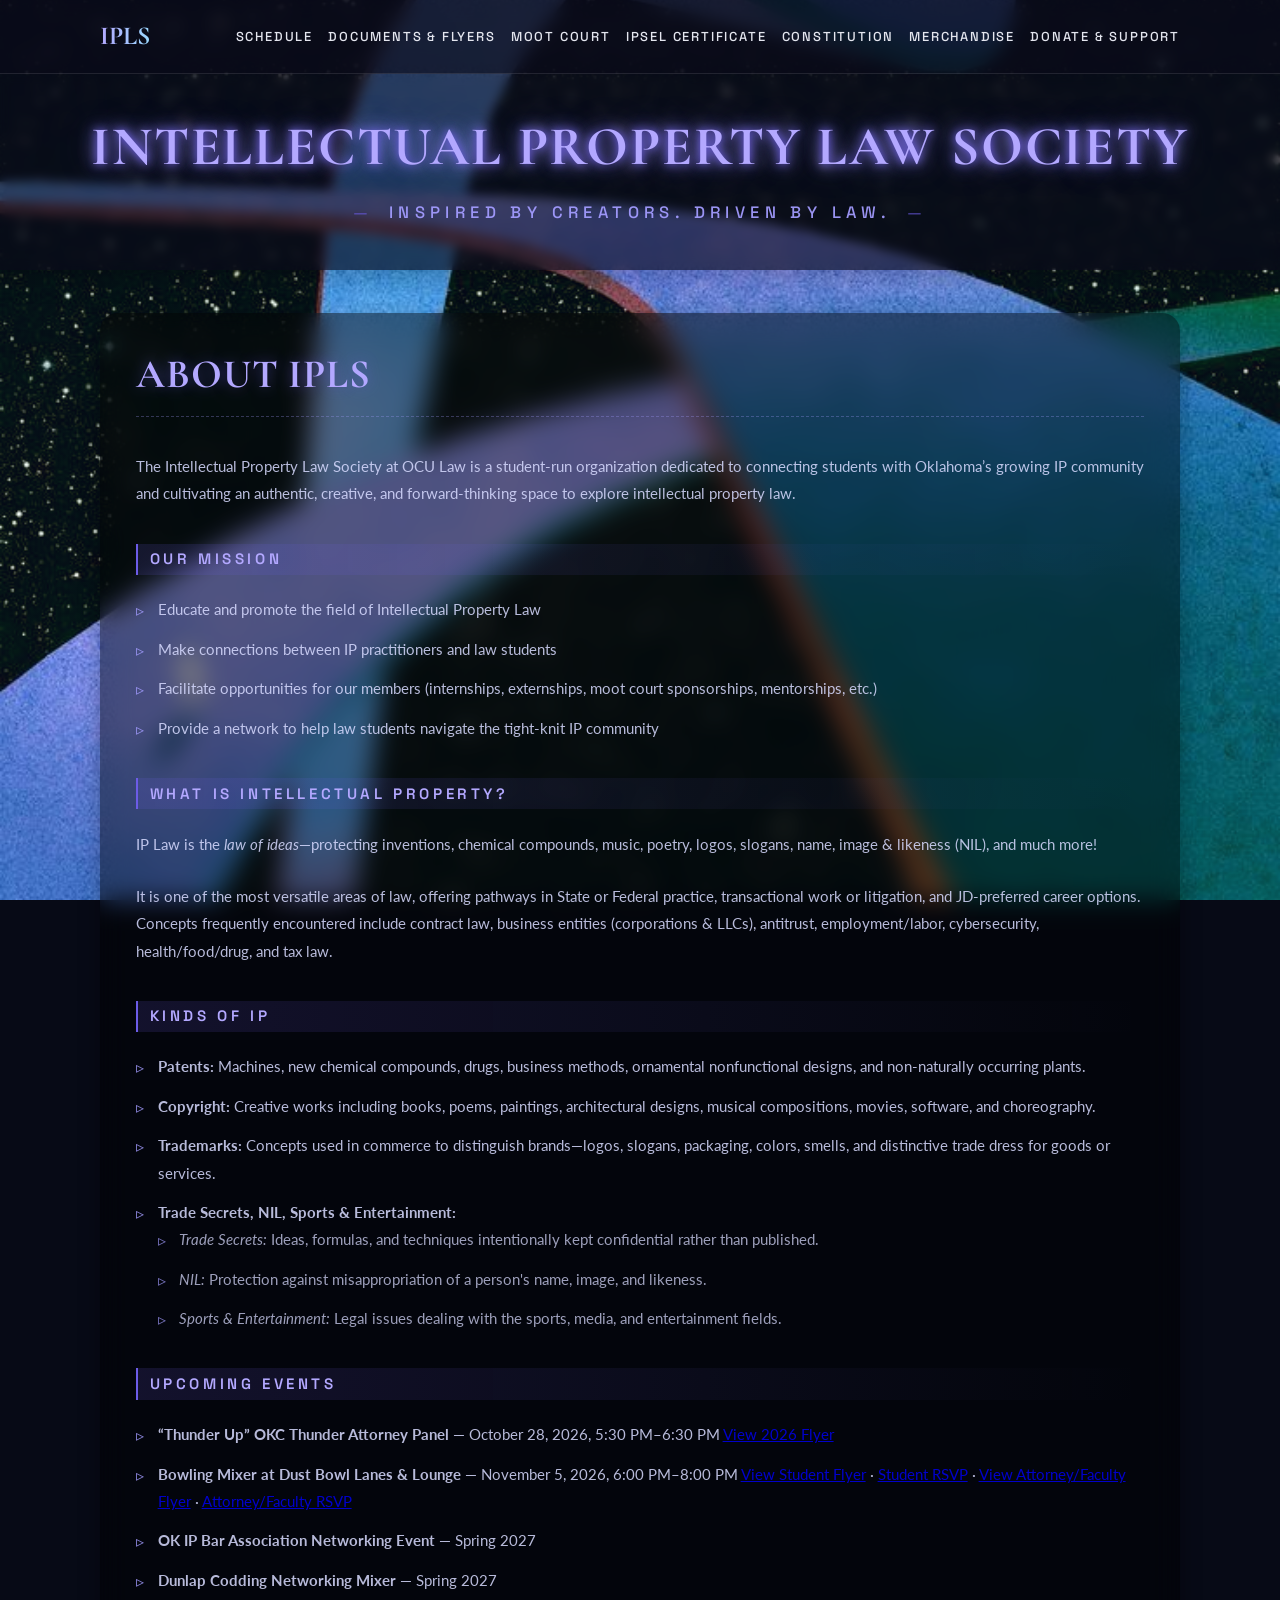
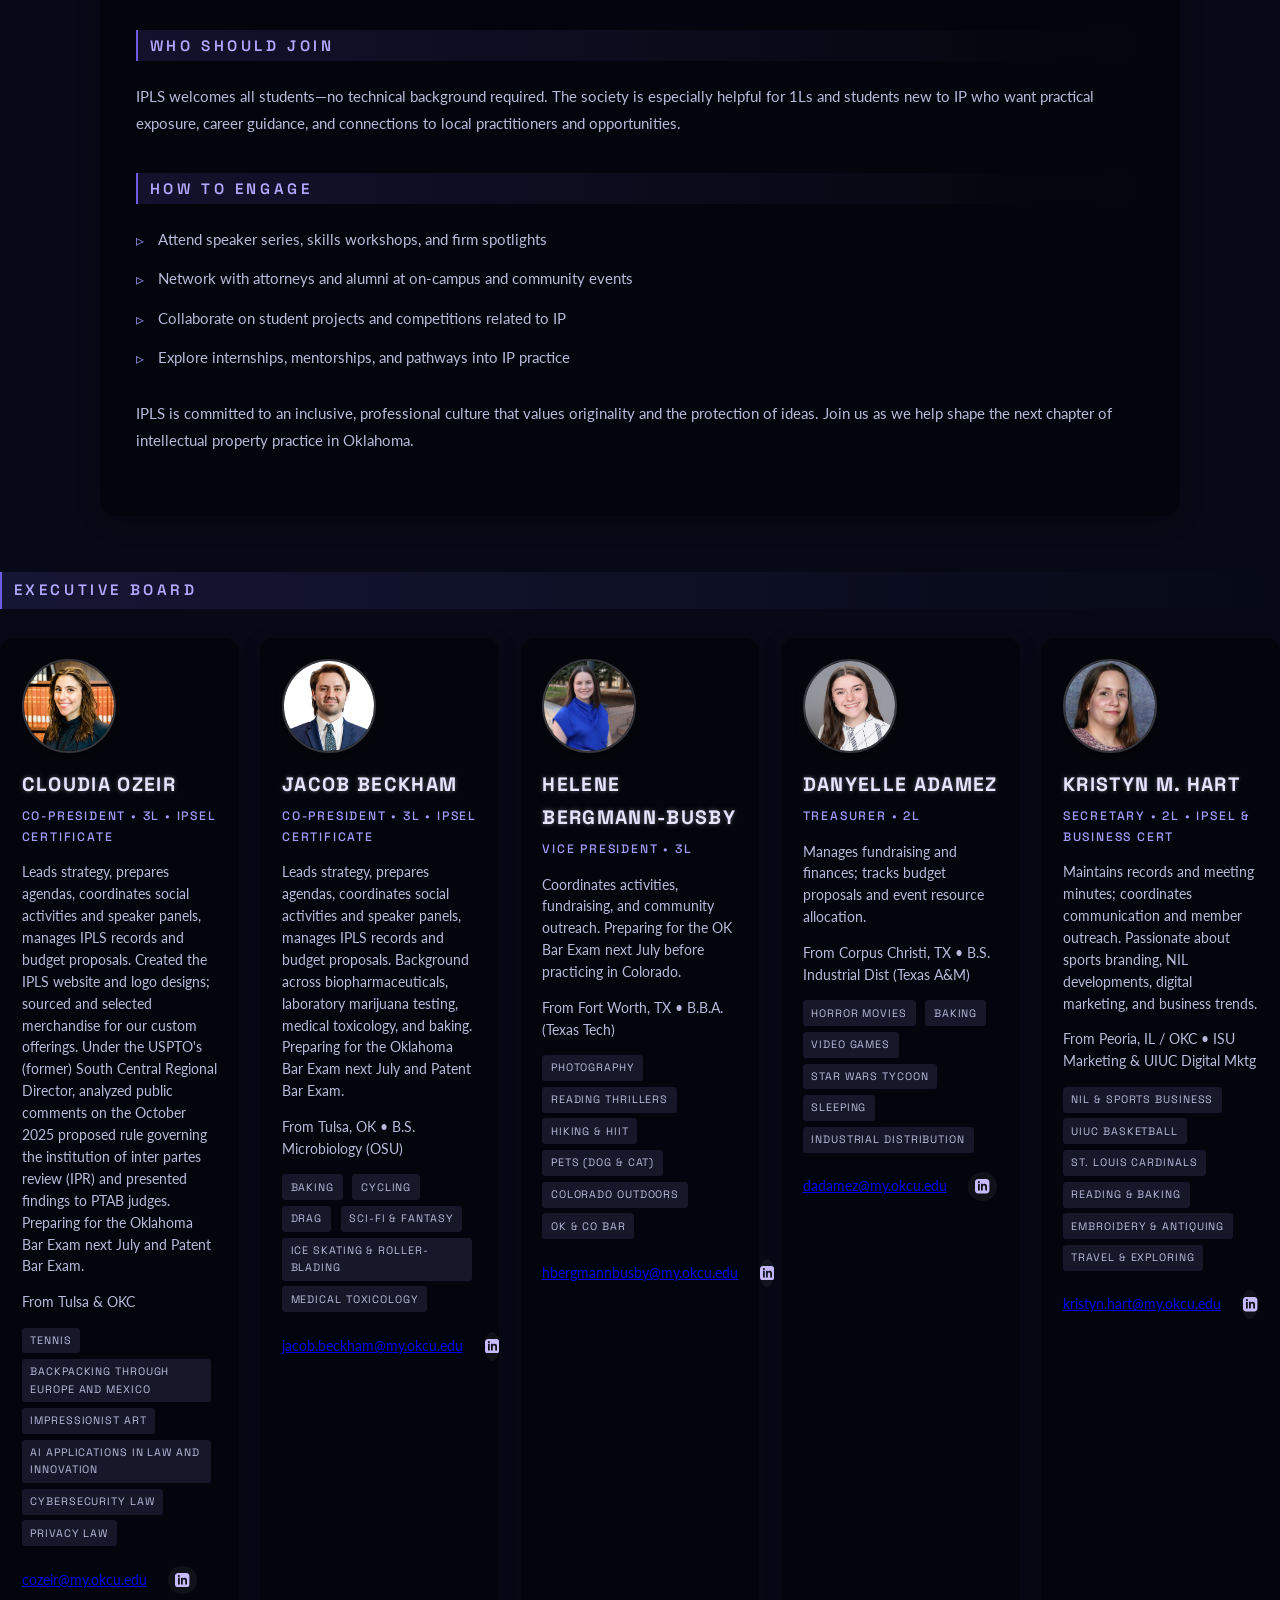
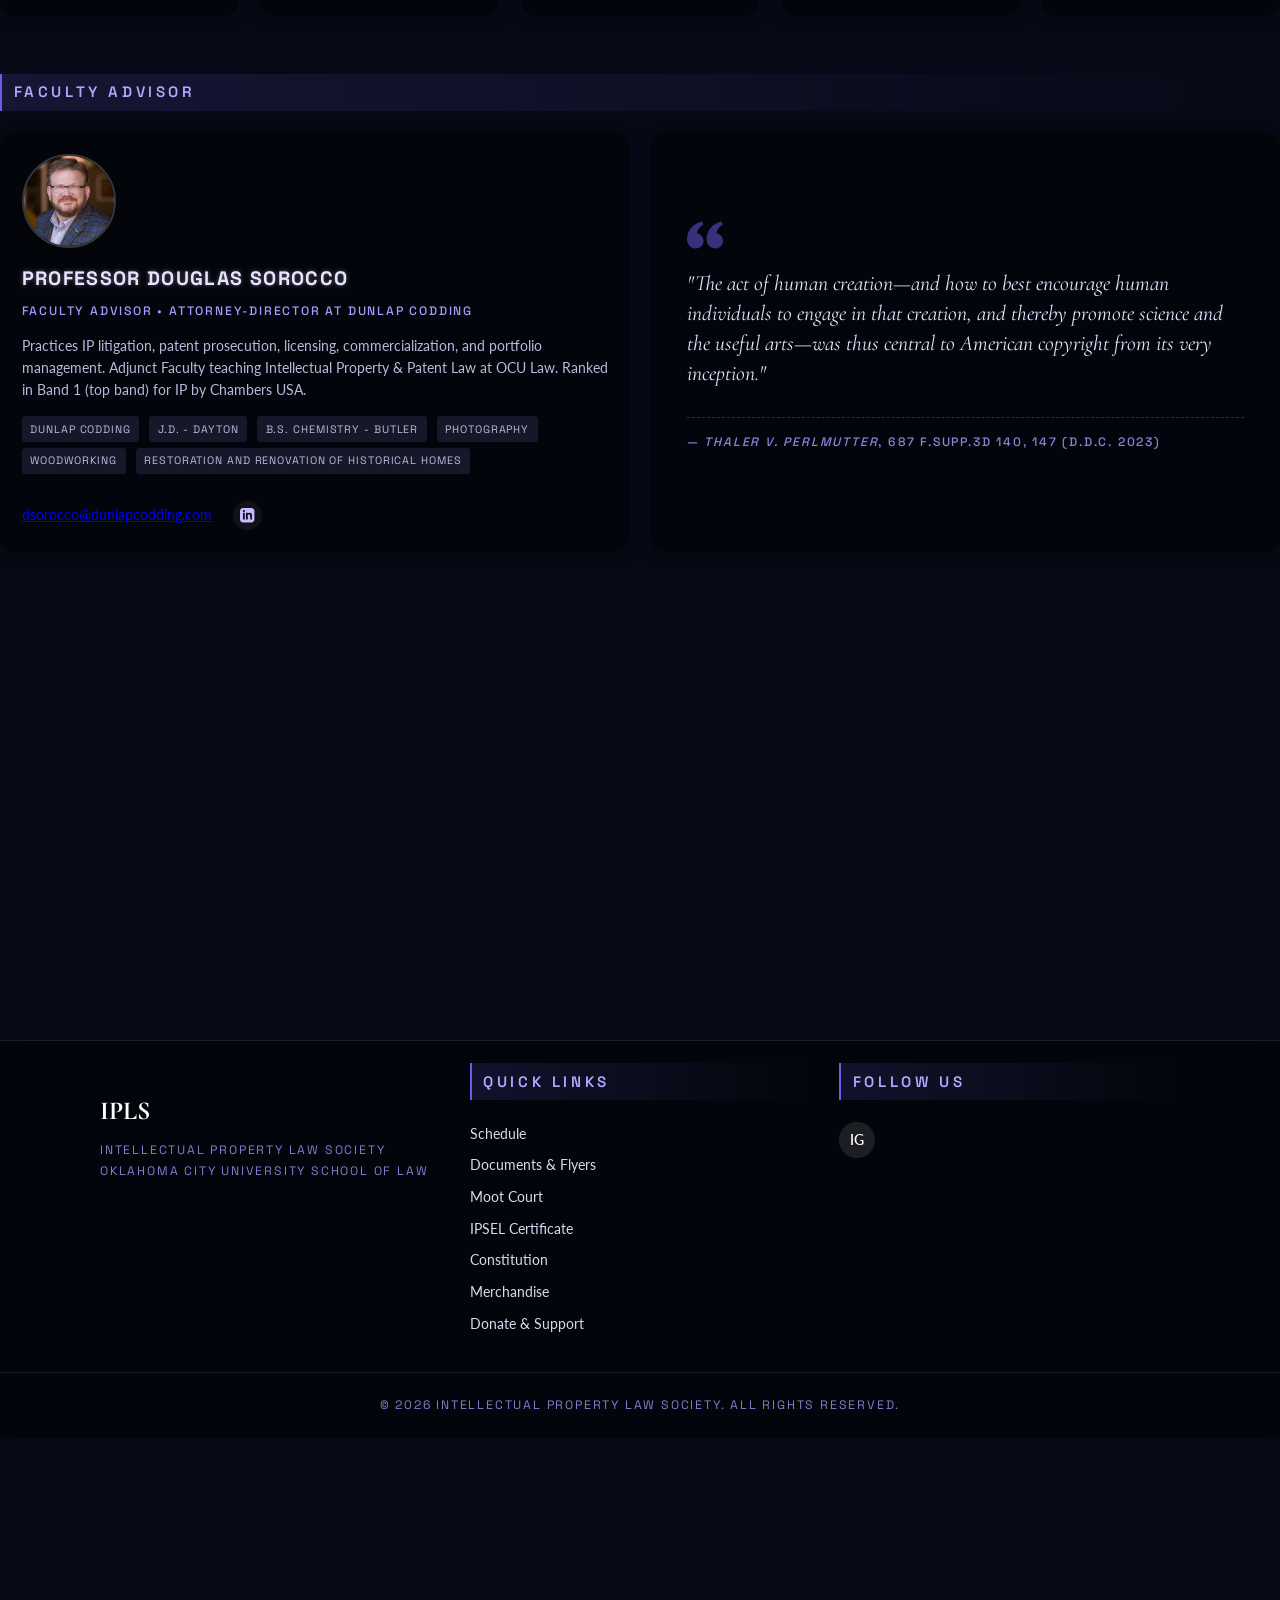
<file: index.html>
<!DOCTYPE html>
<html lang="en">

<head>
  <meta charset="utf-8" />
  <meta name="viewport" content="width=device-width, initial-scale=1" />
  <title>About IPLS • Intellectual Property Law Society</title>
  <meta name="description"
    content="Learn about the Intellectual Property Law Society (IPLS) at OCU Law—our mission, programming, and how to get involved." />

  <link rel="icon" href="assets/images/icons/favicon.png" type="image/png" />
  <link rel="stylesheet" href="assets/css/styles.css" />
  <link
    href="https://fonts.googleapis.com/css2?family=Lato:wght@400;500&family=Cormorant+Garamond:wght@600;700&family=Space+Grotesk:wght@400;500&display=swap"
    rel="stylesheet">
  <script src="assets/js/main.js" defer></script>
</head>

<body>
  <!-- Top Navigation -->
  <nav class="top-nav">
    <div class="nav-container">
      <a href="index.html" class="nav-logo">IPLS</a>
      <div class="hamburger" id="hamburger">
        <span></span>
        <span></span>
        <span></span>
      </div>
      <ul class="nav-links" id="nav-links">
        <li><a href="schedule.html">Schedule</a></li>
        <li><a href="documents.html">Documents &amp; Flyers</a></li>
        <li><a href="moot-court.html">Moot Court</a></li>
        <li><a href="ipsel.html">IPSEL Certificate</a></li>
        <li><a href="constitution.html">Constitution</a></li>
        <li><a href="merchandise.html">Merchandise</a></li>
        <li><a href="donate.html">Donate &amp; Support</a></li>
      </ul>
    </div>
  </nav>
  <!-- Aurora Shimmer Overlay -->
  <div class="aurora-shimmer"></div>

  <!-- Banner -->
  <header class="club-banner slide-up">
    <div class="container">
      <h1>Intellectual Property Law Society</h1>
      <h2>Inspired by Creators. Driven by Law.</h2>
    </div>
  </header>

  <!-- Layout -->
  <main class="layout">
    <!-- Main Card -->
    <section class="card fade-in">
      <h1>About IPLS</h1>
      <p>
        The Intellectual Property Law Society at OCU Law is a student-run organization dedicated to
        connecting students with Oklahoma’s growing IP community and cultivating an authentic, creative,
        and forward-thinking space to explore intellectual property law.
      </p>

      <h2>Our Mission</h2>
      <ul>
        <li>Educate and promote the field of Intellectual Property Law</li>
        <li>Make connections between IP practitioners and law students</li>
        <li>Facilitate opportunities for our members (internships, externships, moot court sponsorships, mentorships, etc.)</li>
        <li>Provide a network to help law students navigate the tight-knit IP community</li>
      </ul>

      <h2>What is Intellectual Property?</h2>
      <p>
        IP Law is the <em>law of ideas</em>—protecting inventions, chemical compounds, music, poetry, logos, slogans, name, image &amp; likeness (NIL), and much more!
      </p>
      <p>
        It is one of the most versatile areas of law, offering pathways in State or Federal practice, transactional work or litigation, and JD-preferred career options. Concepts frequently encountered include contract law, business entities (corporations &amp; LLCs), antitrust, employment/labor, cybersecurity, health/food/drug, and tax law.
      </p>

      <h2>Kinds of IP</h2>
      <ul>
        <li><strong>Patents:</strong> Machines, new chemical compounds, drugs, business methods, ornamental nonfunctional designs, and non-naturally occurring plants.</li>
        <li><strong>Copyright:</strong> Creative works including books, poems, paintings, architectural designs, musical compositions, movies, software, and choreography.</li>
        <li><strong>Trademarks:</strong> Concepts used in commerce to distinguish brands—logos, slogans, packaging, colors, smells, and distinctive trade dress for goods or services.</li>
        <li><strong>Trade Secrets, NIL, Sports &amp; Entertainment:</strong>
          <ul>
            <li><em>Trade Secrets:</em> Ideas, formulas, and techniques intentionally kept confidential rather than published.</li>
            <li><em>NIL:</em> Protection against misappropriation of a person's name, image, and likeness.</li>
            <li><em>Sports &amp; Entertainment:</em> Legal issues dealing with the sports, media, and entertainment fields.</li>
          </ul>
        </li>
      </ul>

      <h2>Upcoming Events</h2>
      <ul>
        <li><strong>“Thunder Up” OKC Thunder Attorney Panel</strong> — October 28, 2026, 5:30 PM–6:30 PM <a href="assets/images/flyers/Thunder_Up_Attorney_Panel_2026.png" target="_blank" rel="noopener noreferrer">View 2026 Flyer</a></li>
        <li><strong>Bowling Mixer at Dust Bowl Lanes &amp; Lounge</strong> — November 5, 2026, 6:00 PM–8:00 PM <a href="assets/images/flyers/Bowling_Mixer_2026_Student_RSVP.png" target="_blank" rel="noopener noreferrer">View Student Flyer</a> · <a href="https://docs.google.com/forms/d/e/1FAIpQLSf8Rdj8Zj1t8PhjP6ENv2BTuJMGII2a5aevQVXxZHS2TN519A/viewform" target="_blank" rel="noopener noreferrer">Student RSVP</a> · <a href="assets/images/flyers/Bowling_Mixer_2026_Attorney_Faculty_RSVP.png" target="_blank" rel="noopener noreferrer">View Attorney/Faculty Flyer</a> · <a href="https://docs.google.com/forms/d/e/1FAIpQLScb_CDO2FMUidb27ARMQMjJGCq2tlf2bSg0PaYLHhX8qkJ9dA/viewform" target="_blank" rel="noopener noreferrer">Attorney/Faculty RSVP</a></li>
        <li><strong>OK IP Bar Association Networking Event</strong> — Spring 2027</li>
        <li><strong>Dunlap Codding Networking Mixer</strong> — Spring 2027</li>
      </ul>

      <h2>Who Should Join</h2>
      <p>
        IPLS welcomes all students—no technical background required. The society is especially helpful
        for 1Ls and students new to IP who want practical exposure, career guidance, and connections to
        local practitioners and opportunities.
      </p>

      <h2>How to Engage</h2>
      <ul>
        <li>Attend speaker series, skills workshops, and firm spotlights</li>
        <li>Network with attorneys and alumni at on-campus and community events</li>
        <li>Collaborate on student projects and competitions related to IP</li>
        <li>Explore internships, mentorships, and pathways into IP practice</li>
      </ul>

      <p>
        IPLS is committed to an inclusive, professional culture that values originality and the protection of ideas.
        Join us as we help shape the next chapter of intellectual property practice in Oklahoma.
      </p>
    </section>
  </main>

  <!-- Executive Board -->
  <section class="executive-board fade-in">
    <div class="footer-inner">
      <h2 class="footer-heading">Executive Board</h2>

      <div class="board-grid">
        <article class="board-card">
          <img src="assets/images/headshots/headshot-cloudia.jpg" alt="Cloudia Ozeir" class="headshot" />
          <h3>Cloudia Ozeir</h3>
          <div class="role">Co-President • 3L • IPSEL Certificate</div>
          <p class="small">Leads strategy, prepares agendas, coordinates social activities and speaker panels, manages IPLS records and budget proposals. Created the IPLS website and logo designs; sourced and selected merchandise for our custom offerings. Under the USPTO's (former) South Central Regional Director, analyzed public comments on the October 2025 proposed rule governing the institution of inter partes review (IPR) and presented findings to PTAB judges. Preparing for the Oklahoma Bar Exam next July and Patent Bar Exam.</p>
          <p class="meta">From Tulsa &amp; OKC</p>
          <p class="meta">
            <span class="chip">Tennis</span>
            <span class="chip">Backpacking Through Europe and Mexico</span>
            <span class="chip">Impressionist art</span>
            <span class="chip">AI Applications in Law and Innovation</span>
            <span class="chip">Cybersecurity Law</span>
            <span class="chip">Privacy Law</span>
          </p>
          <div class="card-contact-row">
            <a class="mailto" href="mailto:cozeir@my.okcu.edu">cozeir@my.okcu.edu</a>
            <a href="http://www.linkedin.com/in/cloudia-ozeir-2342191b6" target="_blank" rel="noopener noreferrer"
              class="card-social-link" aria-label="LinkedIn">
              <svg viewBox="0 0 24 24">
                <path
                  d="M19 0h-14c-2.761 0-5 2.239-5 5v14c0 2.761 2.239 5 5 5h14c2.762 0 5-2.239 5-5v-14c0-2.761-2.238-5-5-5zm-11 19h-3v-11h3v11zm-1.5-12.268c-.966 0-1.75-.79-1.75-1.764s.784-1.764 1.75-1.764 1.75.79 1.75 1.764-.783 1.764-1.75 1.764zm13.5 12.268h-3v-5.604c0-3.368-4-3.113-4 0v5.604h-3v-11h3v1.765c1.396-2.586 7-2.777 7 2.476v6.759z" />
              </svg>
            </a>
          </div>
        </article>

        <article class="board-card">
          <img src="assets/images/headshots/headshot-jacob.jpg" alt="Jacob Beckham" class="headshot" style="object-position: center 15%;" />
          <h3>Jacob Beckham</h3>
          <div class="role">Co-President • 3L • IPSEL Certificate</div>
          <p class="small">Leads strategy, prepares agendas, coordinates social activities and speaker panels, manages IPLS records and budget proposals. Background across biopharmaceuticals, laboratory marijuana testing, medical toxicology, and baking. Preparing for the Oklahoma Bar Exam next July and Patent Bar Exam.</p>
          <p class="meta">From Tulsa, OK • B.S. Microbiology (OSU)</p>
          <p class="meta">
            <span class="chip">Baking</span>
            <span class="chip">Cycling</span>
            <span class="chip">Drag</span>
            <span class="chip">Sci-fi &amp; Fantasy</span>
            <span class="chip">Ice Skating &amp; Roller-Blading</span>
            <span class="chip">Medical Toxicology</span>
          </p>
          <div class="card-contact-row">
            <a class="mailto" href="mailto:jacob.beckham@my.okcu.edu">jacob.beckham@my.okcu.edu</a>
            <a href="https://www.linkedin.com/in/jacob-beckham-9871a8122/" target="_blank" rel="noopener noreferrer"
              class="card-social-link" aria-label="LinkedIn">
              <svg viewBox="0 0 24 24">
                <path
                  d="M19 0h-14c-2.761 0-5 2.239-5 5v14c0 2.761 2.239 5 5 5h14c2.762 0 5-2.239 5-5v-14c0-2.761-2.238-5-5-5zm-11 19h-3v-11h3v11zm-1.5-12.268c-.966 0-1.75-.79-1.75-1.764s.784-1.764 1.75-1.764 1.75.79 1.75 1.764-.783 1.764-1.75 1.764zm13.5 12.268h-3v-5.604c0-3.368-4-3.113-4 0v5.604h-3v-11h3v1.765c1.396-2.586 7-2.777 7 2.476v6.759z" />
              </svg>
            </a>
          </div>
        </article>

        <article class="board-card">
          <img src="assets/images/headshots/headshot-helene.jpg" alt="Helene Bergmann-Busby" class="headshot" style="object-position: center 15%;" />
          <h3>Helene Bergmann-Busby</h3>
          <div class="role">Vice President • 3L</div>
          <p class="small">Coordinates activities, fundraising, and community outreach. Preparing for the OK Bar Exam next July before practicing in Colorado.</p>
          <p class="meta">From Fort Worth, TX • B.B.A. (Texas Tech)</p>
          <p class="meta">
            <span class="chip">Photography</span>
            <span class="chip">Reading Thrillers</span>
            <span class="chip">Hiking &amp; HIIT</span>
            <span class="chip">Pets (Dog &amp; Cat)</span>
            <span class="chip">Colorado Outdoors</span>
            <span class="chip">OK &amp; CO Bar</span>
          </p>
          <div class="card-contact-row">
            <a class="mailto" href="mailto:hbergmannbusby@my.okcu.edu">hbergmannbusby@my.okcu.edu</a>
            <a href="https://www.linkedin.com/in/helene-bergmann-busby-0b5a11346/" target="_blank" rel="noopener noreferrer"
              class="card-social-link" aria-label="LinkedIn">
              <svg viewBox="0 0 24 24">
                <path
                  d="M19 0h-14c-2.761 0-5 2.239-5 5v14c0 2.761 2.239 5 5 5h14c2.762 0 5-2.239 5-5v-14c0-2.761-2.238-5-5-5zm-11 19h-3v-11h3v11zm-1.5-12.268c-.966 0-1.75-.79-1.75-1.764s.784-1.764 1.75-1.764 1.75.79 1.75 1.764-.783 1.764-1.75 1.764zm13.5 12.268h-3v-5.604c0-3.368-4-3.113-4 0v5.604h-3v-11h3v1.765c1.396-2.586 7-2.777 7 2.476v6.759z" />
              </svg>
            </a>
          </div>
        </article>

        <article class="board-card">
          <img src="assets/images/headshots/headshot-dani.jpg" alt="Danyelle Adamez" class="headshot" style="object-position: center 15%;" />
          <h3>Danyelle Adamez</h3>
          <div class="role">Treasurer • 2L</div>
          <p class="small">Manages fundraising and finances; tracks budget proposals and event resource allocation.</p>
          <p class="meta">From Corpus Christi, TX • B.S. Industrial Dist (Texas A&amp;M)</p>
          <p class="meta">
            <span class="chip">Horror Movies</span>
            <span class="chip">Baking</span>
            <span class="chip">Video Games</span>
            <span class="chip">Star Wars Tycoon</span>
            <span class="chip">Sleeping</span>
            <span class="chip">Industrial Distribution</span>
          </p>
          <div class="card-contact-row">
            <a class="mailto" href="mailto:dadamez@my.okcu.edu">dadamez@my.okcu.edu</a>
            <a href="https://www.linkedin.com/in/danyelle-adamez-203907265/" target="_blank" rel="noopener noreferrer"
              class="card-social-link" aria-label="LinkedIn">
              <svg viewBox="0 0 24 24">
                <path
                  d="M19 0h-14c-2.761 0-5 2.239-5 5v14c0 2.761 2.239 5 5 5h14c2.762 0 5-2.239 5-5v-14c0-2.761-2.238-5-5-5zm-11 19h-3v-11h3v11zm-1.5-12.268c-.966 0-1.75-.79-1.75-1.764s.784-1.764 1.75-1.764 1.75.79 1.75 1.764-.783 1.764-1.75 1.764zm13.5 12.268h-3v-5.604c0-3.368-4-3.113-4 0v5.604h-3v-11h3v1.765c1.396-2.586 7-2.777 7 2.476v6.759z" />
              </svg>
            </a>
          </div>
        </article>

        <article class="board-card">
          <img src="assets/images/headshots/headshot-kristyn.jpg" alt="Kristyn M. Hart" class="headshot" style="object-position: center 15%;" />
          <h3>Kristyn M. Hart</h3>
          <div class="role">Secretary • 2L • IPSEL &amp; Business Cert</div>
          <p class="small">Maintains records and meeting minutes; coordinates communication and member outreach. Passionate about sports branding, NIL developments, digital marketing, and business trends.</p>
          <p class="meta">From Peoria, IL / OKC • ISU Marketing &amp; UIUC Digital Mktg</p>
          <p class="meta">
            <span class="chip">NIL &amp; Sports Business</span>
            <span class="chip">UIUC Basketball</span>
            <span class="chip">St. Louis Cardinals</span>
            <span class="chip">Reading &amp; Baking</span>
            <span class="chip">Embroidery &amp; Antiquing</span>
            <span class="chip">Travel &amp; Exploring</span>
          </p>
          <div class="card-contact-row">
            <a class="mailto" href="mailto:kristyn.hart@my.okcu.edu">kristyn.hart@my.okcu.edu</a>
            <a href="https://www.linkedin.com/in/kristyn-hart-4bbba824b/" target="_blank" rel="noopener noreferrer"
              class="card-social-link" aria-label="LinkedIn">
              <svg viewBox="0 0 24 24">
                <path
                  d="M19 0h-14c-2.761 0-5 2.239-5 5v14c0 2.761 2.239 5 5 5h14c2.762 0 5-2.239 5-5v-14c0-2.761-2.238-5-5-5zm-11 19h-3v-11h3v11zm-1.5-12.268c-.966 0-1.75-.79-1.75-1.764s.784-1.764 1.75-1.764 1.75.79 1.75 1.764-.783 1.764-1.75 1.764zm13.5 12.268h-3v-5.604c0-3.368-4-3.113-4 0v5.604h-3v-11h3v1.765c1.396-2.586 7-2.777 7 2.476v6.759z" />
              </svg>
            </a>
          </div>
        </article>
      </div>

      <!-- Advisor Section -->
      <h2 class="footer-heading" style="margin-top: 4rem;">Faculty Advisor</h2>
      <div class="advisor-grid" style="display: grid; grid-template-columns: repeat(auto-fit, minmax(300px, 1fr)); gap: 1.5rem;">
        
        <article class="board-card">
          <img src="assets/images/headshots/headshot-douglas.jpg" alt="Professor Douglas Sorocco" class="headshot" style="object-position: center 15%;" />
          <h3>Professor Douglas Sorocco</h3>
          <div class="role">Faculty Advisor • Attorney-Director at Dunlap Codding</div>
          <p class="small">Practices IP litigation, patent prosecution, licensing, commercialization, and portfolio management. Adjunct Faculty teaching Intellectual Property &amp; Patent Law at OCU Law. Ranked in Band 1 (top band) for IP by Chambers USA.</p>
          
          <p class="meta" style="margin-top: 1rem;">
            <span class="chip">Dunlap Codding</span>
            <span class="chip">J.D. - Dayton</span>
            <span class="chip">B.S. Chemistry - Butler</span>
            <span class="chip">Photography</span>
            <span class="chip">Woodworking</span>
            <span class="chip">Restoration and renovation of historical homes</span>
          </p>
          
          <div class="card-contact-row" style="margin-top: 1.5rem;">
            <a class="mailto" href="mailto:dsorocco@dunlapcodding.com">dsorocco@dunlapcodding.com</a>
            <a href="https://www.linkedin.com/in/douglassorocco/" target="_blank" rel="noopener noreferrer"
              class="card-social-link" aria-label="LinkedIn">
              <svg viewBox="0 0 24 24">
                <path
                  d="M19 0h-14c-2.761 0-5 2.239-5 5v14c0 2.761 2.239 5 5 5h14c2.762 0 5-2.239 5-5v-14c0-2.761-2.238-5-5-5zm-11 19h-3v-11h3v11zm-1.5-12.268c-.966 0-1.75-.79-1.75-1.764s.784-1.764 1.75-1.764 1.75.79 1.75 1.764-.783 1.764-1.75 1.764zm13.5 12.268h-3v-5.604c0-3.368-4-3.113-4 0v5.604h-3v-11h3v1.765c1.396-2.586 7-2.777 7 2.476v6.759z" />
              </svg>
            </a>
          </div>
        </article>

        <!-- Quote Card -->
        <article class="board-card" style="display: flex; flex-direction: column; justify-content: center; padding: 3rem 2.5rem;">
          <svg style="width: 40px; height: 40px; fill: #6c5ce7; opacity: 0.5; margin-bottom: 1rem;" viewBox="0 0 24 24"><path d="M13 14.725c0-5.141 3.892-10.519 10-11.725l.984 2.126c-2.215.835-4.163 3.742-4.38 5.746 2.491.392 4.396 2.547 4.396 5.149 0 3.182-2.584 4.979-5.199 4.979-3.015 0-5.801-2.305-5.801-6.275zm-13 0c0-5.141 3.892-10.519 10-11.725l.984 2.126c-2.215.835-4.163 3.742-4.38 5.746 2.491.392 4.396 2.547 4.396 5.149 0 3.182-2.584 4.979-5.199 4.979-3.015 0-5.801-2.305-5.801-6.275z"/></svg>
          <blockquote style="margin: 0; font-family: 'Cormorant Garamond', serif; font-size: 1.5rem; line-height: 1.4; color: #e8e4ff; font-style: italic;">
            "The act of human creation—and how to best encourage human individuals to engage in that creation, and thereby promote science and the useful arts—was thus central to American copyright from its very inception."
          </blockquote>
          <p class="role" style="margin-top: 2rem; border-top: 1px dashed rgba(162, 155, 254, 0.3); padding-top: 1rem; color: #a29bfe; font-size: 0.85rem; white-space: nowrap;">— <i>Thaler v. Perlmutter</i>, 687 F.Supp.3d 140, 147 (D.D.C. 2023)</p>
        </article>
      </div>
    </div>
  </section>

  <!-- Contact & Newsletter -->
  <section class="engage-section fade-in">
    <div class="engage-container">
      <div class="contact-form-box">
        <h2>Contact Us</h2>
        <form id="contactForm">
          <input type="text" id="name" placeholder="Your Name" required />
          <input type="email" id="email" placeholder="Your Email" required />
          <textarea id="message" rows="4" placeholder="Your Message" required></textarea>
          <button type="submit" class="btn">Send Message</button>
        </form>
      </div>
      <div class="social-invitation-box">
        <h2>Follow Us on Instagram</h2>
        <p style="color: #d8dbff; line-height: 1.6; margin-bottom: 1rem;">
          Stay connected with the Intellectual Property Law Society! Follow our official Instagram page for upcoming event announcements, attorney panel highlights, meeting recaps, guest speaker spotlights, and behind-the-scenes OCU Law moments.
        </p>
        <div style="margin-top: auto; text-align: center;">
          <a href="https://www.instagram.com/iplaw_society/" target="_blank" rel="noopener noreferrer" class="btn-instagram">
            Follow Us on Instagram
          </a>
        </div>
      </div>
    </div>
  </section>

  <!-- Site Footer -->
  <footer class="site-footer">
    <div class="footer-inner">
      <div class="footer-grid">
        <div class="footer-brand">
          <h3>IPLS</h3>
          <p>Intellectual Property Law Society<br>Oklahoma City University School of Law</p>
        </div>
        <div class="footer-links">
          <h4>Quick Links</h4>
          <ul>
            <li><a href="schedule.html">Schedule</a></li>
            <li><a href="documents.html">Documents &amp; Flyers</a></li>
            <li><a href="moot-court.html">Moot Court</a></li>
            <li><a href="ipsel.html">IPSEL Certificate</a></li>
            <li><a href="constitution.html">Constitution</a></li>
            <li><a href="merchandise.html">Merchandise</a></li>
            <li><a href="donate.html">Donate &amp; Support</a></li>
          </ul>
        </div>
        <div class="footer-social">
          <h4>Follow Us</h4>
          <div class="social-icons">
            <a href="https://www.instagram.com/iplaw_society/" target="_blank" rel="noopener noreferrer" class="social-icon" title="Follow Us on Instagram">IG</a>
          </div>
        </div>
      </div>
      <div class="footer-bottom">
        <p>&copy; 2026 Intellectual Property Law Society. All rights reserved.</p>
      </div>
    </div>
  </footer>
</body>

</html>
</file>
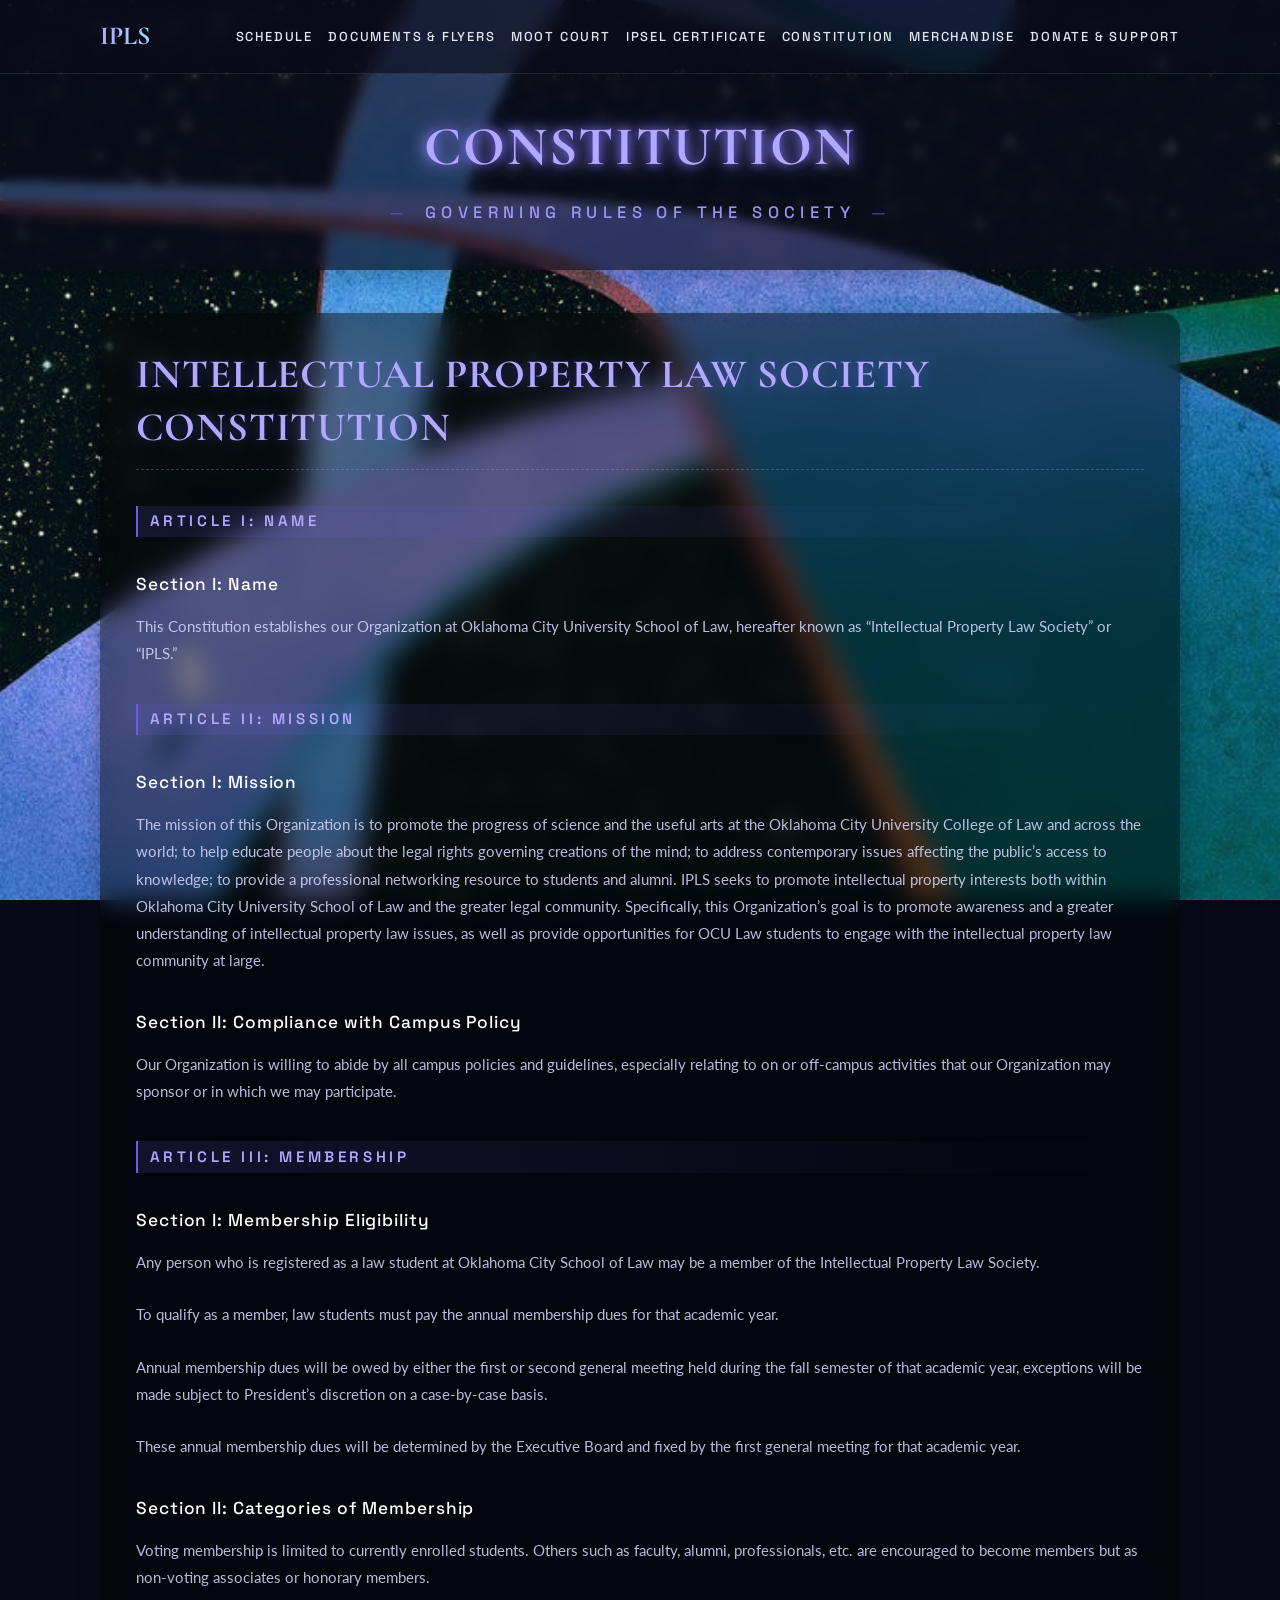
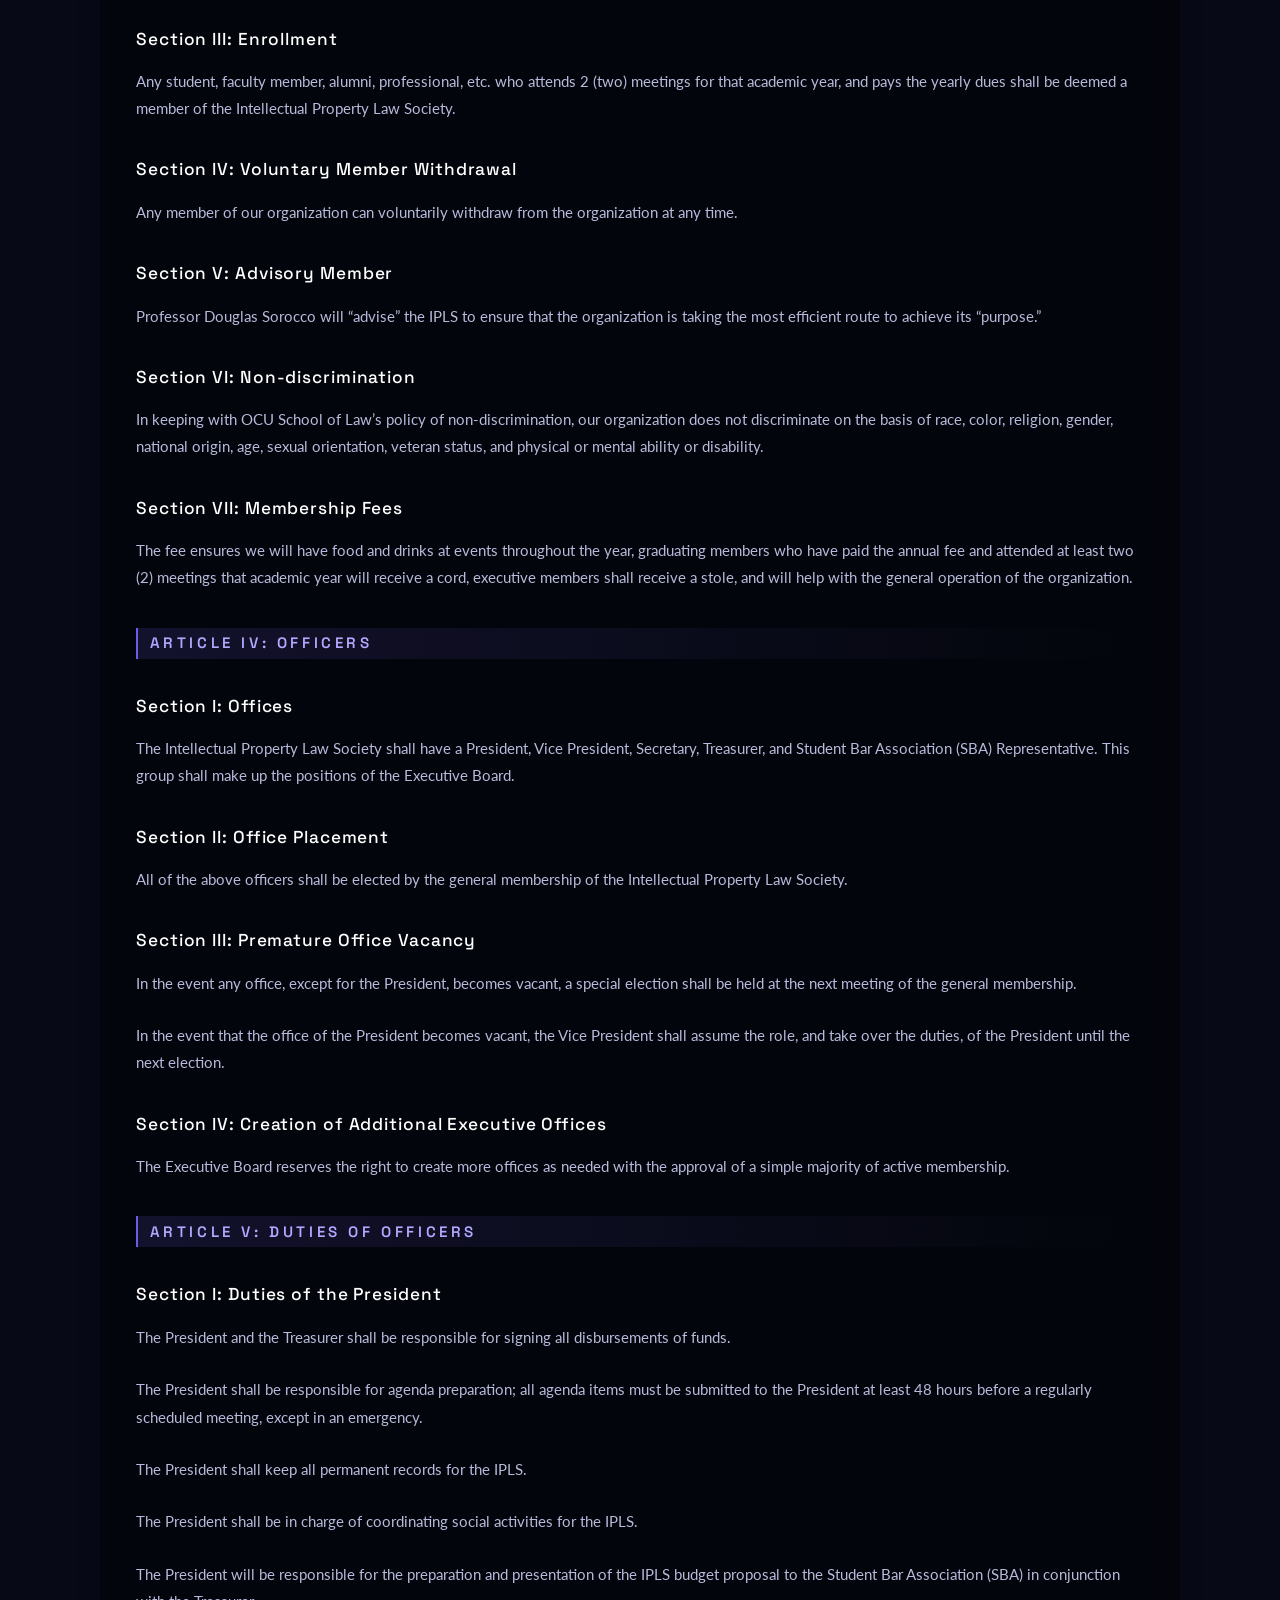
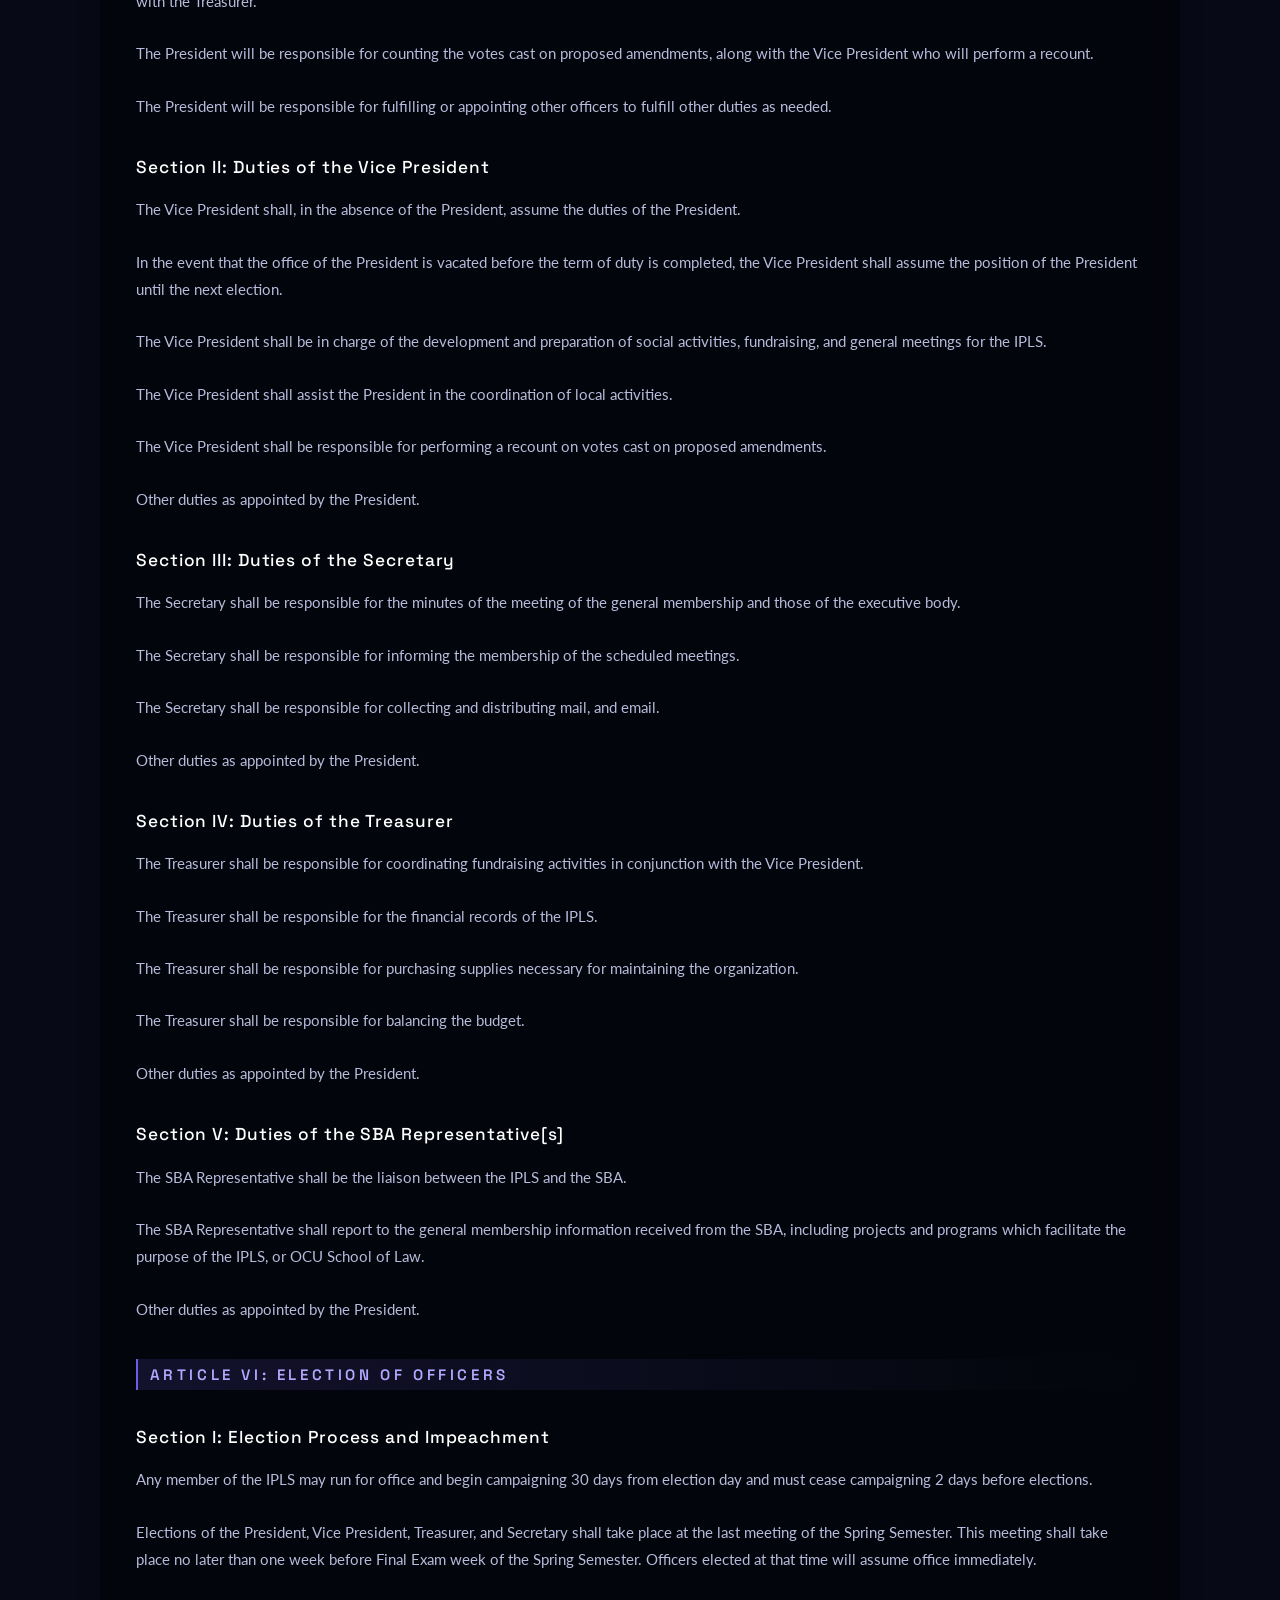
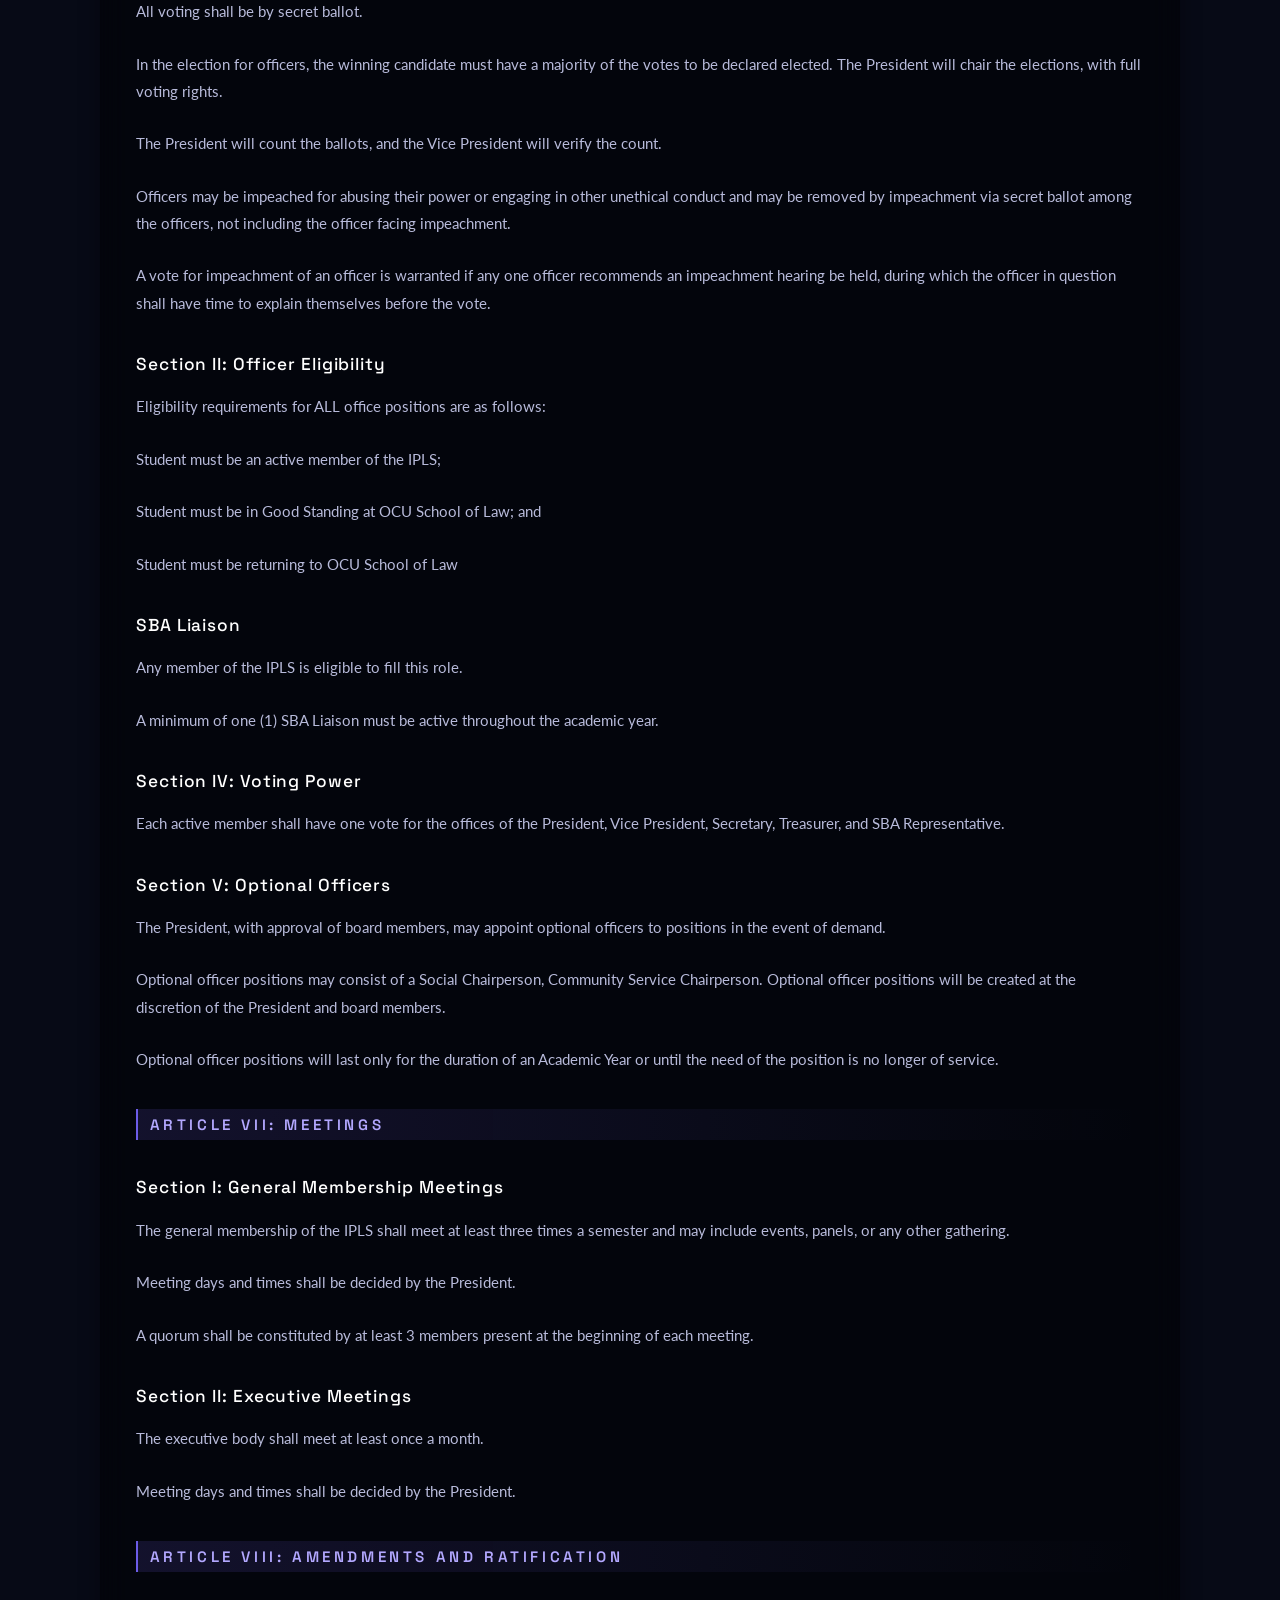
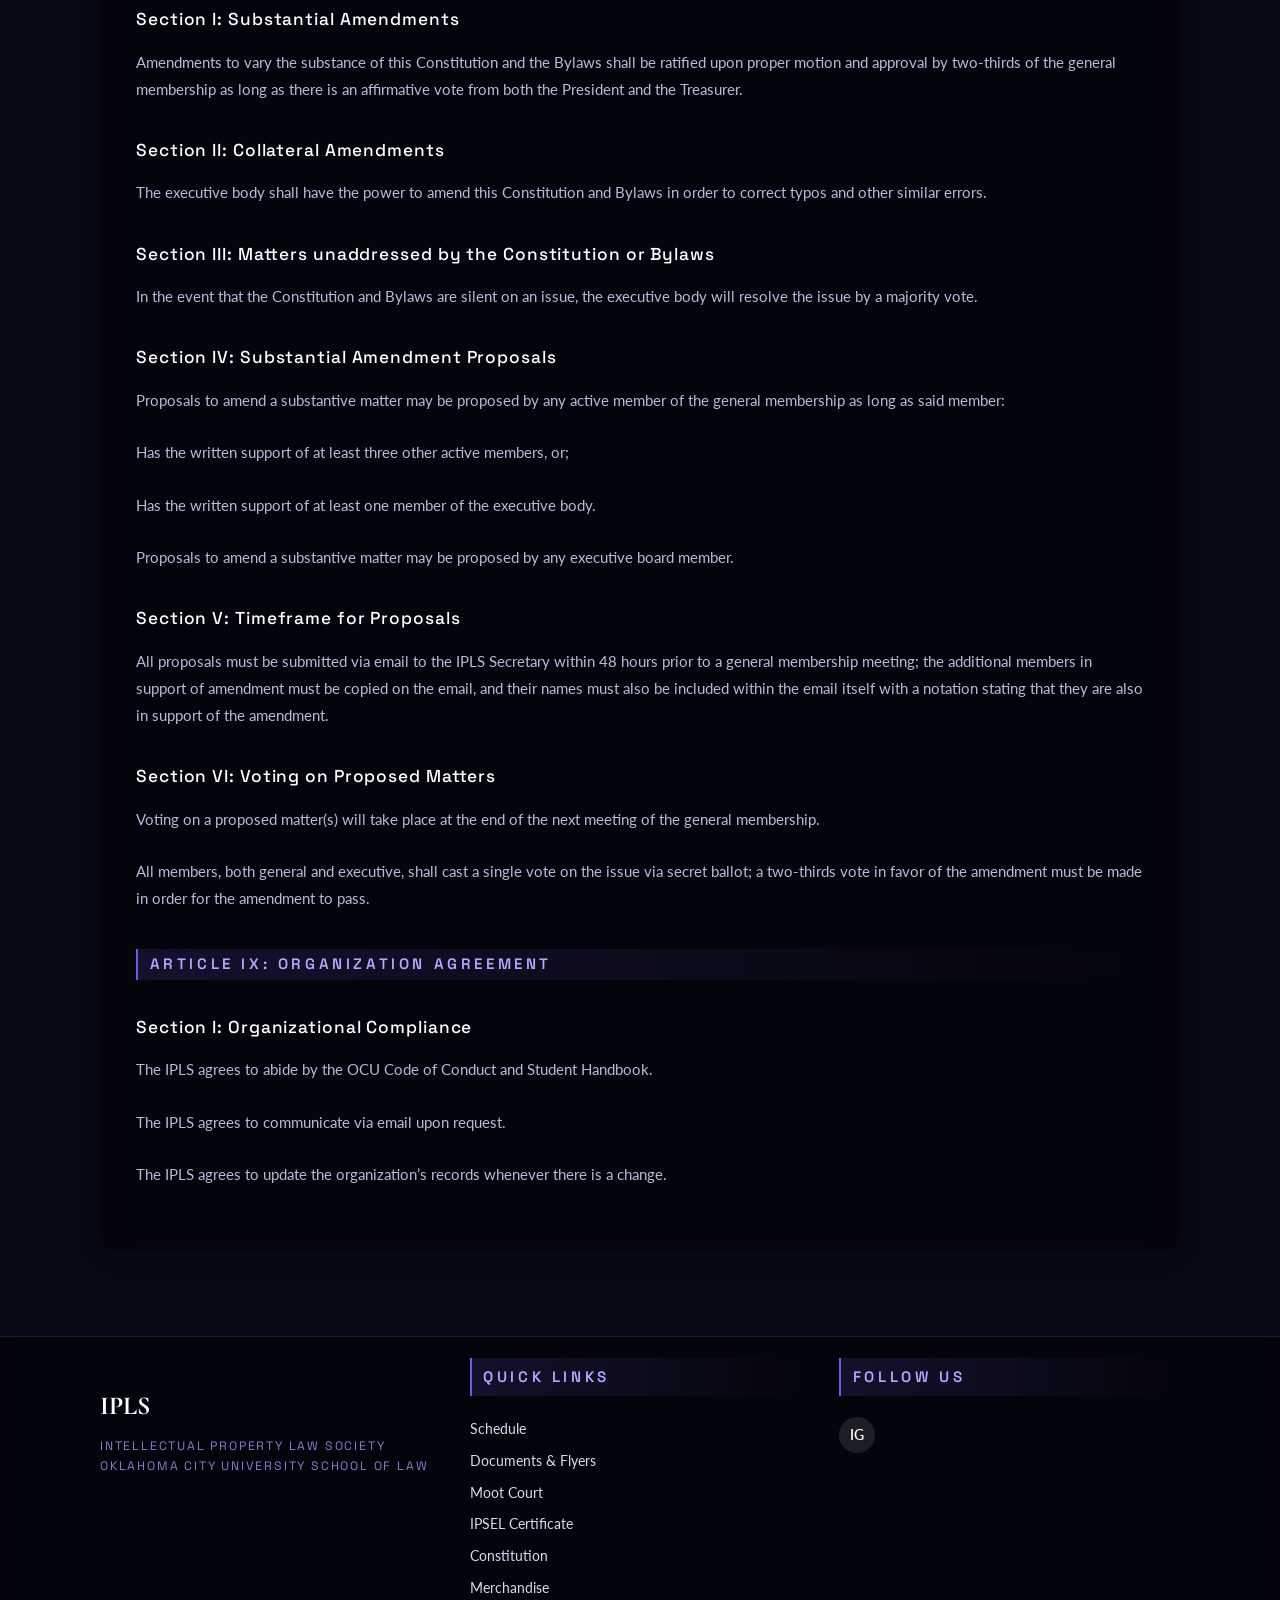
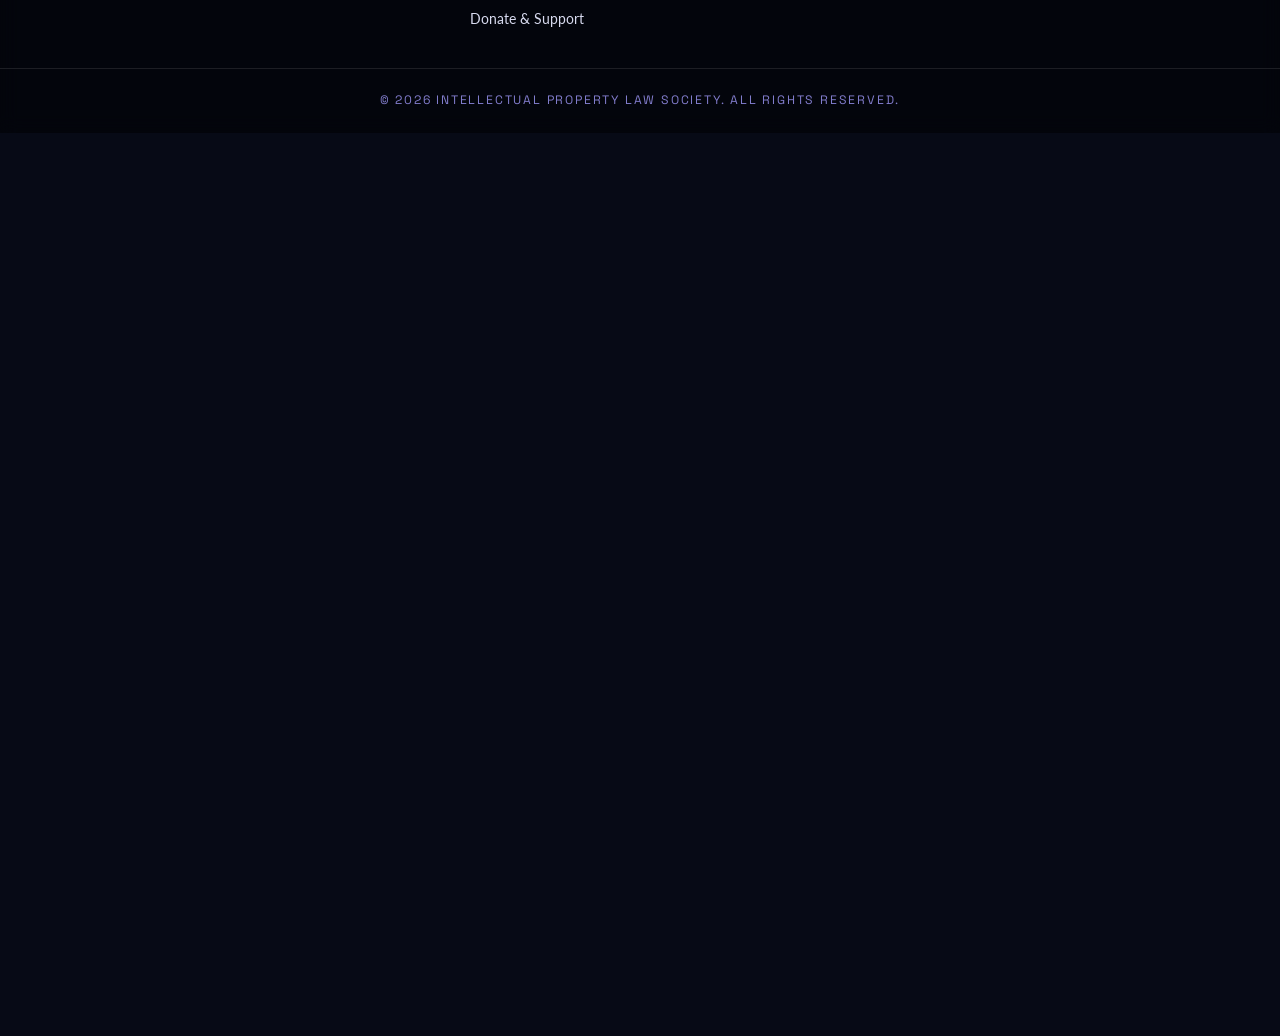
<file: constitution.html>
<!DOCTYPE html>
<html lang="en">

<head>
  <meta charset="utf-8" />
  <meta name="viewport" content="width=device-width, initial-scale=1" />
  <title>Constitution • Intellectual Property Law Society</title>
  <link rel="icon" href="assets/images/icons/favicon.png" type="image/png" />
  <link rel="stylesheet" href="assets/css/styles.css" />
  <link
    href="https://fonts.googleapis.com/css2?family=Lato:wght@400;500&family=Cormorant+Garamond:wght@600;700&family=Space+Grotesk:wght@400;500&display=swap"
    rel="stylesheet">
  <script src="assets/js/main.js" defer></script>
</head>

<body>
  <!-- Top Navigation -->
  <nav class="top-nav">
    <div class="nav-container">
      <a href="index.html" class="nav-logo">IPLS</a>
      <div class="hamburger" id="hamburger">
        <span></span>
        <span></span>
        <span></span>
      </div>
      <ul class="nav-links" id="nav-links">
        <li><a href="schedule.html">Schedule</a></li>
        <li><a href="documents.html">Documents &amp; Flyers</a></li>
        <li><a href="moot-court.html">Moot Court</a></li>
        <li><a href="ipsel.html">IPSEL Certificate</a></li>
        <li><a href="constitution.html" class="active">Constitution</a></li>
        <li><a href="merchandise.html">Merchandise</a></li>
        <li><a href="donate.html">Donate &amp; Support</a></li>
      </ul>
    </div>
  </nav>

  <!-- Aurora Shimmer Overlay -->
  <div class="aurora-shimmer"></div>

  <!-- Banner -->
  <header class="club-banner slide-up">
    <div class="container">
      <h1>Constitution</h1>
      <h2>Governing Rules of the Society</h2>
    </div>
  </header>

  <!-- Layout -->
  <main class="layout">
    <section class="card">
      <h1>Intellectual Property Law Society Constitution</h1>
      <h2>Article I: Name</h2>
      <h3>Section I: Name</h3>
      <p>This Constitution establishes our Organization at Oklahoma City University School of Law, hereafter known as “Intellectual Property Law Society” or “IPLS.”</p>
      <h2>Article II: Mission</h2>
      <h3>Section I: Mission</h3>
      <p>The mission of this Organization is to promote the progress of science and the useful arts at the Oklahoma City University College of Law and across the world; to help educate people about the legal rights governing creations of the mind; to address contemporary issues affecting the public’s access to knowledge; to provide a professional networking resource to students and alumni. IPLS seeks to promote intellectual property interests both within Oklahoma City University School of Law and the greater legal community. Specifically, this Organization’s goal is to promote awareness and a greater understanding of intellectual property law issues, as well as provide opportunities for OCU Law students to engage with the intellectual property law community at large.</p>
      <h3>Section II: Compliance with Campus Policy</h3>
      <p>Our Organization is willing to abide by all campus policies and guidelines, especially relating to on or off-campus activities that our Organization may sponsor or in which we may participate.</p>
      <h2>Article III: Membership</h2>
      <h3>Section I: Membership Eligibility</h3>
      <p>Any person who is registered as a law student at Oklahoma City School of Law may be a member of the Intellectual Property Law Society.</p>
      <p>To qualify as a member, law students must pay the annual membership dues for that academic year.</p>
      <p>Annual membership dues will be owed by either the first or second general meeting held during the fall semester of that academic year, exceptions will be made subject to President’s discretion on a case-by-case basis.</p>
      <p>These annual membership dues will be determined by the Executive Board and fixed by the first general meeting for that academic year.</p>
      <h3>Section II: Categories of Membership</h3>
      <p>Voting membership is limited to currently enrolled students. Others such as faculty, alumni, professionals, etc. are encouraged to become members but as non-voting associates or honorary members.</p>
      <h3>Section III: Enrollment</h3>
      <p>Any student, faculty member, alumni, professional, etc. who attends 2 (two) meetings for that academic year, and pays the yearly dues shall be deemed a member of the Intellectual Property Law Society.</p>
      <h3>Section IV: Voluntary Member Withdrawal</h3>
      <p>Any member of our organization can voluntarily withdraw from the organization at any time.</p>
      <h3>Section V: Advisory Member</h3>
      <p>Professor Douglas Sorocco will “advise” the IPLS to ensure that the organization is taking the most efficient route to achieve its “purpose.”</p>
      <h3>Section VI: Non-discrimination</h3>
      <p>In keeping with OCU School of Law’s policy of non-discrimination, our organization does not discriminate on the basis of race, color, religion, gender, national origin, age, sexual orientation, veteran status, and physical or mental ability or disability.</p>
      <h3>Section VII: Membership Fees</h3>
      <p>The fee ensures we will have food and drinks at events throughout the year, graduating members who have paid the annual fee and attended at least two (2) meetings that academic year will receive a cord, executive members shall receive a stole, and will help with the general operation of the organization.</p>
      <h2>Article IV: Officers</h2>
      <h3>Section I: Offices</h3>
      <p>The Intellectual Property Law Society shall have a President, Vice President, Secretary, Treasurer, and Student Bar Association (SBA) Representative. This group shall make up the positions of the Executive Board.</p>
      <h3>Section II: Office Placement</h3>
      <p>All of the above officers shall be elected by the general membership of the Intellectual Property Law Society.</p>
      <h3>Section III: Premature Office Vacancy</h3>
      <p>In the event any office, except for the President, becomes vacant, a special election shall be held at the next meeting of the general membership.</p>
      <p>In the event that the office of the President becomes vacant, the Vice President shall assume the role, and take over the duties, of the President until the next election.</p>
      <h3>Section IV: Creation of Additional Executive Offices</h3>
      <p>The Executive Board reserves the right to create more offices as needed with the approval of a simple majority of active membership.</p>
      <h2>Article V: Duties of Officers</h2>
      <h3>Section I: Duties of the President</h3>
      <p>The President and the Treasurer shall be responsible for signing all disbursements of funds.</p>
      <p>The President shall be responsible for agenda preparation; all agenda items must be submitted to the President at least 48 hours before a regularly scheduled meeting, except in an emergency.</p>
      <p>The President shall keep all permanent records for the IPLS.</p>
      <p>The President shall be in charge of coordinating social activities for the IPLS.</p>
      <p>The President will be responsible for the preparation and presentation of the IPLS budget proposal to the Student Bar Association (SBA) in conjunction with the Treasurer.</p>
      <p>The President will be responsible for counting the votes cast on proposed amendments, along with the Vice President who will perform a recount.</p>
      <p>The President will be responsible for fulfilling or appointing other officers to fulfill other duties as needed.</p>
      <h3>Section II: Duties of the Vice President</h3>
      <p>The Vice President shall, in the absence of the President, assume the duties of the President.</p>
      <p>In the event that the office of the President is vacated before the term of duty is completed, the Vice President shall assume the position of the President until the next election.</p>
      <p>The Vice President shall be in charge of the development and preparation of social activities, fundraising, and general meetings for the IPLS.</p>
      <p>The Vice President shall assist the President in the coordination of local activities.</p>
      <p>The Vice President shall be responsible for performing a recount on votes cast on proposed amendments.</p>
      <p>Other duties as appointed by the President.</p>
      <h3>Section III: Duties of the Secretary</h3>
      <p>The Secretary shall be responsible for the minutes of the meeting of the general membership and those of the executive body.</p>
      <p>The Secretary shall be responsible for informing the membership of the scheduled meetings.</p>
      <p>The Secretary shall be responsible for collecting and distributing mail, and email.</p>
      <p>Other duties as appointed by the President.</p>
      <h3>Section IV: Duties of the Treasurer</h3>
      <p>The Treasurer shall be responsible for coordinating fundraising activities in conjunction with the Vice President.</p>
      <p>The Treasurer shall be responsible for the financial records of the IPLS.</p>
      <p>The Treasurer shall be responsible for purchasing supplies necessary for maintaining the organization.</p>
      <p>The Treasurer shall be responsible for balancing the budget.</p>
      <p>Other duties as appointed by the President.</p>
      <h3>Section V: Duties of the SBA Representative[s]</h3>
      <p>The SBA Representative shall be the liaison between the IPLS and the SBA.</p>
      <p>The SBA Representative shall report to the general membership information received from the SBA, including projects and programs which facilitate the purpose of the IPLS, or OCU School of Law.</p>
      <p>Other duties as appointed by the President.</p>
      <h2>Article VI: Election of Officers</h2>
      <h3>Section I: Election Process and Impeachment</h3>
      <p>Any member of the IPLS may run for office and begin campaigning 30 days from election day and must cease campaigning 2 days before elections.</p>
      <p>Elections of the President, Vice President, Treasurer, and Secretary shall take place at the last meeting of the Spring Semester. This meeting shall take place no later than one week before Final Exam week of the Spring Semester. Officers elected at that time will assume office immediately.</p>
      <p>All voting shall be by secret ballot.</p>
      <p>In the election for officers, the winning candidate must have a majority of the votes to be declared elected. The President will chair the elections, with full voting rights.</p>
      <p>The President will count the ballots, and the Vice President will verify the count.</p>
      <p>Officers may be impeached for abusing their power or engaging in other unethical conduct and may be removed by impeachment via secret ballot among the officers, not including the officer facing impeachment.</p>
      <p>A vote for impeachment of an officer is warranted if any one officer recommends an impeachment hearing be held, during which the officer in question shall have time to explain themselves before the vote.</p>
      <h3>Section II: Officer Eligibility</h3>
      <p>Eligibility requirements for ALL office positions are as follows:</p>
      <p>Student must be an active member of the IPLS;</p>
      <p>Student must be in Good Standing at OCU School of Law; and</p>
      <p>Student must be returning to OCU School of Law</p>
      <h3>SBA Liaison</h3>
      <p>Any member of the IPLS is eligible to fill this role.</p>
      <p>A minimum of one (1)  SBA Liaison must be active throughout the academic year.</p>
      <h3>Section IV: Voting Power</h3>
      <p>Each active member shall have one vote for the offices of the President, Vice President, Secretary, Treasurer, and SBA Representative.</p>
      <h3>Section V: Optional Officers</h3>
      <p>The President, with approval of board members, may appoint optional officers to positions in the event of demand.</p>
      <p>Optional officer positions may consist of a Social Chairperson, Community Service Chairperson. Optional officer positions will be created at the discretion of the President and board members.</p>
      <p>Optional officer positions will last only for the duration of an Academic Year or until the need of the position is no longer of service.</p>
      <h2>Article VII: Meetings</h2>
      <h3>Section I: General Membership Meetings</h3>
      <p>The general membership of the IPLS shall meet at least three times a semester and may include events, panels, or any other gathering.</p>
      <p>Meeting days and times shall be decided by the President.</p>
      <p>A quorum shall be constituted by at least 3 members present at the beginning of each meeting.</p>
      <h3>Section II: Executive Meetings</h3>
      <p>The executive body shall meet at least once a month.</p>
      <p>Meeting days and times shall be decided by the President.</p>
      <h2>Article VIII: Amendments and Ratification</h2>
      <h3>Section I: Substantial Amendments</h3>
      <p>Amendments to vary the substance of this Constitution and the Bylaws shall be ratified upon proper motion and approval by two-thirds of the general membership as long as there is an affirmative vote from both the President and the Treasurer.</p>
      <h3>Section II: Collateral Amendments</h3>
      <p>The executive body shall have the power to amend this Constitution and Bylaws in order to correct typos and other similar errors.</p>
      <h3>Section III: Matters unaddressed by the Constitution or Bylaws</h3>
      <p>In the event that the Constitution and Bylaws are silent on an issue, the executive body will resolve the issue by a majority vote.</p>
      <h3>Section IV: Substantial Amendment Proposals</h3>
      <p>Proposals to amend a substantive matter may be proposed by any active member of the general membership as long as said member:</p>
      <p>Has the written support of at least three other active members, or;</p>
      <p>Has the written support of at least one member of the executive body.</p>
      <p>Proposals to amend a substantive matter may be proposed by any executive board member.</p>
      <h3>Section V: Timeframe for Proposals</h3>
      <p>All proposals must be submitted via email to the IPLS Secretary within 48 hours prior to a general membership meeting; the additional members in support of amendment must be copied on the email, and their names must also be included within the email itself with a notation stating that they are also in support of the amendment.</p>
      <h3>Section VI: Voting on Proposed Matters</h3>
      <p>Voting on a proposed matter(s) will take place at the end of the next meeting of the general membership.</p>
      <p>All members, both general and executive, shall cast a single vote on the issue via secret ballot; a two-thirds vote in favor of the amendment must be made in order for the amendment to pass.</p>
      <h2>Article IX: Organization Agreement</h2>
      <h3>Section I: Organizational Compliance</h3>
      <p>The IPLS agrees to abide by the OCU Code of Conduct and Student Handbook.</p>
      <p>The IPLS agrees to communicate via email upon request.</p>
      <p>The IPLS agrees to update the organization’s records whenever there is a change.</p>
    </section>
  </main>

  <!-- Site Footer -->
  <footer class="site-footer">
    <div class="footer-inner">
      <div class="footer-grid">
        <div class="footer-brand">
          <h3>IPLS</h3>
          <p>Intellectual Property Law Society<br>Oklahoma City University School of Law</p>
        </div>
        <div class="footer-links">
          <h4>Quick Links</h4>
          <ul>
            <li><a href="schedule.html">Schedule</a></li>
            <li><a href="documents.html">Documents &amp; Flyers</a></li>
            <li><a href="moot-court.html">Moot Court</a></li>
            <li><a href="ipsel.html">IPSEL Certificate</a></li>
            <li><a href="constitution.html">Constitution</a></li>
            <li><a href="merchandise.html">Merchandise</a></li>
            <li><a href="donate.html">Donate &amp; Support</a></li>
          </ul>
        </div>
        <div class="footer-social">
          <h4>Follow Us</h4>
          <div class="social-icons">
            <a href="https://www.instagram.com/iplaw_society/" target="_blank" rel="noopener noreferrer" class="social-icon" title="Follow Us on Instagram">IG</a>
          </div>
        </div>
      </div>
      <div class="footer-bottom">
        <p>&copy; 2026 Intellectual Property Law Society. All rights reserved.</p>
      </div>
    </div>
  </footer>
</body>

</html>
</file>
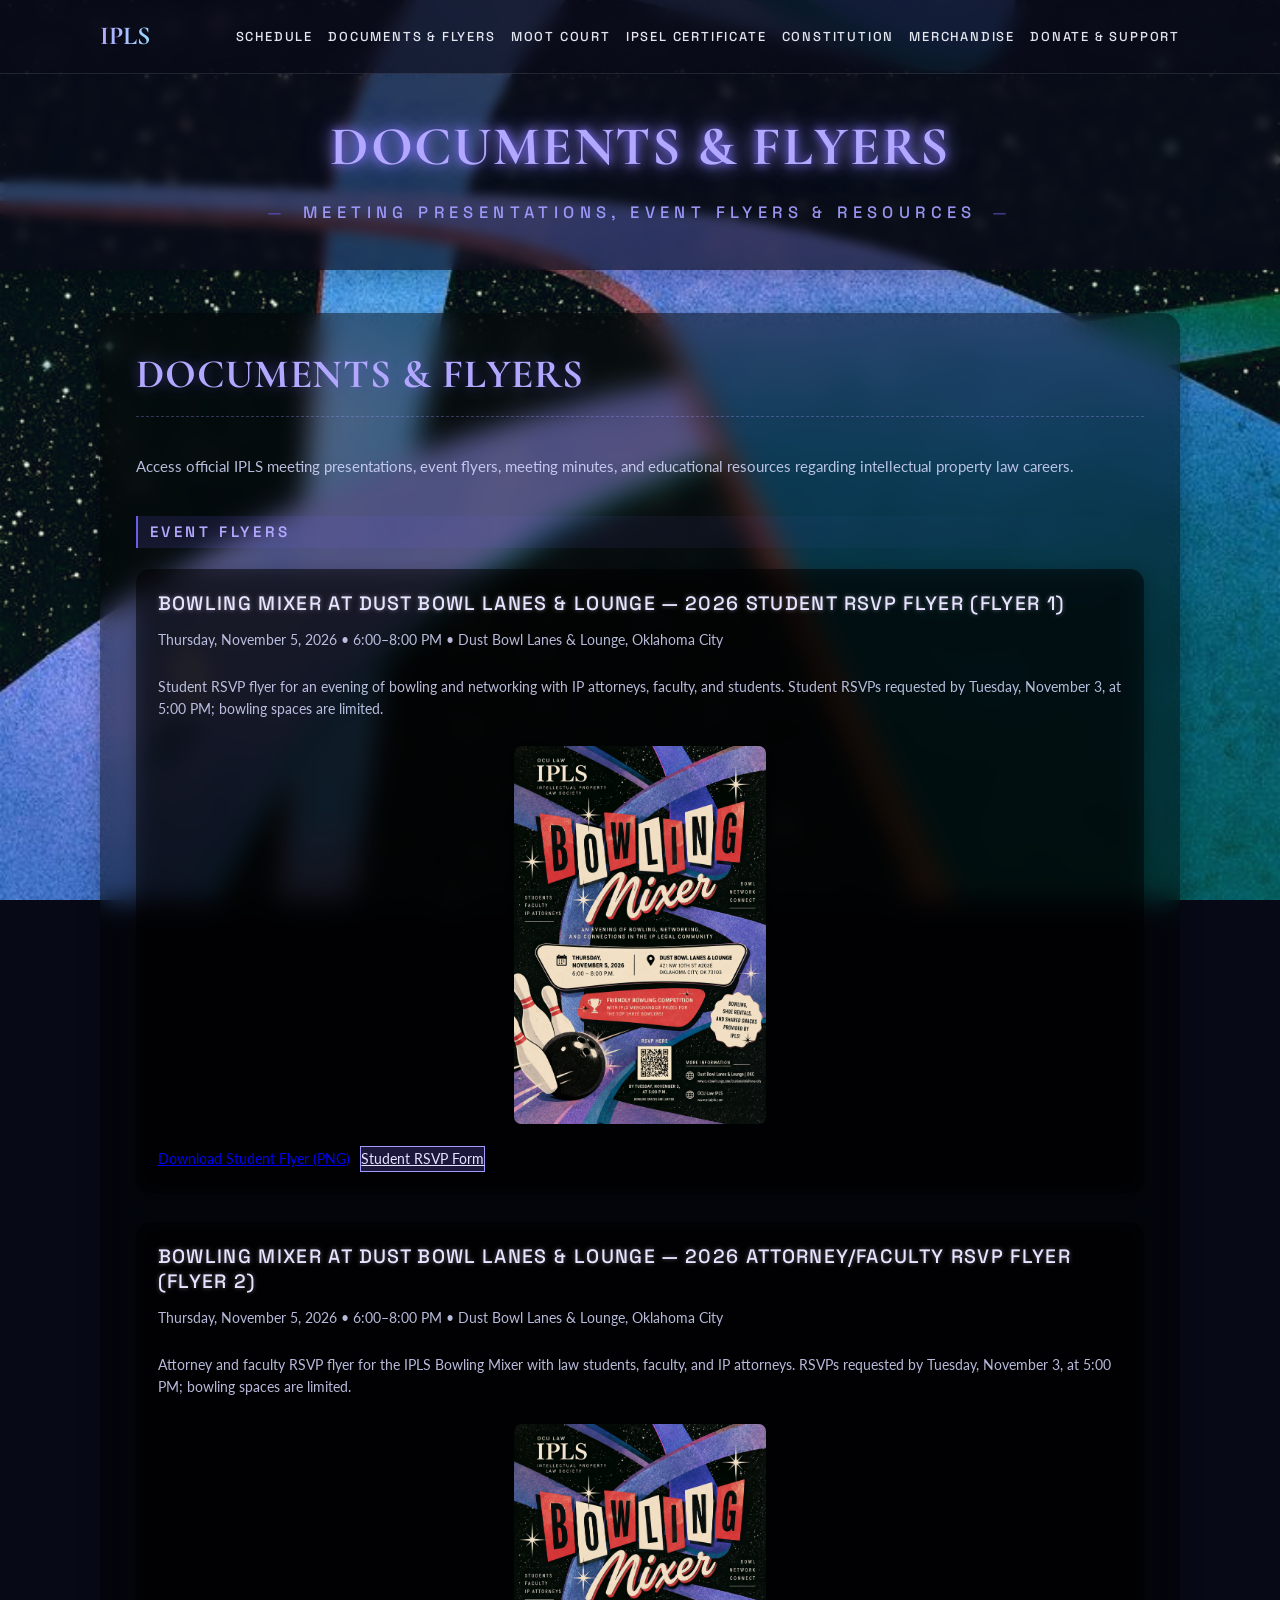
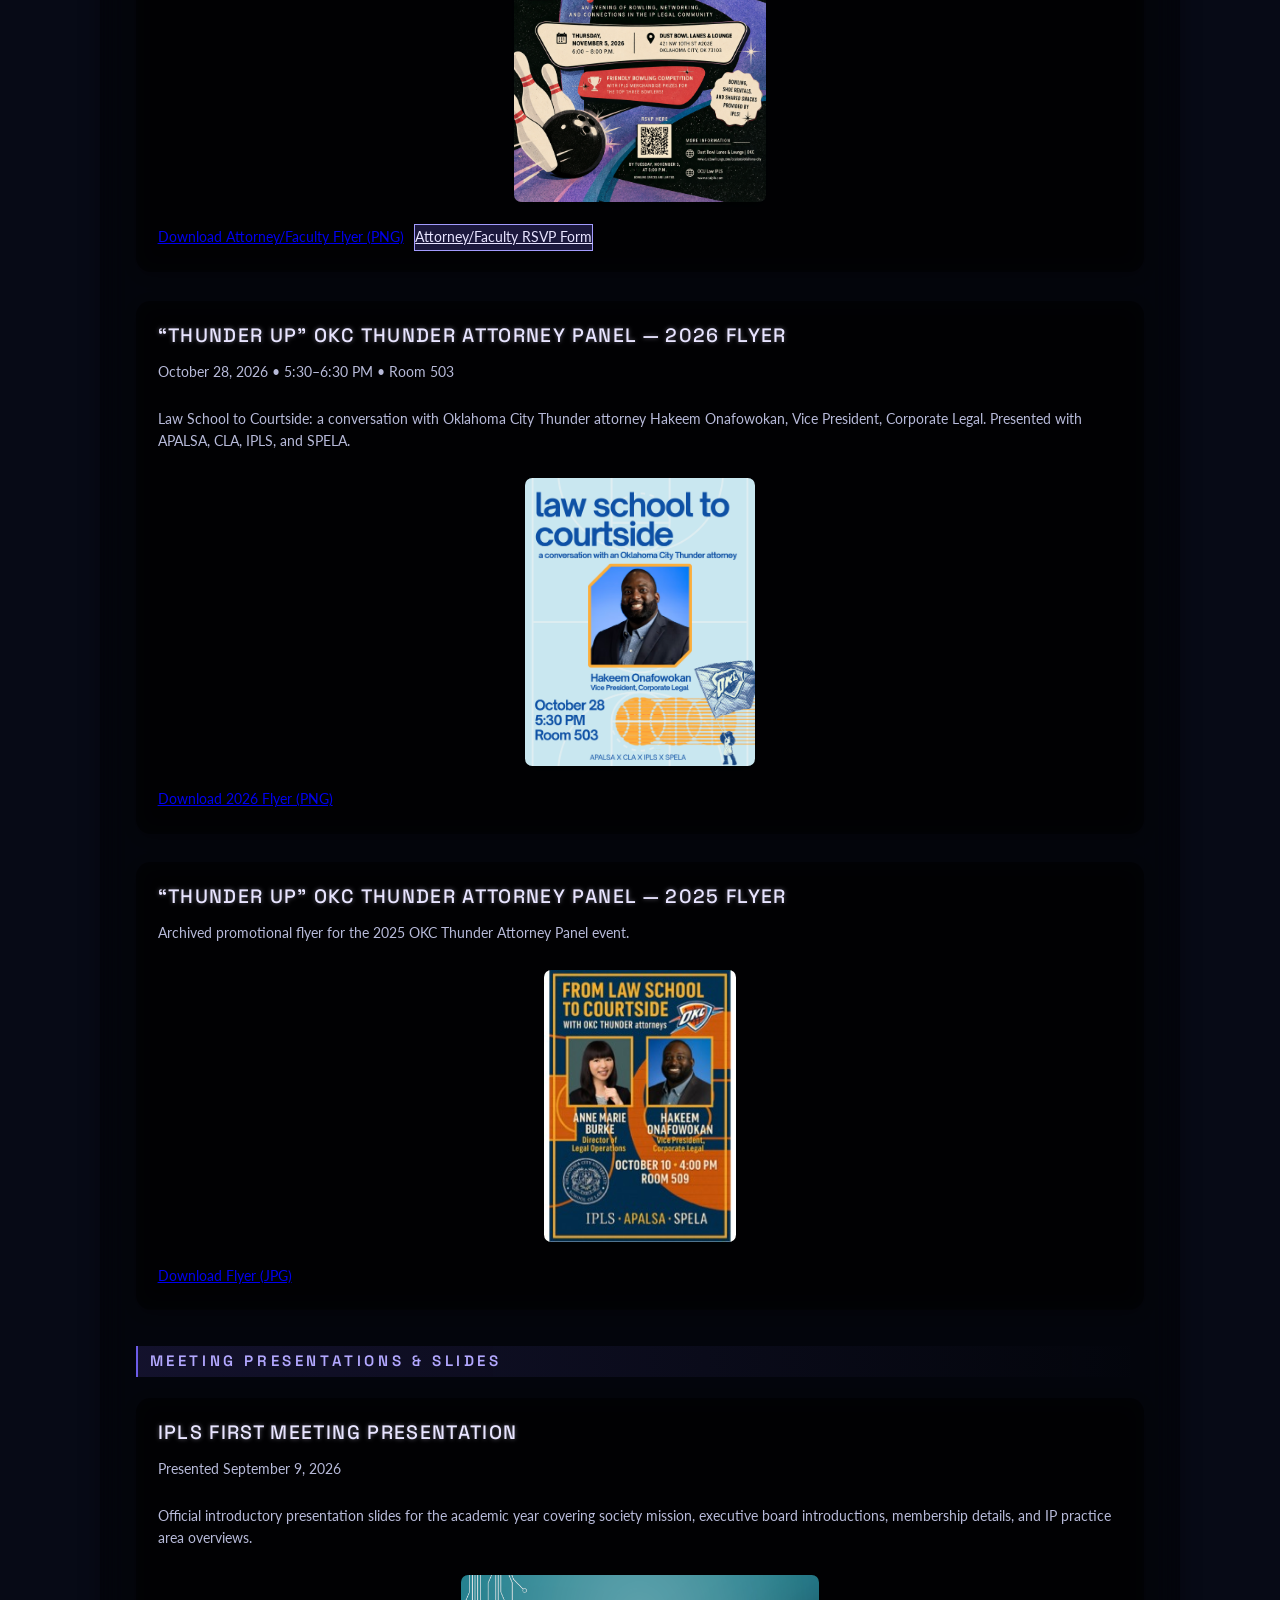
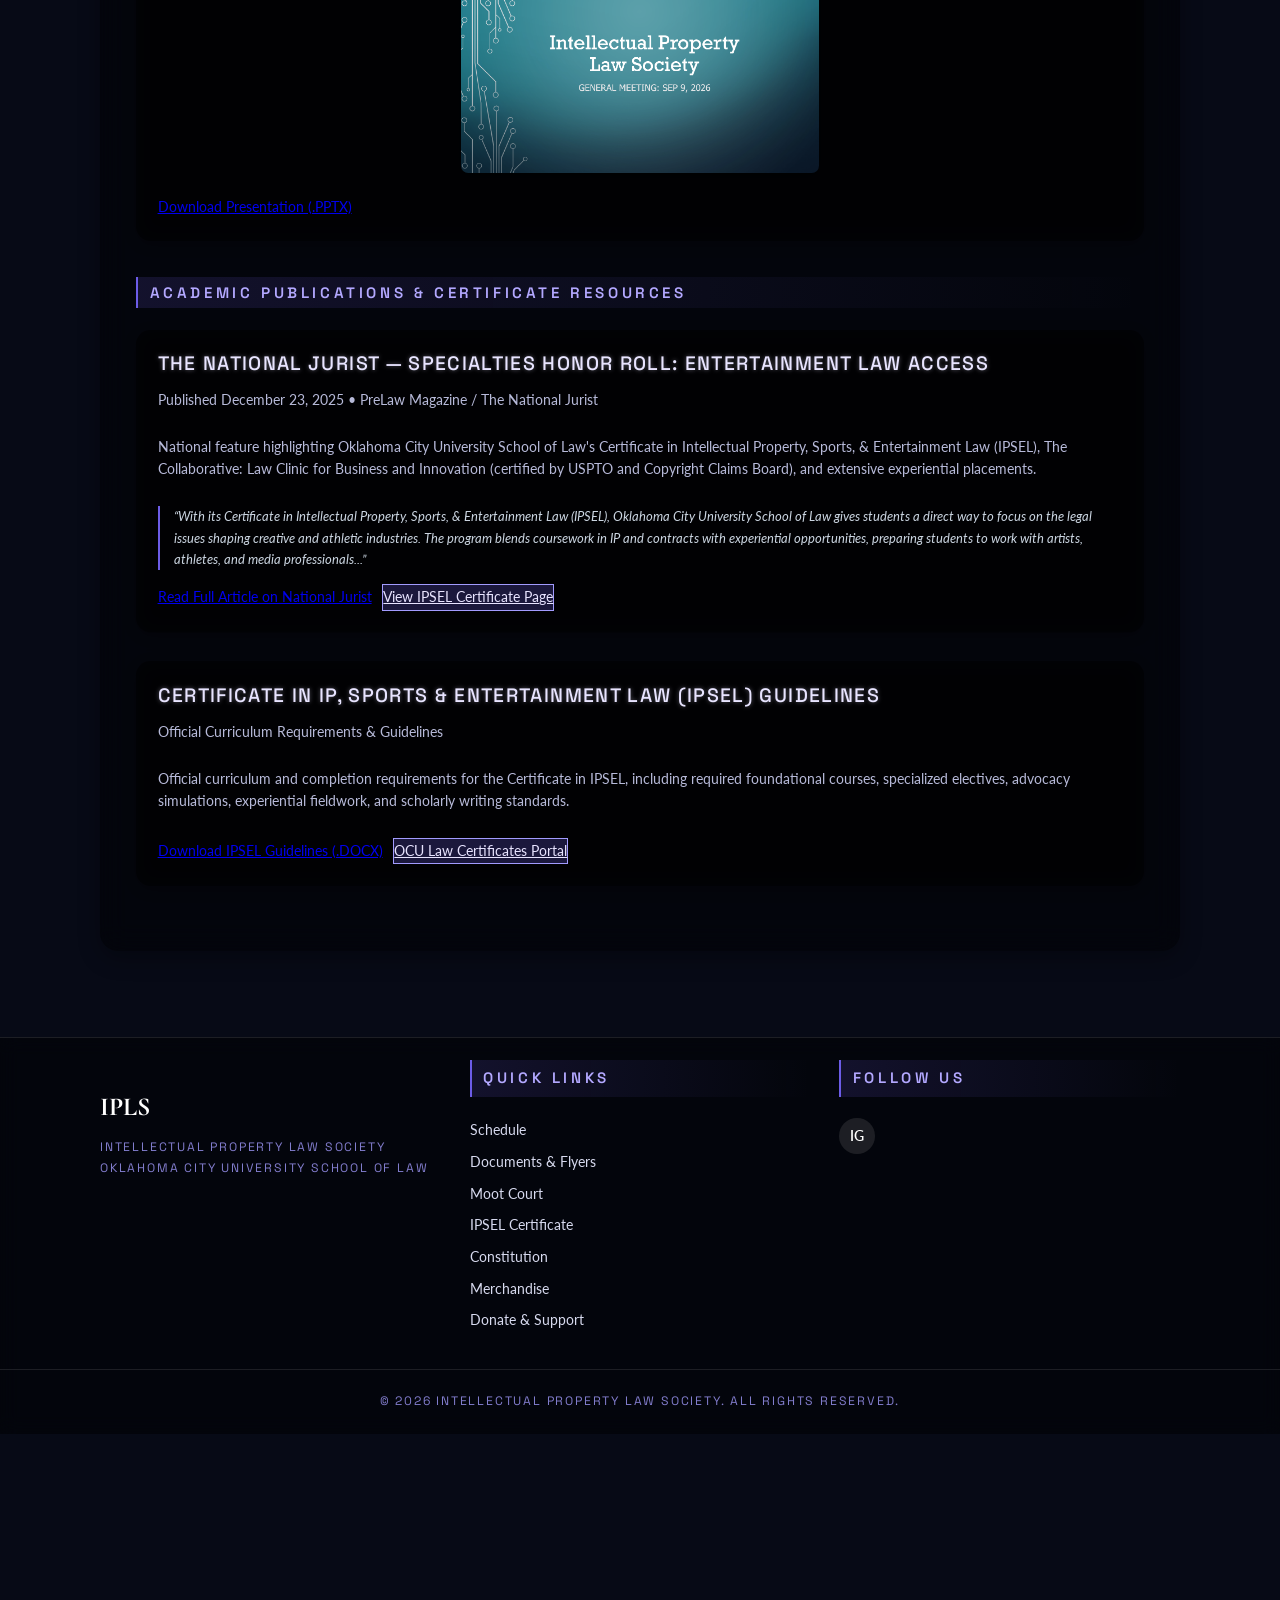
<file: documents.html>
<!DOCTYPE html>
<html lang="en">
<head>
  <meta charset="utf-8" />
  <meta name="viewport" content="width=device-width, initial-scale=1" />
  <title>Documents • Intellectual Property Law Society</title>
  <link rel="icon" href="assets/images/icons/favicon.png" type="image/png" />
  <link rel="stylesheet" href="assets/css/styles.css" />
  <link href="https://fonts.googleapis.com/css2?family=Lato:wght@400;500&family=Cormorant+Garamond:wght@600;700&family=Space+Grotesk:wght@400;500&display=swap" rel="stylesheet">
  <script src="assets/js/main.js" defer></script>
</head>

<body>
  <!-- Top Navigation -->
  <nav class="top-nav">
    <div class="nav-container">
      <a href="index.html" class="nav-logo">IPLS</a>
      <div class="hamburger" id="hamburger">
        <span></span>
        <span></span>
        <span></span>
      </div>
      <ul class="nav-links" id="nav-links">
        <li><a href="schedule.html">Schedule</a></li>
        <li><a href="documents.html" class="active">Documents &amp; Flyers</a></li>
        <li><a href="moot-court.html">Moot Court</a></li>
        <li><a href="ipsel.html">IPSEL Certificate</a></li>
        <li><a href="constitution.html">Constitution</a></li>
        <li><a href="merchandise.html">Merchandise</a></li>
        <li><a href="donate.html">Donate &amp; Support</a></li>
      </ul>
    </div>
  </nav>

  <!-- Aurora Shimmer Overlay -->
  <div class="aurora-shimmer"></div>

  <!-- Banner -->
  <header class="club-banner slide-up">
    <div class="container">
      <h1>Documents &amp; Flyers</h1>
      <h2>Meeting Presentations, Event Flyers &amp; Resources</h2>
    </div>
  </header>

  <!-- Layout -->
  <main class="layout">
    <section class="card">
      <h1>Documents &amp; Flyers</h1>
      <p>Access official IPLS meeting presentations, event flyers, meeting minutes, and educational resources regarding intellectual property law careers.</p>

      <h2>Event Flyers</h2>
      <article class="board-card" style="margin-bottom: 2rem; text-align: left;">
        <h3>Bowling Mixer at Dust Bowl Lanes &amp; Lounge — 2026 Student RSVP Flyer (Flyer 1)</h3>
        <p class="meta">Thursday, November 5, 2026 • 6:00–8:00 PM • Dust Bowl Lanes &amp; Lounge, Oklahoma City</p>
        <p class="small">Student RSVP flyer for an evening of bowling and networking with IP attorneys, faculty, and students. Student RSVPs requested by Tuesday, November 3, at 5:00 PM; bowling spaces are limited.</p>
        <div style="margin: 1rem 0; text-align: center;">
          <a href="assets/images/flyers/Bowling_Mixer_2026_Student_RSVP.png" target="_blank" rel="noopener noreferrer" aria-label="View full-size 2026 Bowling Mixer student RSVP flyer">
            <img src="assets/images/flyers/Bowling_Mixer_2026_Student_RSVP.png" alt="2026 IPLS Bowling Mixer student RSVP flyer: November 5, 6 to 8 PM, Dust Bowl Lanes and Lounge, with student sign-up QR code" style="max-width: 100%; max-height: 420px; width: auto; height: auto; border-radius: 8px; box-shadow: 0 4px 15px rgba(0,0,0,0.4);" />
          </a>
        </div>
        <div class="card-contact-row" style="margin-top: 1rem; gap: 0.75rem; flex-wrap: wrap;">
          <a class="mailto" href="assets/images/flyers/Bowling_Mixer_2026_Student_RSVP.png" download style="display: inline-flex; align-items: center; gap: 0.4rem;">Download Student Flyer (PNG)</a>
          <a class="mailto" href="https://docs.google.com/forms/d/e/1FAIpQLSf8Rdj8Zj1t8PhjP6ENv2BTuJMGII2a5aevQVXxZHS2TN519A/viewform" target="_blank" rel="noopener noreferrer" style="display: inline-flex; align-items: center; gap: 0.4rem; background: rgba(108, 92, 231, 0.25); border: 1px solid #a29bfe; color: #e8e4ff;">Student RSVP Form</a>
        </div>
      </article>

      <article class="board-card" style="margin-bottom: 2rem; text-align: left;">
        <h3>Bowling Mixer at Dust Bowl Lanes &amp; Lounge — 2026 Attorney/Faculty RSVP Flyer (Flyer 2)</h3>
        <p class="meta">Thursday, November 5, 2026 • 6:00–8:00 PM • Dust Bowl Lanes &amp; Lounge, Oklahoma City</p>
        <p class="small">Attorney and faculty RSVP flyer for the IPLS Bowling Mixer with law students, faculty, and IP attorneys. RSVPs requested by Tuesday, November 3, at 5:00 PM; bowling spaces are limited.</p>
        <div style="margin: 1rem 0; text-align: center;">
          <a href="assets/images/flyers/Bowling_Mixer_2026_Attorney_Faculty_RSVP.png" target="_blank" rel="noopener noreferrer" aria-label="View full-size 2026 Bowling Mixer attorney and faculty RSVP flyer">
            <img src="assets/images/flyers/Bowling_Mixer_2026_Attorney_Faculty_RSVP.png" alt="2026 IPLS Bowling Mixer attorney and faculty RSVP flyer: November 5, 6 to 8 PM, Dust Bowl Lanes and Lounge, with attorney and faculty sign-up QR code" style="max-width: 100%; max-height: 420px; width: auto; height: auto; border-radius: 8px; box-shadow: 0 4px 15px rgba(0,0,0,0.4);" />
          </a>
        </div>
        <div class="card-contact-row" style="margin-top: 1rem; gap: 0.75rem; flex-wrap: wrap;">
          <a class="mailto" href="assets/images/flyers/Bowling_Mixer_2026_Attorney_Faculty_RSVP.png" download style="display: inline-flex; align-items: center; gap: 0.4rem;">Download Attorney/Faculty Flyer (PNG)</a>
          <a class="mailto" href="https://docs.google.com/forms/d/e/1FAIpQLScb_CDO2FMUidb27ARMQMjJGCq2tlf2bSg0PaYLHhX8qkJ9dA/viewform" target="_blank" rel="noopener noreferrer" style="display: inline-flex; align-items: center; gap: 0.4rem; background: rgba(108, 92, 231, 0.25); border: 1px solid #a29bfe; color: #e8e4ff;">Attorney/Faculty RSVP Form</a>
        </div>
      </article>

      <article class="board-card" style="margin-bottom: 2rem; text-align: left;">
        <h3>“Thunder Up” OKC Thunder Attorney Panel — 2026 Flyer</h3>
        <p class="meta">October 28, 2026 • 5:30–6:30 PM • Room 503</p>
        <p class="small">Law School to Courtside: a conversation with Oklahoma City Thunder attorney Hakeem Onafowokan, Vice President, Corporate Legal. Presented with APALSA, CLA, IPLS, and SPELA.</p>
        <div style="margin: 1rem 0; text-align: center;">
          <a href="assets/images/flyers/Thunder_Up_Attorney_Panel_2026.png" target="_blank" rel="noopener noreferrer" aria-label="View full-size 2026 Thunder Up attorney panel flyer">
            <img src="assets/images/flyers/Thunder_Up_Attorney_Panel_2026.png" alt="2026 Law School to Courtside Thunder attorney panel flyer featuring Hakeem Onafowokan; October 28 at 5:30 PM in Room 503" style="max-width: 100%; max-height: 320px; width: auto; height: auto; border-radius: 8px; box-shadow: 0 4px 15px rgba(0,0,0,0.4);" />
          </a>
        </div>
        <div class="card-contact-row" style="margin-top: 1rem;">
          <a class="mailto" href="assets/images/flyers/Thunder_Up_Attorney_Panel_2026.png" download style="display: inline-flex; align-items: center; gap: 0.4rem;">
            Download 2026 Flyer (PNG)
          </a>
        </div>
      </article>

      <article class="board-card" style="margin-bottom: 2rem; text-align: left;">
        <h3>“Thunder Up” OKC Thunder Attorney Panel — 2025 Flyer</h3>
        <p class="small">Archived promotional flyer for the 2025 OKC Thunder Attorney Panel event.</p>
        <div style="margin: 1rem 0; text-align: center;">
          <img src="assets/images/flyers/Thunder_Up_Event_Flyer.jpg" alt="Thunder Up Event Flyer" style="max-width: 100%; max-height: 320px; border-radius: 8px; box-shadow: 0 4px 15px rgba(0,0,0,0.4);" />
        </div>
        <div class="card-contact-row" style="margin-top: 1rem;">
          <a class="mailto" href="assets/images/flyers/Thunder_Up_Event_Flyer.jpg" download style="display: inline-flex; align-items: center; gap: 0.4rem;">
            Download Flyer (JPG)
          </a>
        </div>
      </article>

      <h2>Meeting Presentations &amp; Slides</h2>
      <article class="board-card" style="margin-bottom: 2rem; text-align: left;">
        <h3>IPLS First Meeting Presentation</h3>
        <p class="meta">Presented September 9, 2026</p>
        <p class="small">Official introductory presentation slides for the academic year covering society mission, executive board introductions, membership details, and IP practice area overviews.</p>
        <div style="margin: 1rem 0; text-align: center;">
          <img src="assets/images/flyers/THUMBNAIL--IPLS_First_Meeting_Presentation.png" alt="IPLS First Meeting Presentation Thumbnail" style="max-width: 100%; max-height: 220px; border-radius: 8px; box-shadow: 0 4px 15px rgba(0,0,0,0.4);" />
        </div>
        <div class="card-contact-row" style="margin-top: 1rem;">
          <a class="mailto" href="assets/docs/IPLS_First_Meeting_Presentation.pptx" download style="display: inline-flex; align-items: center; gap: 0.4rem;">
            Download Presentation (.PPTX)
          </a>
        </div>
      </article>

      <h2>Academic Publications &amp; Certificate Resources</h2>
      <article class="board-card" style="margin-bottom: 2rem; text-align: left;">
        <h3>The National Jurist — Specialties Honor Roll: Entertainment Law Access</h3>
        <p class="meta">Published December 23, 2025 • PreLaw Magazine / The National Jurist</p>
        <p class="small">National feature highlighting Oklahoma City University School of Law's Certificate in Intellectual Property, Sports, &amp; Entertainment Law (IPSEL), The Collaborative: Law Clinic for Business and Innovation (certified by USPTO and Copyright Claims Board), and extensive experiential placements.</p>
        <blockquote style="border-left: 3px solid #6c5ce7; padding-left: 1rem; margin: 1rem 0; color: #cbd5e1; font-size: 0.92rem; line-height: 1.6; font-style: italic;">
          “With its Certificate in Intellectual Property, Sports, &amp; Entertainment Law (IPSEL), Oklahoma City University School of Law gives students a direct way to focus on the legal issues shaping creative and athletic industries. The program blends coursework in IP and contracts with experiential opportunities, preparing students to work with artists, athletes, and media professionals...”
        </blockquote>
        <div class="card-contact-row" style="margin-top: 1rem; gap: 0.75rem; flex-wrap: wrap;">
          <a class="mailto" href="https://nationaljurist.com/specialties-honor-roll-entertainment-law-access/" target="_blank" rel="noopener noreferrer" style="display: inline-flex; align-items: center; gap: 0.4rem;">
            Read Full Article on National Jurist
          </a>
          <a class="mailto" href="ipsel.html" style="display: inline-flex; align-items: center; gap: 0.4rem; background: rgba(108, 92, 231, 0.25); border: 1px solid #a29bfe; color: #e8e4ff;">
            View IPSEL Certificate Page
          </a>
        </div>
      </article>

      <article class="board-card" style="margin-bottom: 2rem; text-align: left;">
        <h3>Certificate in IP, Sports &amp; Entertainment Law (IPSEL) Guidelines</h3>
        <p class="meta">Official Curriculum Requirements &amp; Guidelines</p>
        <p class="small">Official curriculum and completion requirements for the Certificate in IPSEL, including required foundational courses, specialized electives, advocacy simulations, experiential fieldwork, and scholarly writing standards.</p>
        <div class="card-contact-row" style="margin-top: 1rem; gap: 0.75rem; flex-wrap: wrap;">
          <a class="mailto" href="assets/docs/IPSEL_Certificate.docx" download style="display: inline-flex; align-items: center; gap: 0.4rem;">
            Download IPSEL Guidelines (.DOCX)
          </a>
          <a class="mailto" href="https://law.okcu.edu/academics/academic-opportunities/certificates/" target="_blank" rel="noopener noreferrer" style="display: inline-flex; align-items: center; gap: 0.4rem; background: rgba(108, 92, 231, 0.25); border: 1px solid #a29bfe; color: #e8e4ff;">
            OCU Law Certificates Portal
          </a>
        </div>
      </article>
    </section>
  </main>

  <!-- Site Footer -->
  <footer class="site-footer">
    <div class="footer-inner">
      <div class="footer-grid">
        <div class="footer-brand">
          <h3>IPLS</h3>
          <p>Intellectual Property Law Society<br>Oklahoma City University School of Law</p>
        </div>
        <div class="footer-links">
          <h4>Quick Links</h4>
          <ul>
            <li><a href="schedule.html">Schedule</a></li>
            <li><a href="documents.html">Documents &amp; Flyers</a></li>
            <li><a href="moot-court.html">Moot Court</a></li>
            <li><a href="ipsel.html">IPSEL Certificate</a></li>
            <li><a href="constitution.html">Constitution</a></li>
            <li><a href="merchandise.html">Merchandise</a></li>
            <li><a href="donate.html">Donate &amp; Support</a></li>
          </ul>
        </div>
        <div class="footer-social">
          <h4>Follow Us</h4>
          <div class="social-icons">
            <a href="https://www.instagram.com/iplaw_society/" target="_blank" rel="noopener noreferrer" class="social-icon" title="Follow Us on Instagram">IG</a>
          </div>
        </div>
      </div>
      <div class="footer-bottom">
        <p>&copy; 2026 Intellectual Property Law Society. All rights reserved.</p>
      </div>
    </div>
  </footer>
</body>

</html>
</file>
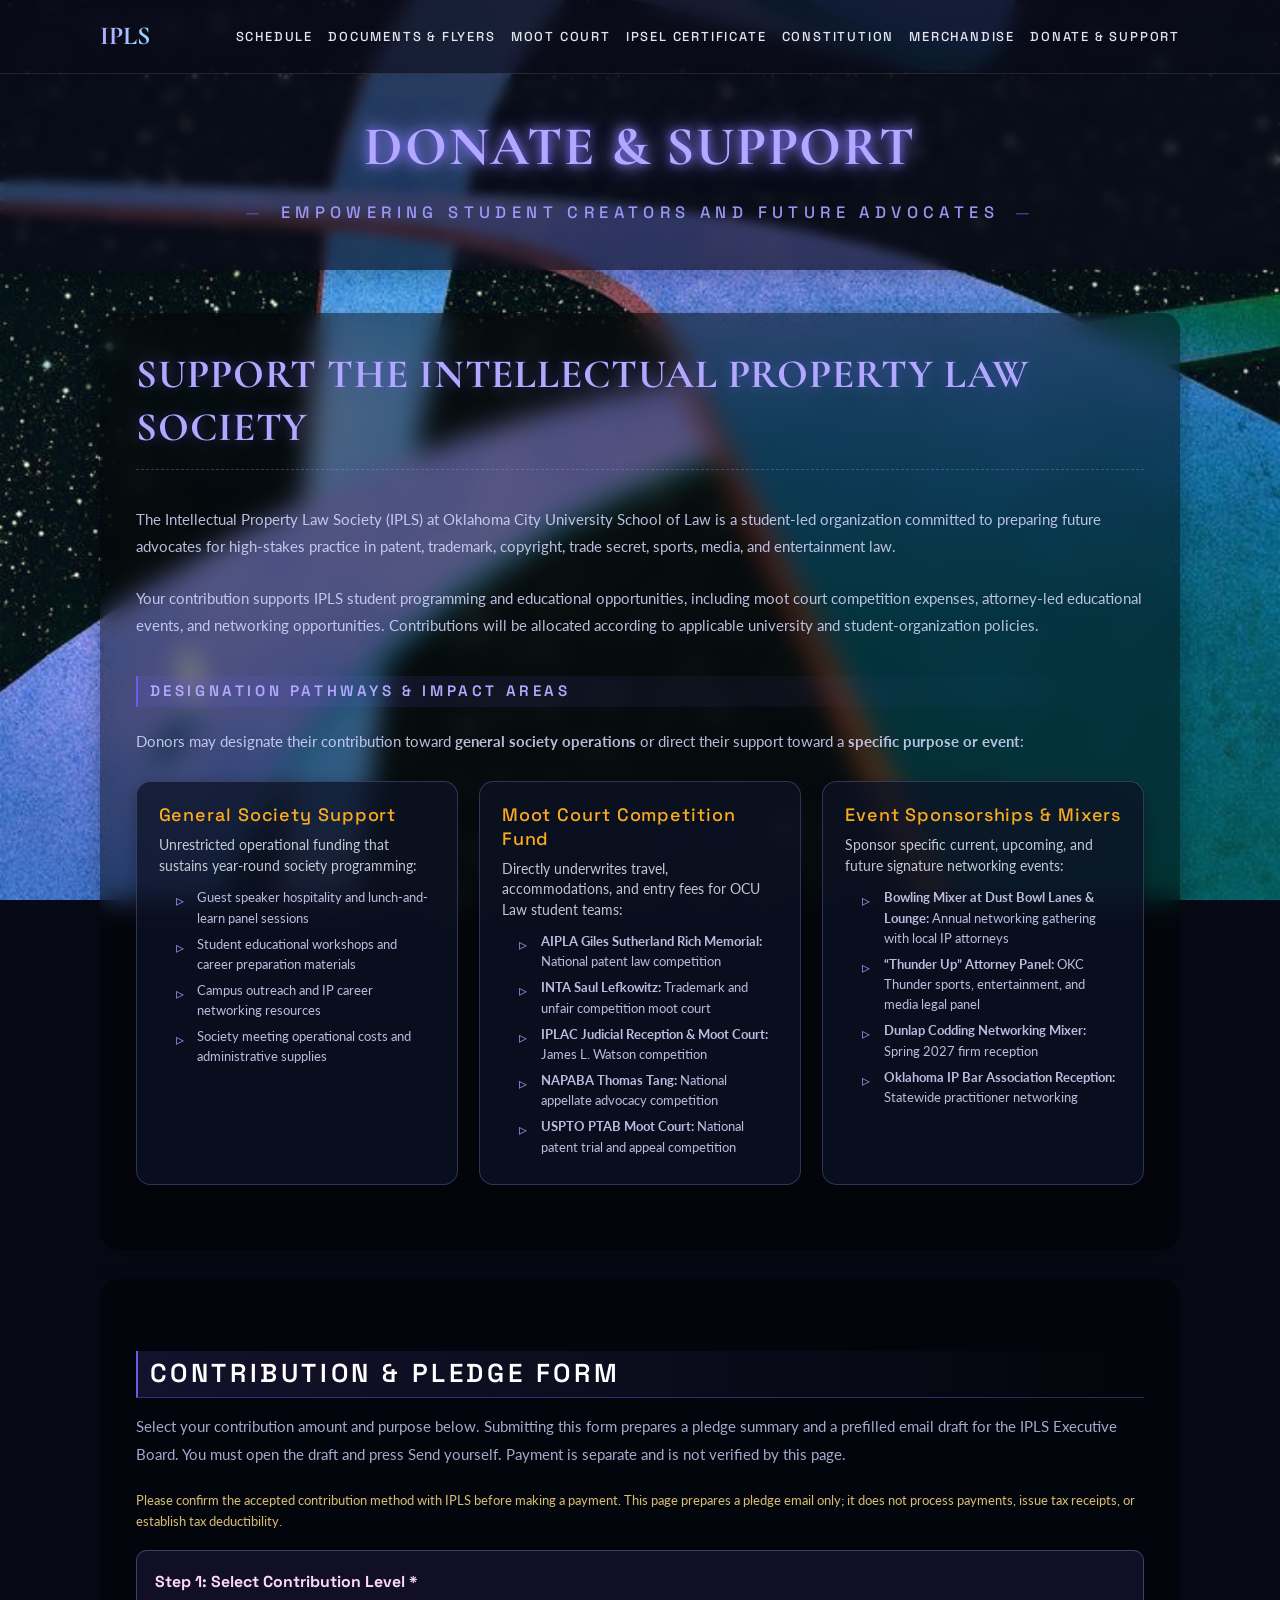
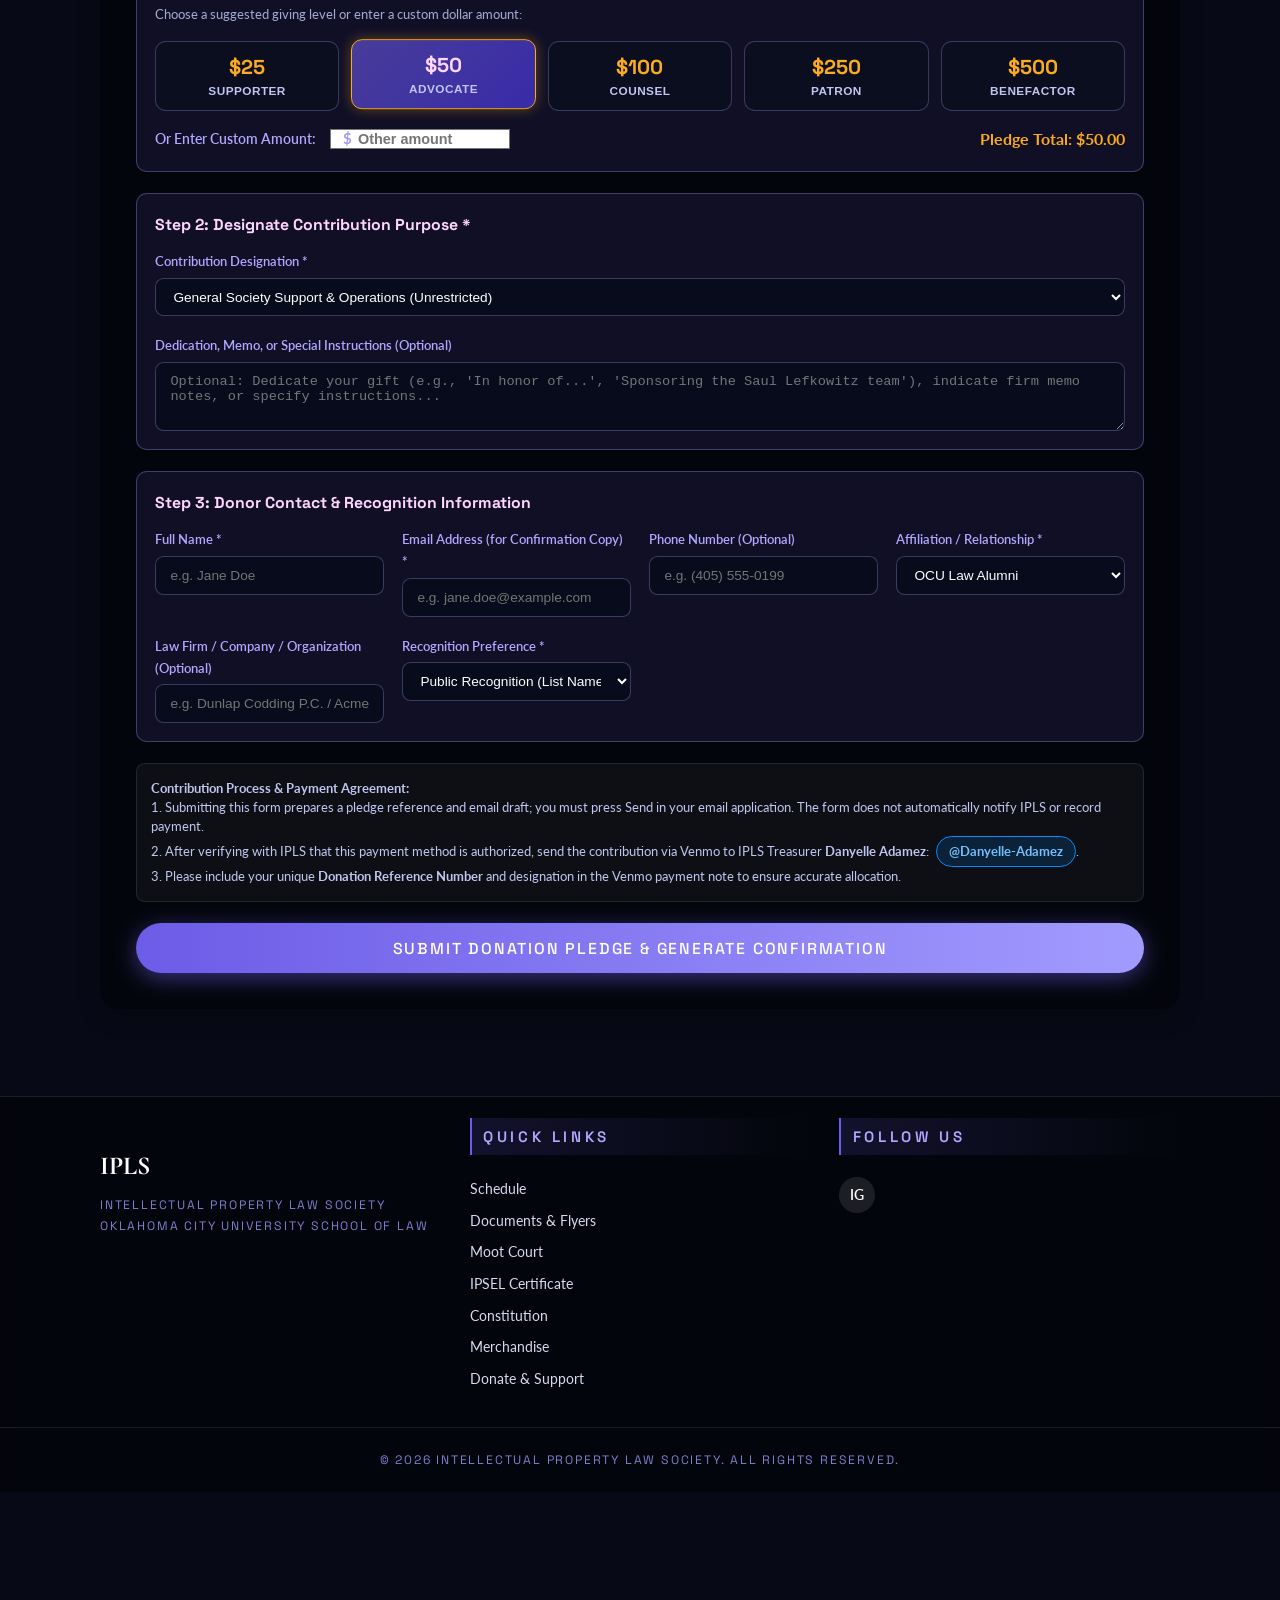
<file: donate.html>
<!DOCTYPE html>
<html lang="en">

<head>
  <meta charset="utf-8" />
  <meta name="viewport" content="width=device-width, initial-scale=1" />
  <title>Donate &amp; Support • Intellectual Property Law Society</title>
  <meta name="description"
    content="Support the Intellectual Property Law Society at OCU Law. Contribute to student moot court teams, attorney panel events, and educational programming." />

  <link rel="icon" href="assets/images/icons/favicon.png" type="image/png" />
  <link rel="stylesheet" href="assets/css/styles.css" />
  <link
    href="https://fonts.googleapis.com/css2?family=Lato:wght@400;500;700&family=Cormorant+Garamond:wght@600;700&family=Space+Grotesk:wght@400;500;600;700&display=swap"
    rel="stylesheet">
  <script src="assets/js/main.js" defer></script>
</head>

<body>
  <!-- Top Navigation -->
  <nav class="top-nav">
    <div class="nav-container">
      <a href="index.html" class="nav-logo">IPLS</a>
      <div class="hamburger" id="hamburger">
        <span></span>
        <span></span>
        <span></span>
      </div>
      <ul class="nav-links" id="nav-links">
        <li><a href="schedule.html">Schedule</a></li>
        <li><a href="documents.html">Documents &amp; Flyers</a></li>
        <li><a href="moot-court.html">Moot Court</a></li>
        <li><a href="ipsel.html">IPSEL Certificate</a></li>
        <li><a href="constitution.html">Constitution</a></li>
        <li><a href="merchandise.html">Merchandise</a></li>
        <li><a href="donate.html" class="active">Donate &amp; Support</a></li>
      </ul>
    </div>
  </nav>

  <!-- Aurora Shimmer Overlay -->
  <div class="aurora-shimmer"></div>

  <!-- Hero Banner -->
  <header class="club-banner slide-up">
    <div class="container">
      <h1>Donate &amp; Support</h1>
      <h2>Empowering Student Creators and Future Advocates</h2>
    </div>
  </header>

  <!-- Main Layout -->
  <main class="layout">

    <!-- Mission & Giving Overview Card -->
    <section class="card" style="width: 100%;">
      <h1>Support the Intellectual Property Law Society</h1>
      <p>
        The Intellectual Property Law Society (IPLS) at Oklahoma City University School of Law is a student-led organization committed to preparing future advocates for high-stakes practice in patent, trademark, copyright, trade secret, sports, media, and entertainment law.
      </p>
      <p>
        Your contribution supports IPLS student programming and educational opportunities, including moot court competition expenses, attorney-led educational events, and networking opportunities. Contributions will be allocated according to applicable university and student-organization policies.
      </p>

      <h2>Designation Pathways &amp; Impact Areas</h2>
      <p>
        Donors may designate their contribution toward <strong>general society operations</strong> or direct their support toward a <strong>specific purpose or event</strong>:
      </p>

      <div class="impact-grid">
        <!-- Area 1: General Support -->
        <div class="impact-card">
          <h3>General Society Support</h3>
          <p style="color: #e2e8f0; font-size: 0.95rem;">
            Unrestricted operational funding that sustains year-round society programming:
          </p>
          <ul>
            <li>Guest speaker hospitality and lunch-and-learn panel sessions</li>
            <li>Student educational workshops and career preparation materials</li>
            <li>Campus outreach and IP career networking resources</li>
            <li>Society meeting operational costs and administrative supplies</li>
          </ul>
        </div>

        <!-- Area 2: Moot Court Competitions -->
        <div class="impact-card">
          <h3>Moot Court Competition Fund</h3>
          <p style="color: #e2e8f0; font-size: 0.95rem;">
            Directly underwrites travel, accommodations, and entry fees for OCU Law student teams:
          </p>
          <ul>
            <li><strong>AIPLA Giles Sutherland Rich Memorial:</strong> National patent law competition</li>
            <li><strong>INTA Saul Lefkowitz:</strong> Trademark and unfair competition moot court</li>
            <li><strong>IPLAC Judicial Reception &amp; Moot Court:</strong> James L. Watson competition</li>
            <li><strong>NAPABA Thomas Tang:</strong> National appellate advocacy competition</li>
            <li><strong>USPTO PTAB Moot Court:</strong> National patent trial and appeal competition</li>
          </ul>
        </div>

        <!-- Area 3: Signature Events & Mixers -->
        <div class="impact-card">
          <h3>Event Sponsorships &amp; Mixers</h3>
          <p style="color: #e2e8f0; font-size: 0.95rem;">
            Sponsor specific current, upcoming, and future signature networking events:
          </p>
          <ul>
            <li><strong>Bowling Mixer at Dust Bowl Lanes &amp; Lounge:</strong> Annual networking gathering with local IP attorneys</li>
            <li><strong>“Thunder Up” Attorney Panel:</strong> OKC Thunder sports, entertainment, and media legal panel</li>
            <li><strong>Dunlap Codding Networking Mixer:</strong> Spring 2027 firm reception</li>
            <li><strong>Oklahoma IP Bar Association Reception:</strong> Statewide practitioner networking</li>
          </ul>
        </div>
      </div>
    </section>

    <!-- Donation Form Section -->
    <section class="card" style="width: 100%;">
      <h2 style="font-family: 'Space Grotesk', sans-serif; color: #fff; font-size: 1.8rem; margin-bottom: 0.5rem; text-align: left; border-bottom: 2px solid rgba(108, 92, 231, 0.4); padding-bottom: 0.5rem;">
        Contribution &amp; Pledge Form
      </h2>
      <p style="color: #c0c6f0; margin-bottom: 1.5rem;">
        Select your contribution amount and purpose below. Submitting this form prepares a pledge summary and a prefilled email draft for the IPLS Executive Board. You must open the draft and press Send yourself. Payment is separate and is not verified by this page.
      </p>

      <p style="color:#ffdf85; font-size:0.92rem; line-height:1.6; margin-bottom:1.25rem;">
         Please confirm the accepted contribution method with IPLS before making a payment. This page prepares a pledge email only; it does not process payments, issue tax receipts, or establish tax deductibility.
       </p>
       <form id="donationForm">

        <!-- Step 1: Giving Tier / Amount -->
        <div style="background: rgba(108, 92, 231, 0.12); border: 1px solid rgba(179, 168, 255, 0.3); border-radius: 12px; padding: 1.25rem; margin-bottom: 1.5rem;">
          <label style="font-family: 'Space Grotesk', sans-serif; font-size: 1.1rem; color: #ffd6ff; font-weight: 700; display: block; margin-bottom: 0.5rem;">
            Step 1: Select Contribution Level *
          </label>
          <p style="font-size: 0.9rem; color: #c0c6f0; margin-top: 0; margin-bottom: 1rem;">
            Choose a suggested giving level or enter a custom dollar amount:
          </p>

          <div class="donation-tiers-grid" id="tierButtons">
            <button type="button" class="tier-btn" data-amount="25">
              <span class="tier-amount">$25</span>
              <span class="tier-desc">Supporter</span>
            </button>
            <button type="button" class="tier-btn active" data-amount="50">
              <span class="tier-amount">$50</span>
              <span class="tier-desc">Advocate</span>
            </button>
            <button type="button" class="tier-btn" data-amount="100">
              <span class="tier-amount">$100</span>
              <span class="tier-desc">Counsel</span>
            </button>
            <button type="button" class="tier-btn" data-amount="250">
              <span class="tier-amount">$250</span>
              <span class="tier-desc">Patron</span>
            </button>
            <button type="button" class="tier-btn" data-amount="500">
              <span class="tier-amount">$500</span>
              <span class="tier-desc">Benefactor</span>
            </button>
          </div>

          <div style="margin-top: 1rem; display: flex; flex-wrap: wrap; align-items: center; gap: 1rem;">
            <label for="customAmount" style="font-weight: 600; color: #b3a8ff; font-size: 0.95rem;">Or Enter Custom Amount:</label>
            <div class="custom-amount-wrap" style="max-width: 200px;">
              <span class="currency-prefix">$</span>
              <input type="number" id="customAmount" min="5" step="1" placeholder="Other amount" style="width: 100%; box-sizing: border-box;" />
            </div>
            <div style="font-size: 1.1rem; color: #faab1f; font-weight: 700; margin-left: auto;">
              Pledge Total: <span id="displayPledgeAmount">$50.00</span>
            </div>
          </div>
        </div>

        <!-- Step 2: Purpose & Designation -->
        <div style="background: rgba(108, 92, 231, 0.12); border: 1px solid rgba(179, 168, 255, 0.3); border-radius: 12px; padding: 1.25rem; margin-bottom: 1.5rem;">
          <label style="font-family: 'Space Grotesk', sans-serif; font-size: 1.1rem; color: #ffd6ff; font-weight: 700; display: block; margin-bottom: 0.5rem;">
            Step 2: Designate Contribution Purpose *
          </label>
          <div class="form-grid" style="margin-top: 0.75rem;">
            <div class="form-group" style="grid-column: 1 / -1;">
              <label for="donationPurpose">Contribution Designation *</label>
              <select id="donationPurpose" required>
                <option value="General Society Support & Operations (Unrestricted)">General Society Support &amp; Operations (Unrestricted)</option>
                <option value="Moot Court Competition Fund (Travel, Registration & Lodging)">Moot Court Competition Fund (Travel, Registration &amp; Lodging)</option>
                <option value="Bowling Mixer at Dust Bowl Lanes & Lounge (November 5, 2026)">Bowling Mixer at Dust Bowl Lanes &amp; Lounge (November 5, 2026)</option>
                <option value="“Thunder Up” OKC Thunder Attorney Panel">“Thunder Up” OKC Thunder Attorney Panel</option>
                <option value="Dunlap Codding Networking Mixer (Spring 2027)">Dunlap Codding Networking Mixer (Spring 2027)</option>
                <option value="Oklahoma IP Bar Association Networking Reception">Oklahoma IP Bar Association Networking Reception</option>
                <option value="Future Event Sponsorship / Educational Workshop">Future Event Sponsorship / Educational Workshop</option>
                <option value="Other Specific Purpose (Specify in Dedication Notes Below)">Other Specific Purpose (Specify in Dedication Notes Below)</option>
              </select>
            </div>

            <div class="form-group" style="grid-column: 1 / -1;">
              <label for="donationMemo">Dedication, Memo, or Special Instructions (Optional)</label>
              <textarea id="donationMemo" rows="3" placeholder="Optional: Dedicate your gift (e.g., 'In honor of...', 'Sponsoring the Saul Lefkowitz team'), indicate firm memo notes, or specify instructions..."></textarea>
            </div>
          </div>
        </div>

        <!-- Step 3: Donor Details -->
        <div style="background: rgba(108, 92, 231, 0.12); border: 1px solid rgba(179, 168, 255, 0.3); border-radius: 12px; padding: 1.25rem; margin-bottom: 1.5rem;">
          <label style="font-family: 'Space Grotesk', sans-serif; font-size: 1.1rem; color: #ffd6ff; font-weight: 700; display: block; margin-bottom: 0.5rem;">
            Step 3: Donor Contact &amp; Recognition Information
          </label>
          <div class="form-grid" style="margin-top: 0.75rem;">
            <div class="form-group">
              <label for="donorName">Full Name *</label>
              <input type="text" id="donorName" placeholder="e.g. Jane Doe" required />
            </div>

            <div class="form-group">
              <label for="donorEmail">Email Address (for Confirmation Copy) *</label>
              <input type="email" id="donorEmail" placeholder="e.g. jane.doe@example.com" required />
            </div>

            <div class="form-group">
              <label for="donorPhone">Phone Number (Optional)</label>
              <input type="tel" id="donorPhone" placeholder="e.g. (405) 555-0199" />
            </div>

            <div class="form-group">
              <label for="donorAffiliation">Affiliation / Relationship *</label>
              <select id="donorAffiliation" required>
                <option value="OCU Law Alumni">OCU Law Alumni</option>
                <option value="Practicing IP Attorney / Firm Representative">Practicing IP Attorney / Firm Representative</option>
                <option value="Current OCU Law Student">Current OCU Law Student</option>
                <option value="OCU Law Faculty / Staff">OCU Law Faculty / Staff</option>
                <option value="Friend / Family / Community Supporter">Friend / Family / Community Supporter</option>
                <option value="Corporate / Organization Sponsor">Corporate / Organization Sponsor</option>
              </select>
            </div>

            <div class="form-group">
              <label for="donorFirm">Law Firm / Company / Organization (Optional)</label>
              <input type="text" id="donorFirm" placeholder="e.g. Dunlap Codding P.C. / Acme Corp" />
            </div>

            <div class="form-group">
              <label for="donorRecognition">Recognition Preference *</label>
              <select id="donorRecognition" required>
                <option value="Public Recognition (List Name/Firm in Event Programs & Annual Reports)">Public Recognition (List Name/Firm in Event Programs &amp; Annual Reports)</option>
                <option value="Anonymous (Keep Contribution Confidential)">Anonymous (Keep Contribution Confidential)</option>
              </select>
            </div>
          </div>
        </div>

        <!-- Terms & Payment Instructions Box -->
        <div class="terms-box">
          <strong>Contribution Process &amp; Payment Agreement:</strong><br />
          1. Submitting this form prepares a pledge reference and email draft; you must press Send in your email application. The form does not automatically notify IPLS or record payment.<br />
          2. After verifying with IPLS that this payment method is authorized, send the contribution via Venmo to IPLS Treasurer <strong>Danyelle Adamez</strong>: 
          <a href="https://venmo.com/u/Danyelle-Adamez" target="_blank" rel="noopener noreferrer" class="venmo-badge" style="margin-left: 0.25rem;">@Danyelle-Adamez</a>.<br />
          3. Please include your unique <strong>Donation Reference Number</strong> and designation in the Venmo payment note to ensure accurate allocation.
        </div>

        <div style="text-align: center; margin-top: 1.5rem;">
          <button type="submit" class="btn" style="padding: 1rem 2.5rem; font-size: 1.1rem; border-radius: 30px; box-shadow: 0 6px 25px rgba(108, 92, 231, 0.5);">
            Submit Donation Pledge &amp; Generate Confirmation
          </button>
        </div>
      </form>
    </section>

  </main>

  <!-- Donation Confirmation Receipt Modal -->
  <div class="modal-overlay" id="donationConfirmModal">
    <div class="modal-content" style="max-height: 90vh; overflow-y: auto; min-width: 0;">
      <div class="modal-header">
        <h2>Pledge Summary</h2>
        <button class="modal-close" id="closeDonationModalBtn" title="Close Confirmation">&times;</button>
      </div>

      <div id="donationReceiptBody">
        <!-- Rendered dynamically via JavaScript -->
      </div>

      <div style="text-align: center; margin-top: 1.5rem; display: flex; flex-wrap: wrap; gap: 1rem; justify-content: center;">
        <a id="sendDonationMailtoBtn" href="#" class="btn" style="text-decoration: none; padding: 0.85rem 1.75rem; border-radius: 25px; background: linear-gradient(135deg, #6c5ce7, #008cff); color: #fff; font-weight: 700; box-shadow: 0 4px 15px rgba(108, 92, 231, 0.4);">
          Open Email Draft (Press Send)
        </a>
        <button id="copyDonationReceiptBtn" type="button" class="btn" style="padding: 0.85rem 1.75rem; border-radius: 25px; background: rgba(255, 255, 255, 0.1); border: 1px solid rgba(255, 255, 255, 0.3); color: #fff;">
          Copy Email Text to Clipboard
        </button>
      </div>
    </div>
  </div>

  <!-- Site Footer -->
  <footer class="site-footer">
    <div class="footer-inner">
      <div class="footer-grid">
        <div class="footer-brand">
          <h3>IPLS</h3>
          <p>Intellectual Property Law Society<br>Oklahoma City University School of Law</p>
        </div>
        <div class="footer-links">
          <h4>Quick Links</h4>
          <ul>
            <li><a href="schedule.html">Schedule</a></li>
            <li><a href="documents.html">Documents &amp; Flyers</a></li>
            <li><a href="moot-court.html">Moot Court</a></li>
            <li><a href="ipsel.html">IPSEL Certificate</a></li>
            <li><a href="constitution.html">Constitution</a></li>
            <li><a href="merchandise.html">Merchandise</a></li>
            <li><a href="donate.html">Donate &amp; Support</a></li>
          </ul>
        </div>
        <div class="footer-social">
          <h4>Follow Us</h4>
          <div class="social-icons">
            <a href="https://www.instagram.com/iplaw_society/" target="_blank" rel="noopener noreferrer" class="social-icon" title="Follow Us on Instagram">IG</a>
          </div>
        </div>
      </div>
      <div class="footer-bottom">
        <p>&copy; 2026 Intellectual Property Law Society. All rights reserved.</p>
      </div>
    </div>
  </footer>

  <!-- Donation Interaction Script -->
  <script>
    document.addEventListener('DOMContentLoaded', () => {
      const EXEC_BOARD_EMAILS = 'cozeir@my.okcu.edu,jacob.beckham@my.okcu.edu,hbergmannbusby@my.okcu.edu,dadamez@my.okcu.edu,kristyn.hart@my.okcu.edu';

      let selectedAmount = 50;
      const tierButtons = document.querySelectorAll('.tier-btn');
      const customAmountInput = document.getElementById('customAmount');
      const displayPledgeAmount = document.getElementById('displayPledgeAmount');
      const donationForm = document.getElementById('donationForm');
      const confirmModal = document.getElementById('donationConfirmModal');
      const closeModalBtn = document.getElementById('closeDonationModalBtn');
      const donationReceiptBody = document.getElementById('donationReceiptBody');
      const sendMailtoBtn = document.getElementById('sendDonationMailtoBtn');
      const copyReceiptBtn = document.getElementById('copyDonationReceiptBtn');

      function updateAmount(newAmount) {
        selectedAmount = Math.max(5, parseFloat(newAmount) || 0);
        displayPledgeAmount.textContent = '$' + selectedAmount.toFixed(2);
      }

      // Tier buttons click
      tierButtons.forEach(btn => {
        btn.addEventListener('click', () => {
          tierButtons.forEach(b => b.classList.remove('active'));
          btn.classList.add('active');
          customAmountInput.value = '';
          updateAmount(btn.dataset.amount);
        });
      });

      // Custom amount input
      customAmountInput.addEventListener('input', (e) => {
        const val = parseFloat(e.target.value);
        if (!isNaN(val) && val > 0) {
          tierButtons.forEach(b => b.classList.remove('active'));
          updateAmount(val);
        } else {
          // If empty, revert to default tier
          updateAmount(50);
          tierButtons[1].classList.add('active');
        }
      });

       // Escaping donor input prevents HTML/script injection in the receipt preview.
       function escapeHtml(value) {
         return String(value).replace(/[&<>"']/g, char => ({
           '&': '&amp;', '<': '&lt;', '>': '&gt;', '"': '&quot;', "'": '&#39;'
         }[char]));
       }

      // Form submission
      donationForm.addEventListener('submit', (e) => {
        e.preventDefault();

        if (selectedAmount < 5) {
          alert('Please enter a contribution amount of at least $5.00.');
          return;
        }

        const donorName = document.getElementById('donorName').value.trim();
        const donorEmail = document.getElementById('donorEmail').value.trim();
        const donorPhone = document.getElementById('donorPhone').value.trim() || 'Not Provided';
        const donorAffiliation = document.getElementById('donorAffiliation').value;
        const donorFirm = document.getElementById('donorFirm').value.trim() || 'Not Specified';
        const donationPurpose = document.getElementById('donationPurpose').value;
        const donationMemo = document.getElementById('donationMemo').value.trim() || 'None Specified';
        const donorRecognition = document.getElementById('donorRecognition').value;

        const donationRef = 'IPLS-DON-' + Date.now().toString(36).toUpperCase() + '-' + Math.floor(1000 + Math.random() * 9000);
        const pledgeDate = new Date().toLocaleDateString('en-US', {
          year: 'numeric',
          month: 'long',
          day: 'numeric'
        });

        // Populate Modal HTML
        donationReceiptBody.innerHTML = `
          <div style="background: rgba(108, 92, 231, 0.15); border: 1px solid rgba(179, 168, 255, 0.35); border-radius: 12px; padding: 1.25rem; margin-bottom: 1.25rem;">
            <p style="margin: 0 0 0.5rem 0; font-size: 1.15rem; color: #ffd6ff; font-weight: 700;">
              Pledge Reference: <span style="color: #faab1f;">#${donationRef}</span>
            </p>
            <p style="margin: 0 0 0.5rem 0; font-size: 0.95rem; color: #c0c6f0;">
              Date: <strong>${pledgeDate}</strong>
            </p>
            <p style="margin: 0; font-size: 1.3rem; color: #70c1ff; font-weight: 700;">
              Pledge Total: $${selectedAmount.toFixed(2)}
            </p>
          </div>

          <div style="background: rgba(0, 0, 0, 0.3); border-radius: 10px; padding: 1rem; margin-bottom: 1.25rem; font-size: 0.95rem; line-height: 1.6;">
            <h4 style="color: #b3a8ff; margin: 0 0 0.5rem 0; font-family: 'Space Grotesk', sans-serif;">Pledge Summary:</h4>
            <strong>Donor Name:</strong> ${escapeHtml(donorName)}<br />
            <strong>Email Address:</strong> ${escapeHtml(donorEmail)}<br />
            <strong>Phone:</strong> ${escapeHtml(donorPhone)}<br />
            <strong>Affiliation:</strong> ${escapeHtml(donorAffiliation)}<br />
            <strong>Firm / Organization:</strong> ${escapeHtml(donorFirm)}<br />
            <strong>Designation / Purpose:</strong> <span style="color: #ffd6ff; font-weight: 700;">${escapeHtml(donationPurpose)}</span><br />
            <strong>Recognition:</strong> ${escapeHtml(donorRecognition)}<br />
            <strong>Memo / Dedication:</strong> ${escapeHtml(donationMemo)}
          </div>

          <div style="text-align: center; padding: 1.25rem; background: rgba(0, 140, 255, 0.08); border-radius: 12px; border: 1px solid rgba(0, 140, 255, 0.3); margin-bottom: 1.25rem;">
            <p style="margin: 0 0 0.5rem 0; font-weight: 700; color: #faab1f; font-size: 1.05rem;">
              Payment step: Send via approved Venmo account
            </p>
            <a href="https://venmo.com/u/Danyelle-Adamez" target="_blank" rel="noopener noreferrer" style="display: inline-block;">
              <img src="assets/images/venmo-qr.png" alt="Venmo QR Code - @Danyelle-Adamez" style="max-width: 200px; width: 100%; border-radius: 12px; border: 3px solid #fff; box-shadow: 0 4px 20px rgba(0,0,0,0.5);" />
            </a>
            <p style="margin: 0.75rem 0 0 0; font-size: 1rem; color: #e2e8f0;">
              Treasurer Venmo: <a href="https://venmo.com/u/Danyelle-Adamez" target="_blank" rel="noopener noreferrer" class="venmo-badge">@Danyelle-Adamez</a><br />
              <span style="font-size: 0.85rem; color: #a29bfe; display: block; margin-top: 0.4rem;">
                Please note in Venmo: <strong>#${donationRef} - ${donationPurpose.substring(0, 30)}</strong>
              </span>
            </p>
          </div>

          <p style="font-size: 0.9rem; color: #c0c6f0; margin-bottom: 0;">
            <strong>Step 2:</strong> Open the email draft, review it, and press Send to notify the IPLS Executive Board (with a copy to yourself). Payment must be confirmed separately by IPLS.
          </p>
        `;

        // Full email body text for clipboard
        const fullEmailText = 
`==================================================
IPLS DONATION PLEDGE DETAILS — PAYMENT NOT VERIFIED
==================================================
Reference #: ${donationRef}
Date: ${pledgeDate}

DONOR DETAILS:
--------------------------------------------------
Full Name: ${donorName}
Email Address: ${donorEmail}
Phone Number: ${donorPhone}
Affiliation: ${donorAffiliation}
Firm / Organization: ${donorFirm}
Recognition Preference: ${donorRecognition}

CONTRIBUTION DETAILS:
--------------------------------------------------
Designated Purpose: ${donationPurpose}
Total Pledge Amount: $${selectedAmount.toFixed(2)}
Memo / Dedication Notes: ${donationMemo}

PAYMENT INSTRUCTIONS & NOTATION:
--------------------------------------------------
Please submit your contribution of $${selectedAmount.toFixed(2)} via Venmo to Treasurer Danyelle Adamez:
Venmo Handle: @Danyelle-Adamez (https://venmo.com/u/Danyelle-Adamez)
* Venmo Note: Reference #${donationRef} - ${donationPurpose}

Executive Board Notification Recipients:
- cozeir@my.okcu.edu
- jacob.beckham@my.okcu.edu
- hbergmannbusby@my.okcu.edu
- dadamez@my.okcu.edu
- kristyn.hart@my.okcu.edu

Thank you for championing the Intellectual Property Law Society at OCU Law!
==================================================`;

        // Webmail/Outlook-friendly concise email text
        const conciseEmailText = 
`IPLS DONATION PLEDGE DETAILS — PAYMENT NOT VERIFIED
Reference #: ${donationRef} | Date: ${pledgeDate}

Donor: ${donorName} (${donorEmail} | ${donorPhone})
Affiliation: ${donorAffiliation} | Firm: ${donorFirm}
Recognition: ${donorRecognition}

CONTRIBUTION:
Designated Purpose: ${donationPurpose}
Pledge Amount: $${selectedAmount.toFixed(2)}
Dedication / Memo: ${donationMemo}

Venmo Payment to Treasurer: @Danyelle-Adamez (https://venmo.com/u/Danyelle-Adamez)
* Payment Note: Ref #${donationRef} - ${donationPurpose}

Board Notification Recipients: cozeir@my.okcu.edu, jacob.beckham@my.okcu.edu, hbergmannbusby@my.okcu.edu, dadamez@my.okcu.edu, kristyn.hart@my.okcu.edu`;

        const emailSubject = encodeURIComponent(`[IPLS Donation Pledge] Ref #${donationRef} - ${donorName}`);
        const mailtoUrl = `mailto:${EXEC_BOARD_EMAILS}?cc=${encodeURIComponent(donorEmail)}&subject=${emailSubject}&body=${encodeURIComponent(conciseEmailText)}`;

        sendMailtoBtn.href = mailtoUrl;

        copyReceiptBtn.onclick = () => {
          navigator.clipboard.writeText(fullEmailText).then(() => {
            alert('Donation pledge details and confirmation email copied to clipboard!');
          }).catch(() => {
            alert('Failed to copy automatically. Please copy the text manually.');
          });
        };

        // Open Modal
        confirmModal.classList.add('active');
      });

      // Close modal
      closeModalBtn.addEventListener('click', () => {
        confirmModal.classList.remove('active');
      });

      confirmModal.addEventListener('click', (e) => {
        if (e.target === confirmModal) {
          confirmModal.classList.remove('active');
        }
      });
    });
  </script>
</body>

</html>
</file>
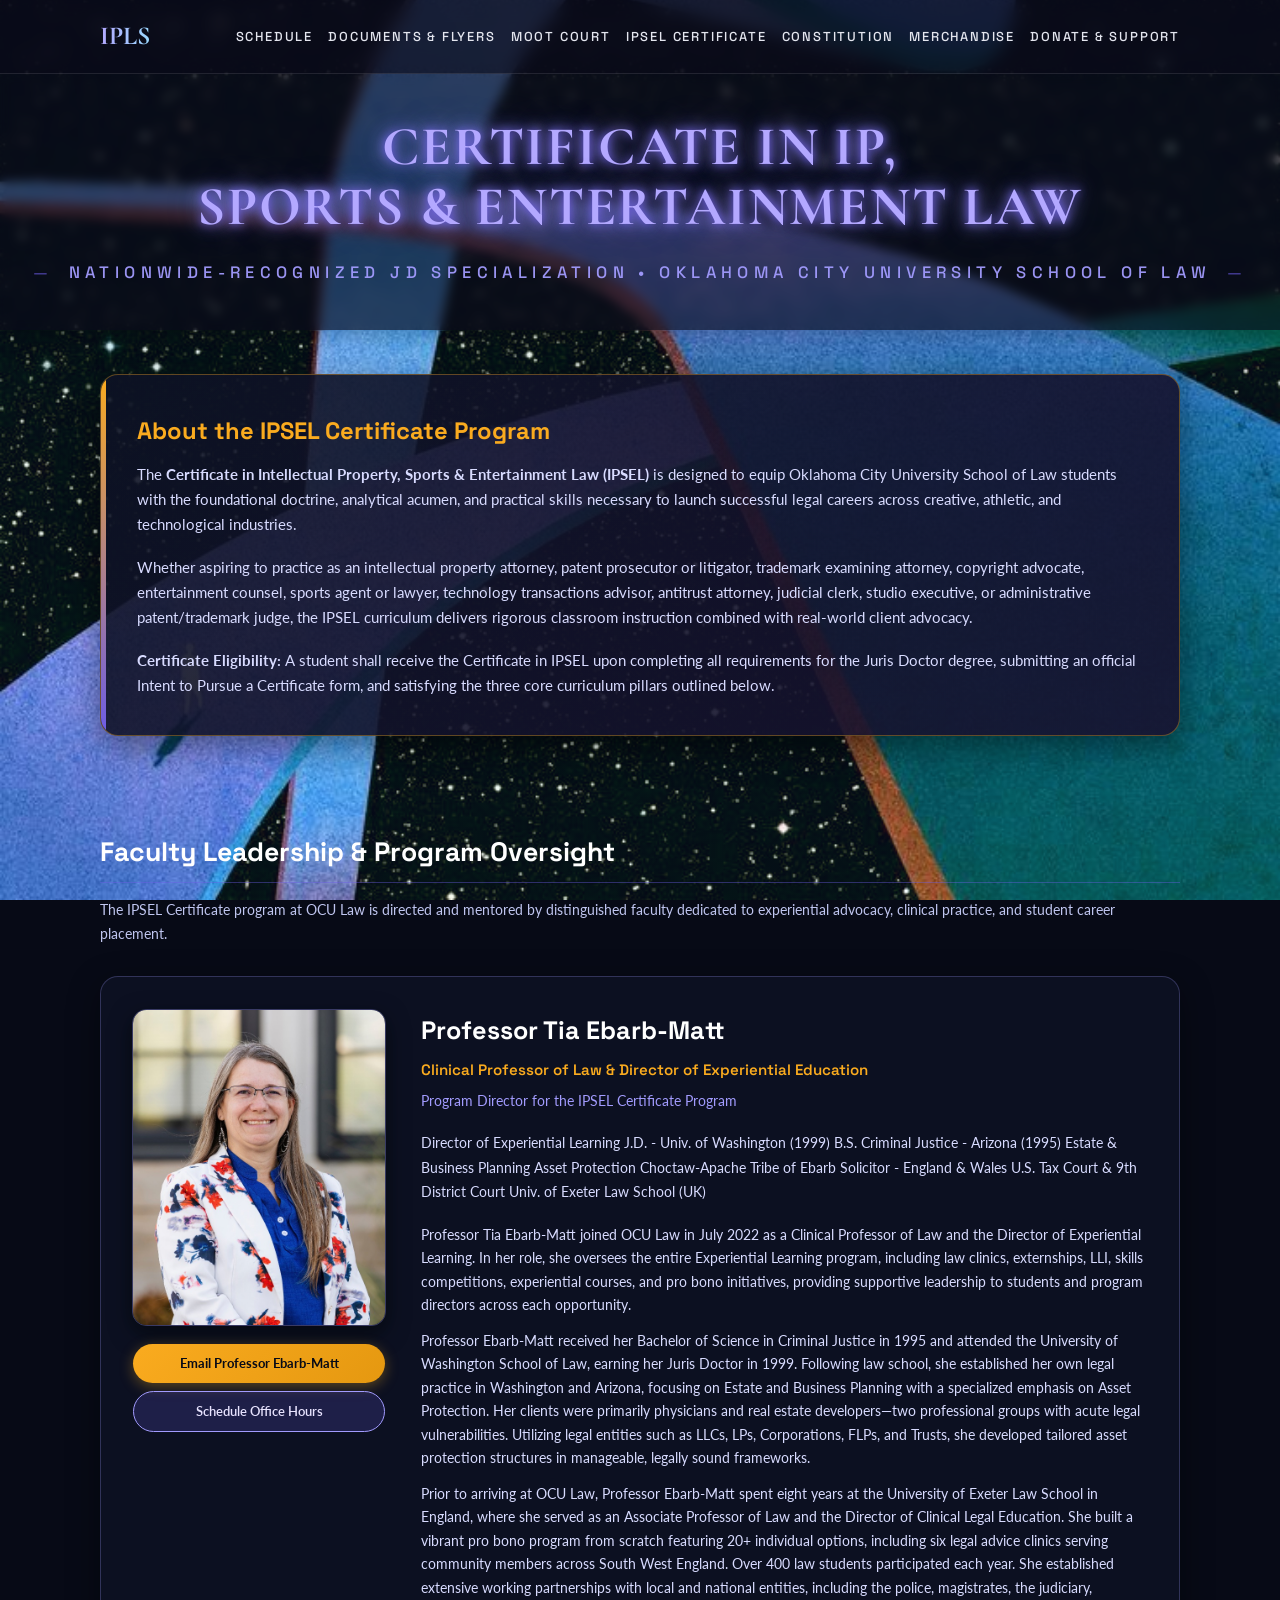
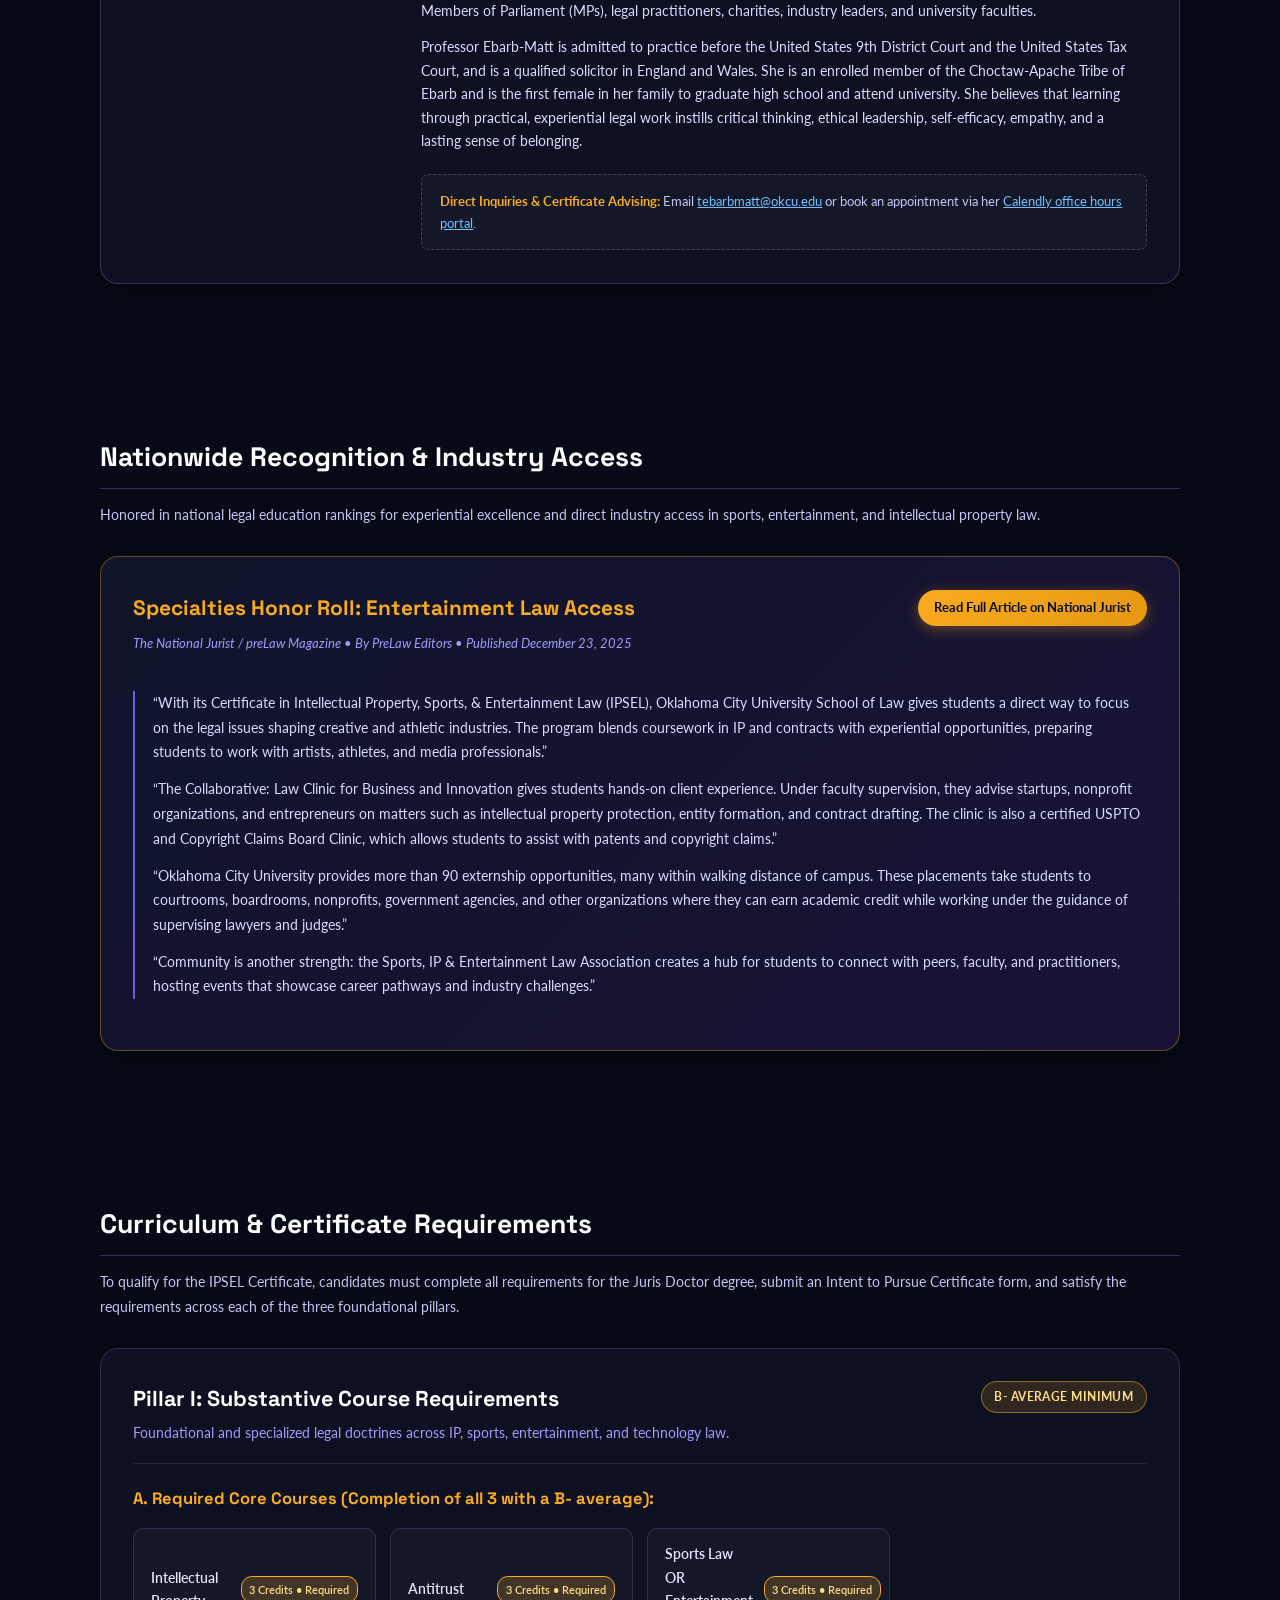
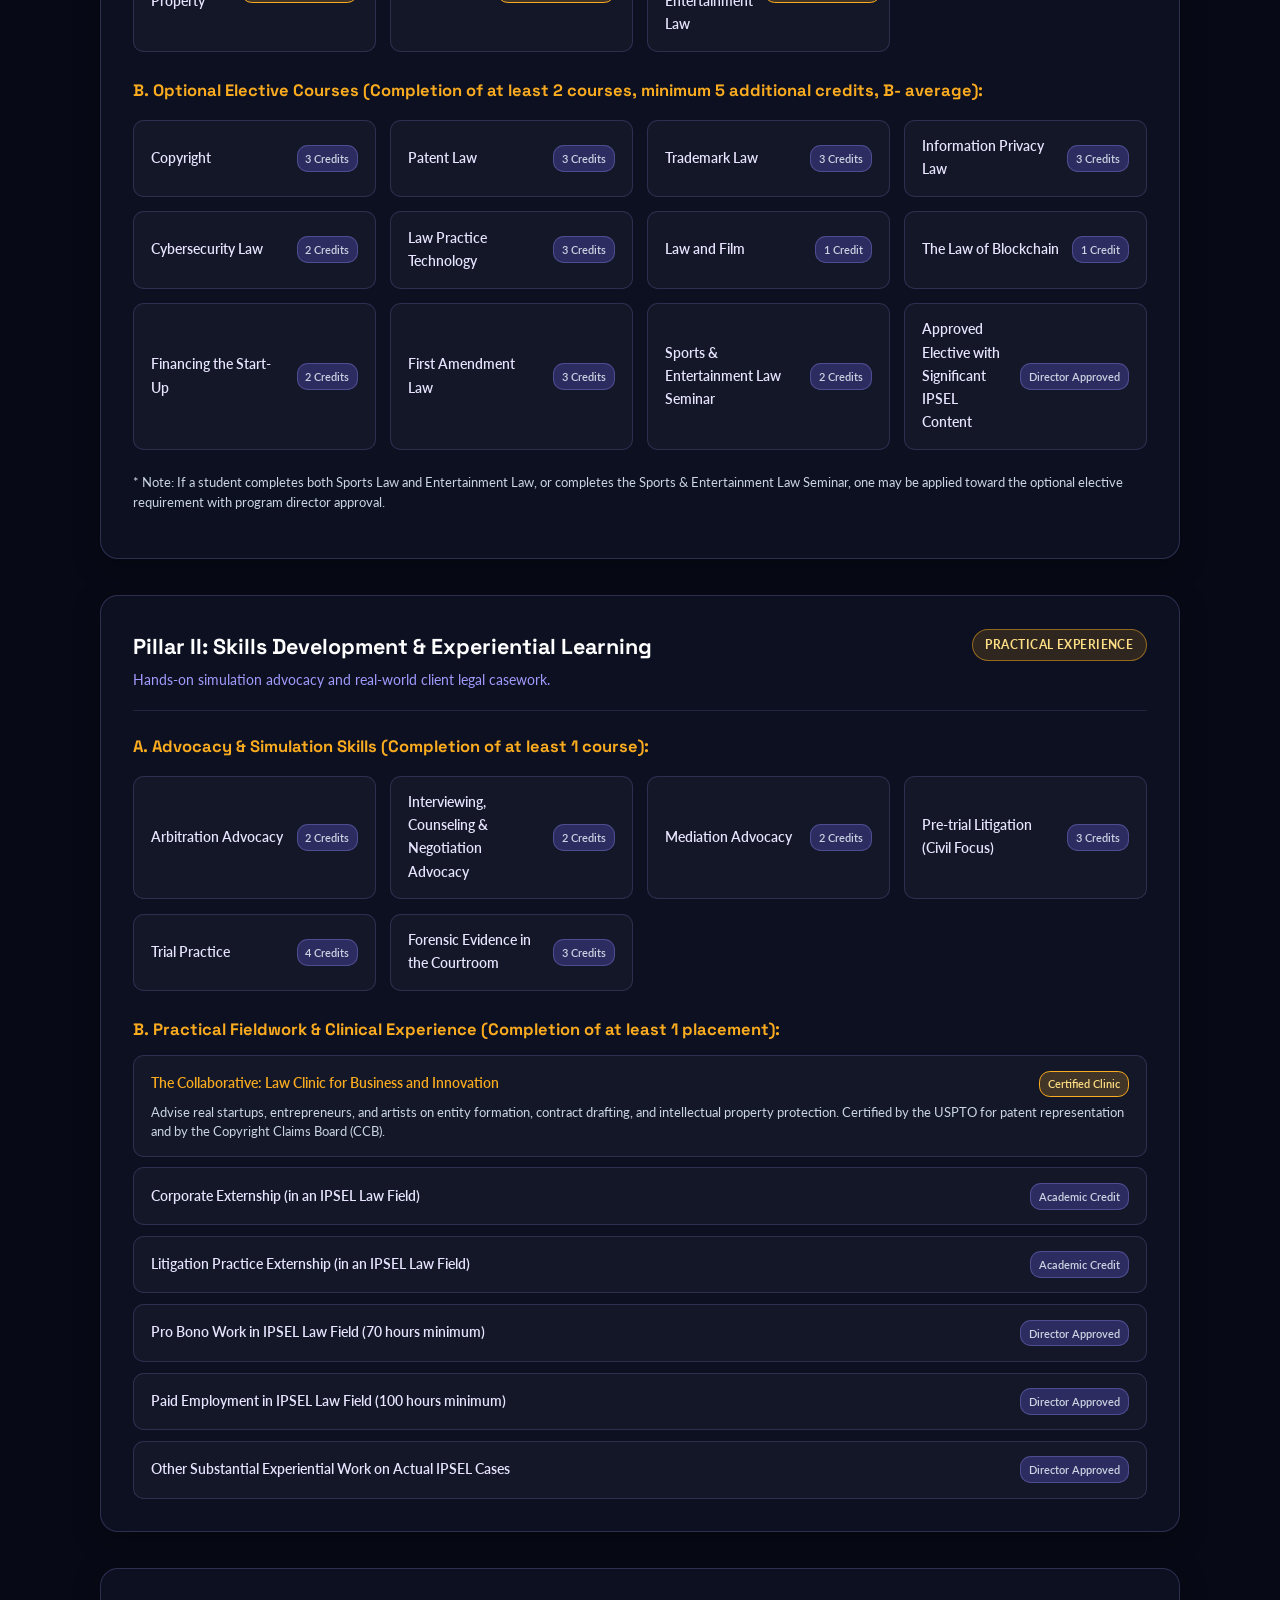
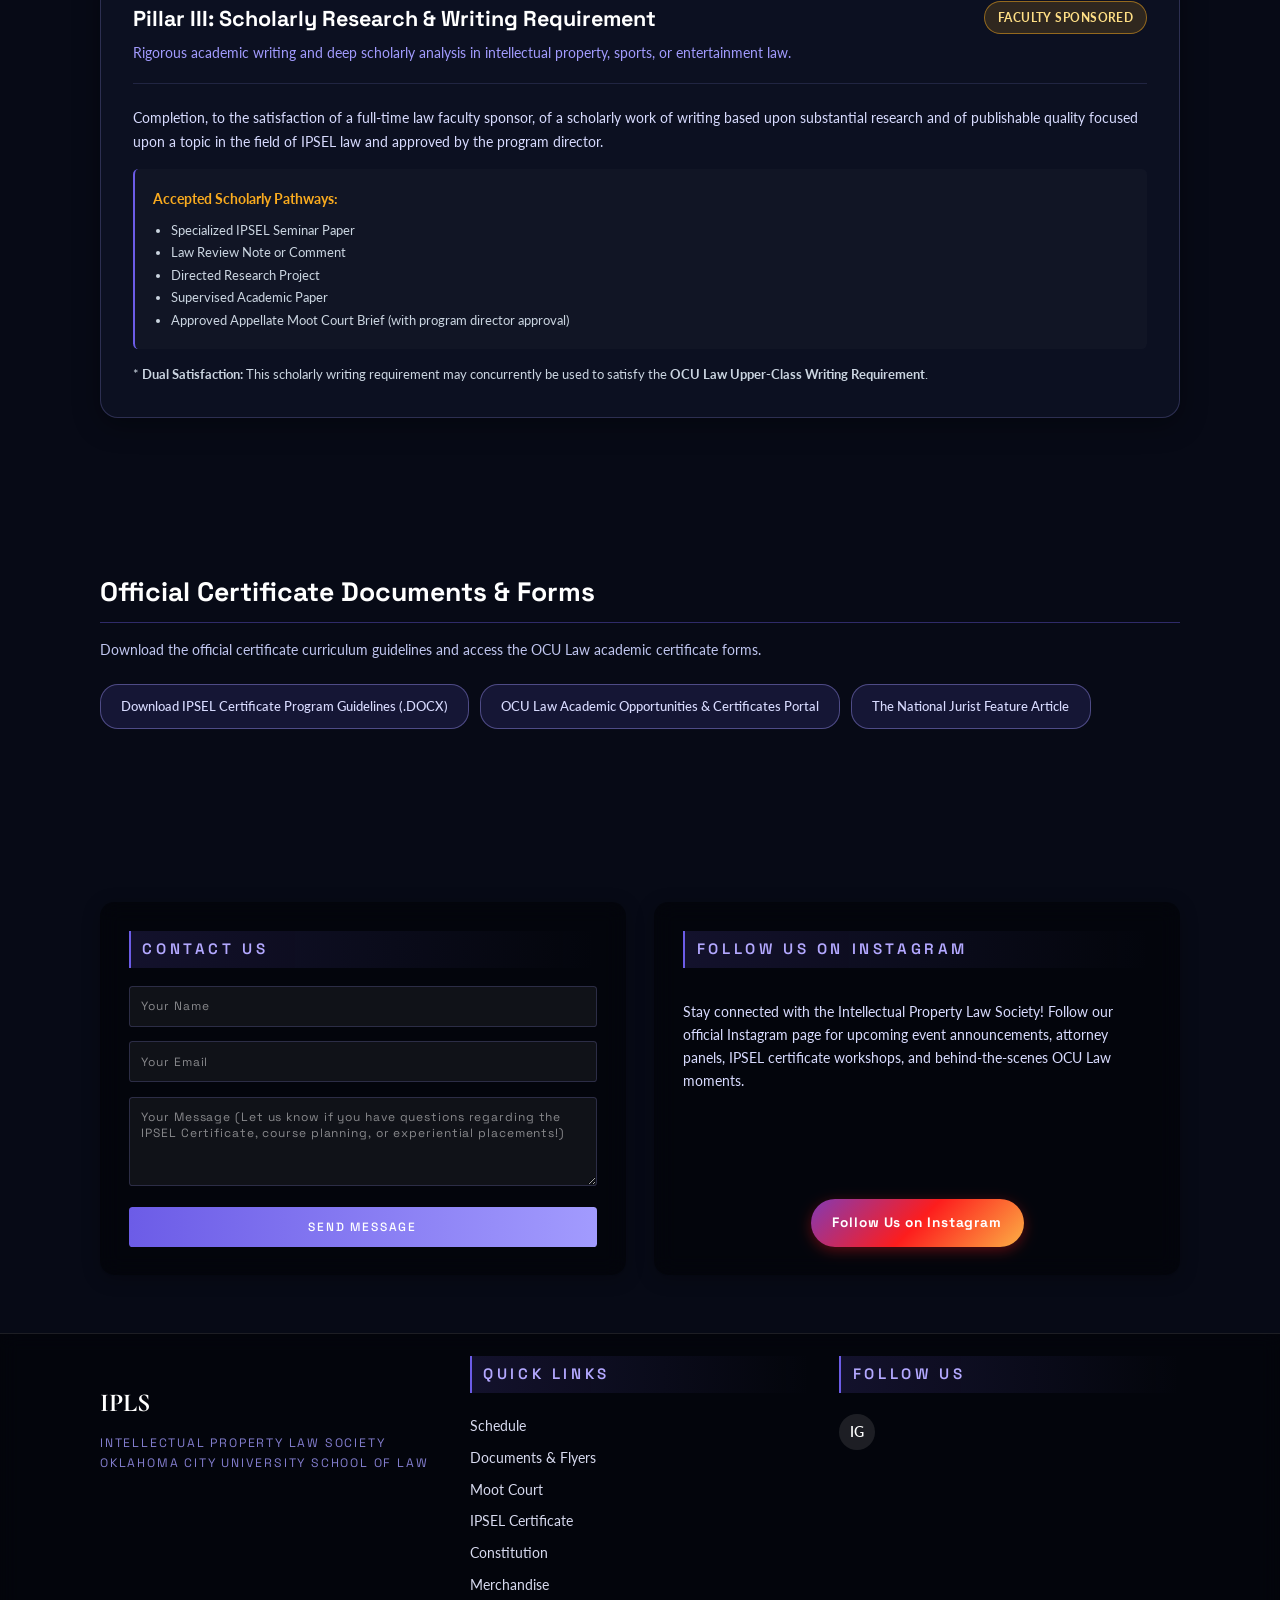
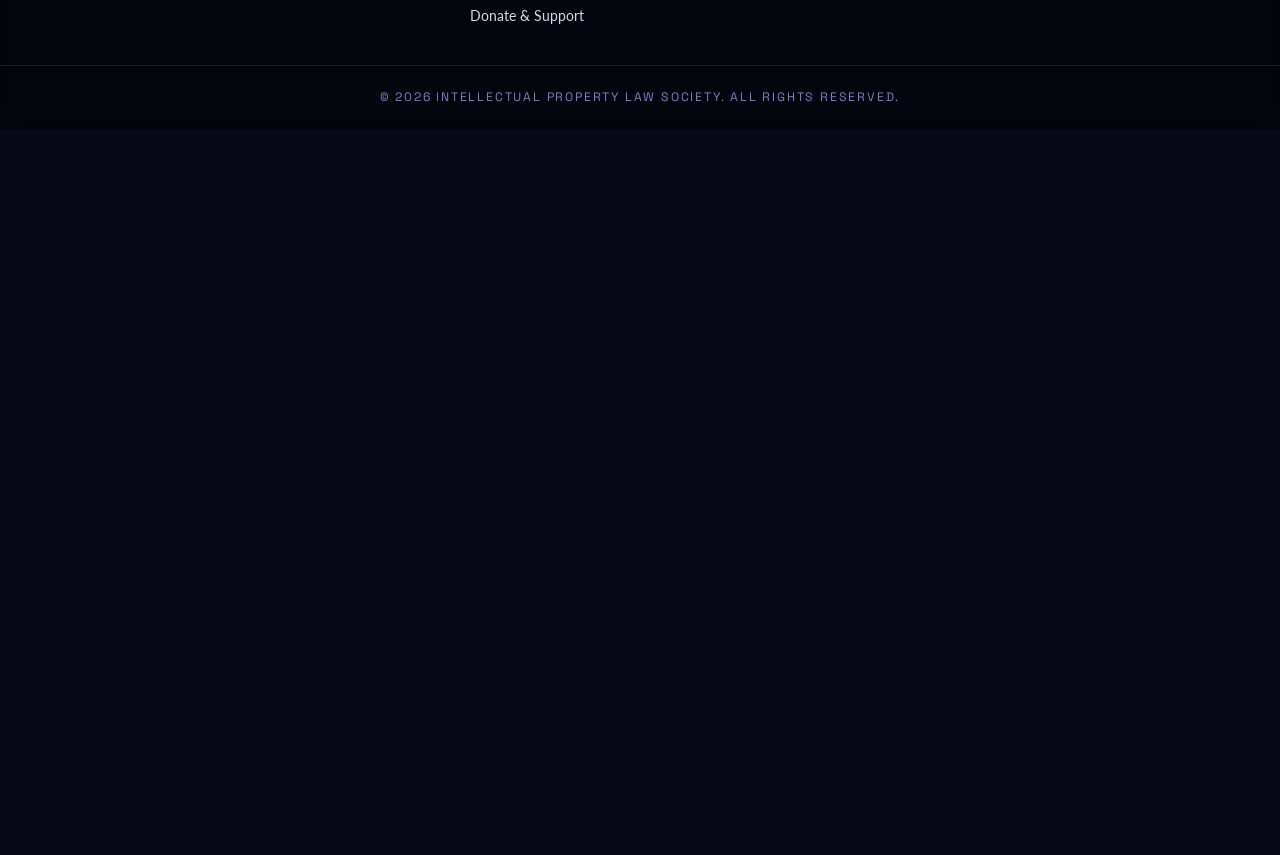
<file: ipsel.html>
<!DOCTYPE html>
<html lang="en">

<head>
  <meta charset="utf-8" />
  <meta name="viewport" content="width=device-width, initial-scale=1" />
  <title>IPSEL Certificate • Intellectual Property Law Society</title>
  <meta name="description"
    content="Certificate in Intellectual Property, Sports, and Entertainment Law (IPSEL) at Oklahoma City University School of Law. Learn curriculum requirements, experiential learning, and faculty leadership." />

  <link rel="icon" href="assets/images/icons/favicon.png" type="image/png" />
  <link rel="stylesheet" href="assets/css/styles.css" />
  <link
    href="https://fonts.googleapis.com/css2?family=Lato:wght@400;500;700&family=Cormorant+Garamond:wght@600;700&family=Space+Grotesk:wght@400;500;600;700&display=swap"
    rel="stylesheet">
  <script src="assets/js/main.js" defer></script>
</head>

<body>
  <!-- Top Navigation -->
  <nav class="top-nav">
    <div class="nav-container">
      <a href="index.html" class="nav-logo">IPLS</a>
      <div class="hamburger" id="hamburger">
        <span></span>
        <span></span>
        <span></span>
      </div>
      <ul class="nav-links" id="nav-links">
        <li><a href="schedule.html">Schedule</a></li>
        <li><a href="documents.html">Documents &amp; Flyers</a></li>
        <li><a href="moot-court.html">Moot Court</a></li>
        <li><a href="ipsel.html" class="active">IPSEL Certificate</a></li>
        <li><a href="constitution.html">Constitution</a></li>
        <li><a href="merchandise.html">Merchandise</a></li>
        <li><a href="donate.html">Donate &amp; Support</a></li>
      </ul>
    </div>
  </nav>

  <!-- Aurora Shimmer Overlay -->
  <div class="aurora-shimmer"></div>

  <!-- Banner -->
  <header class="club-banner slide-up">
    <div class="container">
      <h1>Certificate in IP,<br>Sports &amp; Entertainment Law</h1>
      <h2>Nationwide-Recognized JD Specialization • Oklahoma City University School of Law</h2>
    </div>
  </header>

  <!-- Layout -->
  <main class="layout" style="flex-direction: column; max-width: 1200px;">

    <!-- Executive Overview Banner -->
    <section class="ipsel-overview-banner fade-in">
      <h3>About the IPSEL Certificate Program</h3>
      <p>
        The <strong>Certificate in Intellectual Property, Sports &amp; Entertainment Law (IPSEL)</strong> is designed to equip Oklahoma City University School of Law students with the foundational doctrine, analytical acumen, and practical skills necessary to launch successful legal careers across creative, athletic, and technological industries.
      </p>
      <p>
        Whether aspiring to practice as an intellectual property attorney, patent prosecutor or litigator, trademark examining attorney, copyright advocate, entertainment counsel, sports agent or lawyer, technology transactions advisor, antitrust attorney, judicial clerk, studio executive, or administrative patent/trademark judge, the IPSEL curriculum delivers rigorous classroom instruction combined with real-world client advocacy.
      </p>
      <p style="margin-bottom: 0;">
        <strong>Certificate Eligibility:</strong> A student shall receive the Certificate in IPSEL upon completing all requirements for the Juris Doctor degree, submitting an official Intent to Pursue a Certificate form, and satisfying the three core curriculum pillars outlined below.
      </p>
    </section>

    <!-- Faculty Leadership Profile Card: Professor Tia Ebarb-Matt -->
    <section style="margin-bottom: 3.5rem;">
      <h2 style="font-family: 'Space Grotesk', sans-serif; color: #fff; font-size: 1.85rem; margin-bottom: 0.5rem; text-align: left; border-bottom: 2px solid rgba(108, 92, 231, 0.4); padding-bottom: 0.5rem;">
        Faculty Leadership &amp; Program Oversight
      </h2>
      <p style="color: #c0c6f0; text-align: left; margin-bottom: 2rem; font-size: 1rem;">
        The IPSEL Certificate program at OCU Law is directed and mentored by distinguished faculty dedicated to experiential advocacy, clinical practice, and student career placement.
      </p>

      <article class="faculty-spotlight-card">
        <div class="faculty-photo-col">
          <img src="assets/images/headshots/headshot-tia.jpg" alt="Professor Tia Ebarb-Matt" />
          <div style="margin-top: 1.25rem; display: flex; flex-direction: column; gap: 0.6rem; width: 100%;">
            <a href="mailto:tebarbmatt@okcu.edu" class="btn-support-gold" style="justify-content: center; font-size: 0.88rem; padding: 0.6rem 1rem;">
              Email Professor Ebarb-Matt
            </a>
            <a href="https://calendly.com/tebarbmatt/30min?month=2023-09" target="_blank" rel="noopener noreferrer" class="btn-support-purple" style="justify-content: center; font-size: 0.88rem; padding: 0.6rem 1rem;">
              Schedule Office Hours
            </a>
          </div>
        </div>

        <div class="faculty-details-col">
          <h3>Professor Tia Ebarb-Matt</h3>
          <div class="faculty-title">Clinical Professor of Law &amp; Director of Experiential Education</div>
          <div class="faculty-subtitle">Program Director for the IPSEL Certificate Program</div>

          <p class="meta" style="margin-bottom: 1.25rem;">
            <span class="chip">Director of Experiential Learning</span>
            <span class="chip">J.D. - Univ. of Washington (1999)</span>
            <span class="chip">B.S. Criminal Justice - Arizona (1995)</span>
            <span class="chip">Estate &amp; Business Planning</span>
            <span class="chip">Asset Protection</span>
            <span class="chip">Choctaw-Apache Tribe of Ebarb</span>
            <span class="chip">Solicitor - England &amp; Wales</span>
            <span class="chip">U.S. Tax Court &amp; 9th District Court</span>
            <span class="chip">Univ. of Exeter Law School (UK)</span>
          </p>

          <div class="faculty-bio-text">
            <p>
              Professor Tia Ebarb-Matt joined OCU Law in July 2022 as a Clinical Professor of Law and the Director of Experiential Learning. In her role, she oversees the entire Experiential Learning program, including law clinics, externships, LLI, skills competitions, experiential courses, and pro bono initiatives, providing supportive leadership to students and program directors across each opportunity.
            </p>
            <p>
              Professor Ebarb-Matt received her Bachelor of Science in Criminal Justice in 1995 and attended the University of Washington School of Law, earning her Juris Doctor in 1999. Following law school, she established her own legal practice in Washington and Arizona, focusing on Estate and Business Planning with a specialized emphasis on Asset Protection. Her clients were primarily physicians and real estate developers—two professional groups with acute legal vulnerabilities. Utilizing legal entities such as LLCs, LPs, Corporations, FLPs, and Trusts, she developed tailored asset protection structures in manageable, legally sound frameworks.
            </p>
            <p>
              Prior to arriving at OCU Law, Professor Ebarb-Matt spent eight years at the University of Exeter Law School in England, where she served as an Associate Professor of Law and the Director of Clinical Legal Education. She built a vibrant pro bono program from scratch featuring 20+ individual options, including six legal advice clinics serving community members across South West England. Over 400 law students participated each year. She established extensive working partnerships with local and national entities, including the police, magistrates, the judiciary, Members of Parliament (MPs), legal practitioners, charities, industry leaders, and university faculties.
            </p>
            <p>
              Professor Ebarb-Matt is admitted to practice before the United States 9th District Court and the United States Tax Court, and is a qualified solicitor in England and Wales. She is an enrolled member of the Choctaw-Apache Tribe of Ebarb and is the first female in her family to graduate high school and attend university. She believes that learning through practical, experiential legal work instills critical thinking, ethical leadership, self-efficacy, empathy, and a lasting sense of belonging.
            </p>
          </div>

          <div style="background: rgba(255, 255, 255, 0.03); border: 1px dashed rgba(162, 155, 254, 0.3); border-radius: 8px; padding: 1rem 1.25rem; font-size: 0.92rem; color: #c0c6f0;">
            <strong style="color: #faab1f;">Direct Inquiries &amp; Certificate Advising:</strong> Email <a href="mailto:tebarbmatt@okcu.edu" style="color: #70c1ff; text-decoration: underline;">tebarbmatt@okcu.edu</a> or book an appointment via her <a href="https://calendly.com/tebarbmatt/30min?month=2023-09" target="_blank" rel="noopener noreferrer" style="color: #70c1ff; text-decoration: underline;">Calendly office hours portal</a>.
          </div>
        </div>
      </article>
    </section>

    <!-- Nationwide Recognition & Press Spotlight Section -->
    <section style="margin-bottom: 3.5rem;">
      <h2 style="font-family: 'Space Grotesk', sans-serif; color: #fff; font-size: 1.85rem; margin-bottom: 0.5rem; text-align: left; border-bottom: 2px solid rgba(108, 92, 231, 0.4); padding-bottom: 0.5rem;">
        Nationwide Recognition &amp; Industry Access
      </h2>
      <p style="color: #c0c6f0; text-align: left; margin-bottom: 2rem; font-size: 1rem;">
        Honored in national legal education rankings for experiential excellence and direct industry access in sports, entertainment, and intellectual property law.
      </p>

      <article class="article-feature-card">
        <div style="display: flex; justify-content: space-between; align-items: flex-start; flex-wrap: wrap; gap: 1rem; margin-bottom: 0.75rem;">
          <div>
            <h3>Specialties Honor Roll: Entertainment Law Access</h3>
            <div class="article-source-meta">
              The National Jurist / preLaw Magazine • By PreLaw Editors • Published December 23, 2025
            </div>
          </div>
          <a href="https://nationaljurist.com/specialties-honor-roll-entertainment-law-access/" target="_blank" rel="noopener noreferrer" class="btn-support-gold" style="font-size: 0.88rem; padding: 0.5rem 1.1rem;">
            Read Full Article on National Jurist
          </a>
        </div>

        <div class="article-quote-block">
          <p>
            “With its Certificate in Intellectual Property, Sports, &amp; Entertainment Law (IPSEL), Oklahoma City University School of Law gives students a direct way to focus on the legal issues shaping creative and athletic industries. The program blends coursework in IP and contracts with experiential opportunities, preparing students to work with artists, athletes, and media professionals.”
          </p>
          <p>
            “The Collaborative: Law Clinic for Business and Innovation gives students hands-on client experience. Under faculty supervision, they advise startups, nonprofit organizations, and entrepreneurs on matters such as intellectual property protection, entity formation, and contract drafting. The clinic is also a certified USPTO and Copyright Claims Board Clinic, which allows students to assist with patents and copyright claims.”
          </p>
          <p>
            “Oklahoma City University provides more than 90 externship opportunities, many within walking distance of campus. These placements take students to courtrooms, boardrooms, nonprofits, government agencies, and other organizations where they can earn academic credit while working under the guidance of supervising lawyers and judges.”
          </p>
          <p>
            “Community is another strength: the Sports, IP &amp; Entertainment Law Association creates a hub for students to connect with peers, faculty, and practitioners, hosting events that showcase career pathways and industry challenges.”
          </p>
        </div>
      </article>
    </section>

    <!-- Curriculum Requirements: The 3 Core Pillars -->
    <section style="margin-bottom: 3.5rem;">
      <h2 style="font-family: 'Space Grotesk', sans-serif; color: #fff; font-size: 1.85rem; margin-bottom: 0.5rem; text-align: left; border-bottom: 2px solid rgba(108, 92, 231, 0.4); padding-bottom: 0.5rem;">
        Curriculum &amp; Certificate Requirements
      </h2>
      <p style="color: #c0c6f0; text-align: left; margin-bottom: 2rem; font-size: 1rem;">
        To qualify for the IPSEL Certificate, candidates must complete all requirements for the Juris Doctor degree, submit an Intent to Pursue Certificate form, and satisfy the requirements across each of the three foundational pillars.
      </p>

      <div class="ipsel-pillars-grid">

        <!-- Pillar I: Course Requirements -->
        <article class="ipsel-pillar-card">
          <div class="pillar-header">
            <div>
              <h3>Pillar I: Substantive Course Requirements</h3>
              <p style="color: #a29bfe; font-size: 0.95rem; margin: 0.25rem 0 0 0;">Foundational and specialized legal doctrines across IP, sports, entertainment, and technology law.</p>
            </div>
            <span class="pillar-badge">B- Average Minimum</span>
          </div>

          <h4 style="color: #faab1f; font-family: 'Space Grotesk', sans-serif; margin: 1rem 0 0.5rem 0; font-size: 1.15rem;">
            A. Required Core Courses (Completion of all 3 with a B- average):
          </h4>
          <div class="course-badge-grid">
            <div class="course-item-box">
              <span class="course-name">Intellectual Property</span>
              <span class="course-credits required">3 Credits • Required</span>
            </div>
            <div class="course-item-box">
              <span class="course-name">Antitrust</span>
              <span class="course-credits required">3 Credits • Required</span>
            </div>
            <div class="course-item-box">
              <span class="course-name">Sports Law OR Entertainment Law</span>
              <span class="course-credits required">3 Credits • Required</span>
            </div>
          </div>

          <h4 style="color: #faab1f; font-family: 'Space Grotesk', sans-serif; margin: 1.75rem 0 0.5rem 0; font-size: 1.15rem;">
            B. Optional Elective Courses (Completion of at least 2 courses, minimum 5 additional credits, B- average):
          </h4>
          <div class="course-badge-grid">
            <div class="course-item-box">
              <span class="course-name">Copyright</span>
              <span class="course-credits">3 Credits</span>
            </div>
            <div class="course-item-box">
              <span class="course-name">Patent Law</span>
              <span class="course-credits">3 Credits</span>
            </div>
            <div class="course-item-box">
              <span class="course-name">Trademark Law</span>
              <span class="course-credits">3 Credits</span>
            </div>
            <div class="course-item-box">
              <span class="course-name">Information Privacy Law</span>
              <span class="course-credits">3 Credits</span>
            </div>
            <div class="course-item-box">
              <span class="course-name">Cybersecurity Law</span>
              <span class="course-credits">2 Credits</span>
            </div>
            <div class="course-item-box">
              <span class="course-name">Law Practice Technology</span>
              <span class="course-credits">3 Credits</span>
            </div>
            <div class="course-item-box">
              <span class="course-name">Law and Film</span>
              <span class="course-credits">1 Credit</span>
            </div>
            <div class="course-item-box">
              <span class="course-name">The Law of Blockchain</span>
              <span class="course-credits">1 Credit</span>
            </div>
            <div class="course-item-box">
              <span class="course-name">Financing the Start-Up</span>
              <span class="course-credits">2 Credits</span>
            </div>
            <div class="course-item-box">
              <span class="course-name">First Amendment Law</span>
              <span class="course-credits">3 Credits</span>
            </div>
            <div class="course-item-box">
              <span class="course-name">Sports &amp; Entertainment Law Seminar</span>
              <span class="course-credits">2 Credits</span>
            </div>
            <div class="course-item-box">
              <span class="course-name">Approved Elective with Significant IPSEL Content</span>
              <span class="course-credits">Director Approved</span>
            </div>
          </div>
          <p style="color: #cbd5e1; font-size: 0.9rem; line-height: 1.6; margin-top: 0.5rem;">
            * Note: If a student completes both Sports Law and Entertainment Law, or completes the Sports &amp; Entertainment Law Seminar, one may be applied toward the optional elective requirement with program director approval.
          </p>
        </article>

        <!-- Pillar II: Skills Development & Experiential Learning -->
        <article class="ipsel-pillar-card">
          <div class="pillar-header">
            <div>
              <h3>Pillar II: Skills Development &amp; Experiential Learning</h3>
              <p style="color: #a29bfe; font-size: 0.95rem; margin: 0.25rem 0 0 0;">Hands-on simulation advocacy and real-world client legal casework.</p>
            </div>
            <span class="pillar-badge">Practical Experience</span>
          </div>

          <h4 style="color: #faab1f; font-family: 'Space Grotesk', sans-serif; margin: 1rem 0 0.5rem 0; font-size: 1.15rem;">
            A. Advocacy &amp; Simulation Skills (Completion of at least 1 course):
          </h4>
          <div class="course-badge-grid">
            <div class="course-item-box">
              <span class="course-name">Arbitration Advocacy</span>
              <span class="course-credits">2 Credits</span>
            </div>
            <div class="course-item-box">
              <span class="course-name">Interviewing, Counseling &amp; Negotiation Advocacy</span>
              <span class="course-credits">2 Credits</span>
            </div>
            <div class="course-item-box">
              <span class="course-name">Mediation Advocacy</span>
              <span class="course-credits">2 Credits</span>
            </div>
            <div class="course-item-box">
              <span class="course-name">Pre-trial Litigation (Civil Focus)</span>
              <span class="course-credits">3 Credits</span>
            </div>
            <div class="course-item-box">
              <span class="course-name">Trial Practice</span>
              <span class="course-credits">4 Credits</span>
            </div>
            <div class="course-item-box">
              <span class="course-name">Forensic Evidence in the Courtroom</span>
              <span class="course-credits">3 Credits</span>
            </div>
          </div>

          <h4 style="color: #faab1f; font-family: 'Space Grotesk', sans-serif; margin: 1.75rem 0 0.5rem 0; font-size: 1.15rem;">
            B. Practical Fieldwork &amp; Clinical Experience (Completion of at least 1 placement):
          </h4>
          <div style="display: flex; flex-direction: column; gap: 0.75rem; margin-top: 0.75rem;">
            <div class="course-item-box" style="flex-direction: column; align-items: flex-start; gap: 0.4rem;">
              <div style="display: flex; justify-content: space-between; width: 100%; align-items: center; flex-wrap: wrap; gap: 0.5rem;">
                <span class="course-name" style="color: #faab1f;">The Collaborative: Law Clinic for Business and Innovation</span>
                <span class="course-credits required">Certified Clinic</span>
              </div>
              <p style="margin: 0; font-size: 0.88rem; color: #cbd5e1; line-height: 1.5;">
                Advise real startups, entrepreneurs, and artists on entity formation, contract drafting, and intellectual property protection. Certified by the USPTO for patent representation and by the Copyright Claims Board (CCB).
              </p>
            </div>
            <div class="course-item-box">
              <span class="course-name">Corporate Externship (in an IPSEL Law Field)</span>
              <span class="course-credits">Academic Credit</span>
            </div>
            <div class="course-item-box">
              <span class="course-name">Litigation Practice Externship (in an IPSEL Law Field)</span>
              <span class="course-credits">Academic Credit</span>
            </div>
            <div class="course-item-box">
              <span class="course-name">Pro Bono Work in IPSEL Law Field (70 hours minimum)</span>
              <span class="course-credits">Director Approved</span>
            </div>
            <div class="course-item-box">
              <span class="course-name">Paid Employment in IPSEL Law Field (100 hours minimum)</span>
              <span class="course-credits">Director Approved</span>
            </div>
            <div class="course-item-box">
              <span class="course-name">Other Substantial Experiential Work on Actual IPSEL Cases</span>
              <span class="course-credits">Director Approved</span>
            </div>
          </div>
        </article>

        <!-- Pillar III: Scholarly Research & Writing Requirement -->
        <article class="ipsel-pillar-card">
          <div class="pillar-header">
            <div>
              <h3>Pillar III: Scholarly Research &amp; Writing Requirement</h3>
              <p style="color: #a29bfe; font-size: 0.95rem; margin: 0.25rem 0 0 0;">Rigorous academic writing and deep scholarly analysis in intellectual property, sports, or entertainment law.</p>
            </div>
            <span class="pillar-badge">Faculty Sponsored</span>
          </div>

          <p style="color: #d8dbff; line-height: 1.7; font-size: 1rem; margin-bottom: 1rem;">
            Completion, to the satisfaction of a full-time law faculty sponsor, of a scholarly work of writing based upon substantial research and of publishable quality focused upon a topic in the field of IPSEL law and approved by the program director.
          </p>
          <div style="background: rgba(255, 255, 255, 0.02); border-left: 3px solid #6c5ce7; padding: 1.25rem; border-radius: 6px; margin: 1rem 0;">
            <h5 style="color: #faab1f; margin: 0 0 0.5rem 0; font-size: 1rem;">Accepted Scholarly Pathways:</h5>
            <ul style="margin: 0; padding-left: 1.25rem; color: #cbd5e1; font-size: 0.92rem; line-height: 1.7;">
              <li>Specialized IPSEL Seminar Paper</li>
              <li>Law Review Note or Comment</li>
              <li>Directed Research Project</li>
              <li>Supervised Academic Paper</li>
              <li>Approved Appellate Moot Court Brief (with program director approval)</li>
            </ul>
          </div>
          <p style="color: #cbd5e1; font-size: 0.92rem; line-height: 1.6; margin: 0;">
            * <strong>Dual Satisfaction:</strong> This scholarly writing requirement may concurrently be used to satisfy the <strong>OCU Law Upper-Class Writing Requirement</strong>.
          </p>
        </article>

      </div>
    </section>

    <!-- Official Documents & Download Section -->
    <section class="fade-in" style="margin-bottom: 3.5rem;">
      <h2 style="font-family: 'Space Grotesk', sans-serif; color: #fff; font-size: 1.85rem; margin-bottom: 0.5rem; text-align: left; border-bottom: 2px solid rgba(108, 92, 231, 0.4); padding-bottom: 0.5rem;">
        Official Certificate Documents &amp; Forms
      </h2>
      <p style="color: #c0c6f0; text-align: left; margin-bottom: 1.5rem; font-size: 1rem;">
        Download the official certificate curriculum guidelines and access the OCU Law academic certificate forms.
      </p>

      <div class="resource-links-row" style="margin-top: 1rem;">
        <a href="assets/docs/IPSEL_Certificate.docx" download class="resource-pill" style="padding: 0.75rem 1.4rem;">
          Download IPSEL Certificate Program Guidelines (.DOCX)
        </a>
        <a href="https://law.okcu.edu/academics/academic-opportunities/certificates/" target="_blank" rel="noopener noreferrer" class="resource-pill" style="padding: 0.75rem 1.4rem;">
          OCU Law Academic Opportunities &amp; Certificates Portal
        </a>
        <a href="https://nationaljurist.com/specialties-honor-roll-entertainment-law-access/" target="_blank" rel="noopener noreferrer" class="resource-pill" style="padding: 0.75rem 1.4rem;">
          The National Jurist Feature Article
        </a>
      </div>
    </section>

  </main>

  <!-- Contact & Newsletter -->
  <section class="engage-section fade-in" id="contactSection">
    <div class="engage-container">
      <div class="contact-form-box">
        <h2>Contact Us</h2>
        <form id="contactForm">
          <input type="text" id="name" placeholder="Your Name" required />
          <input type="email" id="email" placeholder="Your Email" required />
          <textarea id="message" rows="4" placeholder="Your Message (Let us know if you have questions regarding the IPSEL Certificate, course planning, or experiential placements!)" required></textarea>
          <button type="submit" class="btn">Send Message</button>
        </form>
      </div>
      <div class="social-invitation-box">
        <h2>Follow Us on Instagram</h2>
        <p style="color: #d8dbff; line-height: 1.6; margin-bottom: 1rem;">
          Stay connected with the Intellectual Property Law Society! Follow our official Instagram page for upcoming event announcements, attorney panels, IPSEL certificate workshops, and behind-the-scenes OCU Law moments.
        </p>
        <div style="margin-top: auto; text-align: center;">
          <a href="https://www.instagram.com/iplaw_society/" target="_blank" rel="noopener noreferrer" class="btn-instagram">
            Follow Us on Instagram
          </a>
        </div>
      </div>
    </div>
  </section>

  <!-- Site Footer -->
  <footer class="site-footer">
    <div class="footer-inner">
      <div class="footer-grid">
        <div class="footer-brand">
          <h3>IPLS</h3>
          <p>Intellectual Property Law Society<br>Oklahoma City University School of Law</p>
        </div>
        <div class="footer-links">
          <h4>Quick Links</h4>
          <ul>
            <li><a href="schedule.html">Schedule</a></li>
            <li><a href="documents.html">Documents &amp; Flyers</a></li>
            <li><a href="moot-court.html">Moot Court</a></li>
            <li><a href="ipsel.html">IPSEL Certificate</a></li>
            <li><a href="constitution.html">Constitution</a></li>
            <li><a href="merchandise.html">Merchandise</a></li>
            <li><a href="donate.html">Donate &amp; Support</a></li>
          </ul>
        </div>
        <div class="footer-social">
          <h4>Follow Us</h4>
          <div class="social-icons">
            <a href="https://www.instagram.com/iplaw_society/" target="_blank" rel="noopener noreferrer" class="social-icon" title="Follow Us on Instagram">IG</a>
          </div>
        </div>
      </div>
      <div class="footer-bottom">
        <p>&copy; 2026 Intellectual Property Law Society. All rights reserved.</p>
      </div>
    </div>
  </footer>
</body>

</html>
</file>
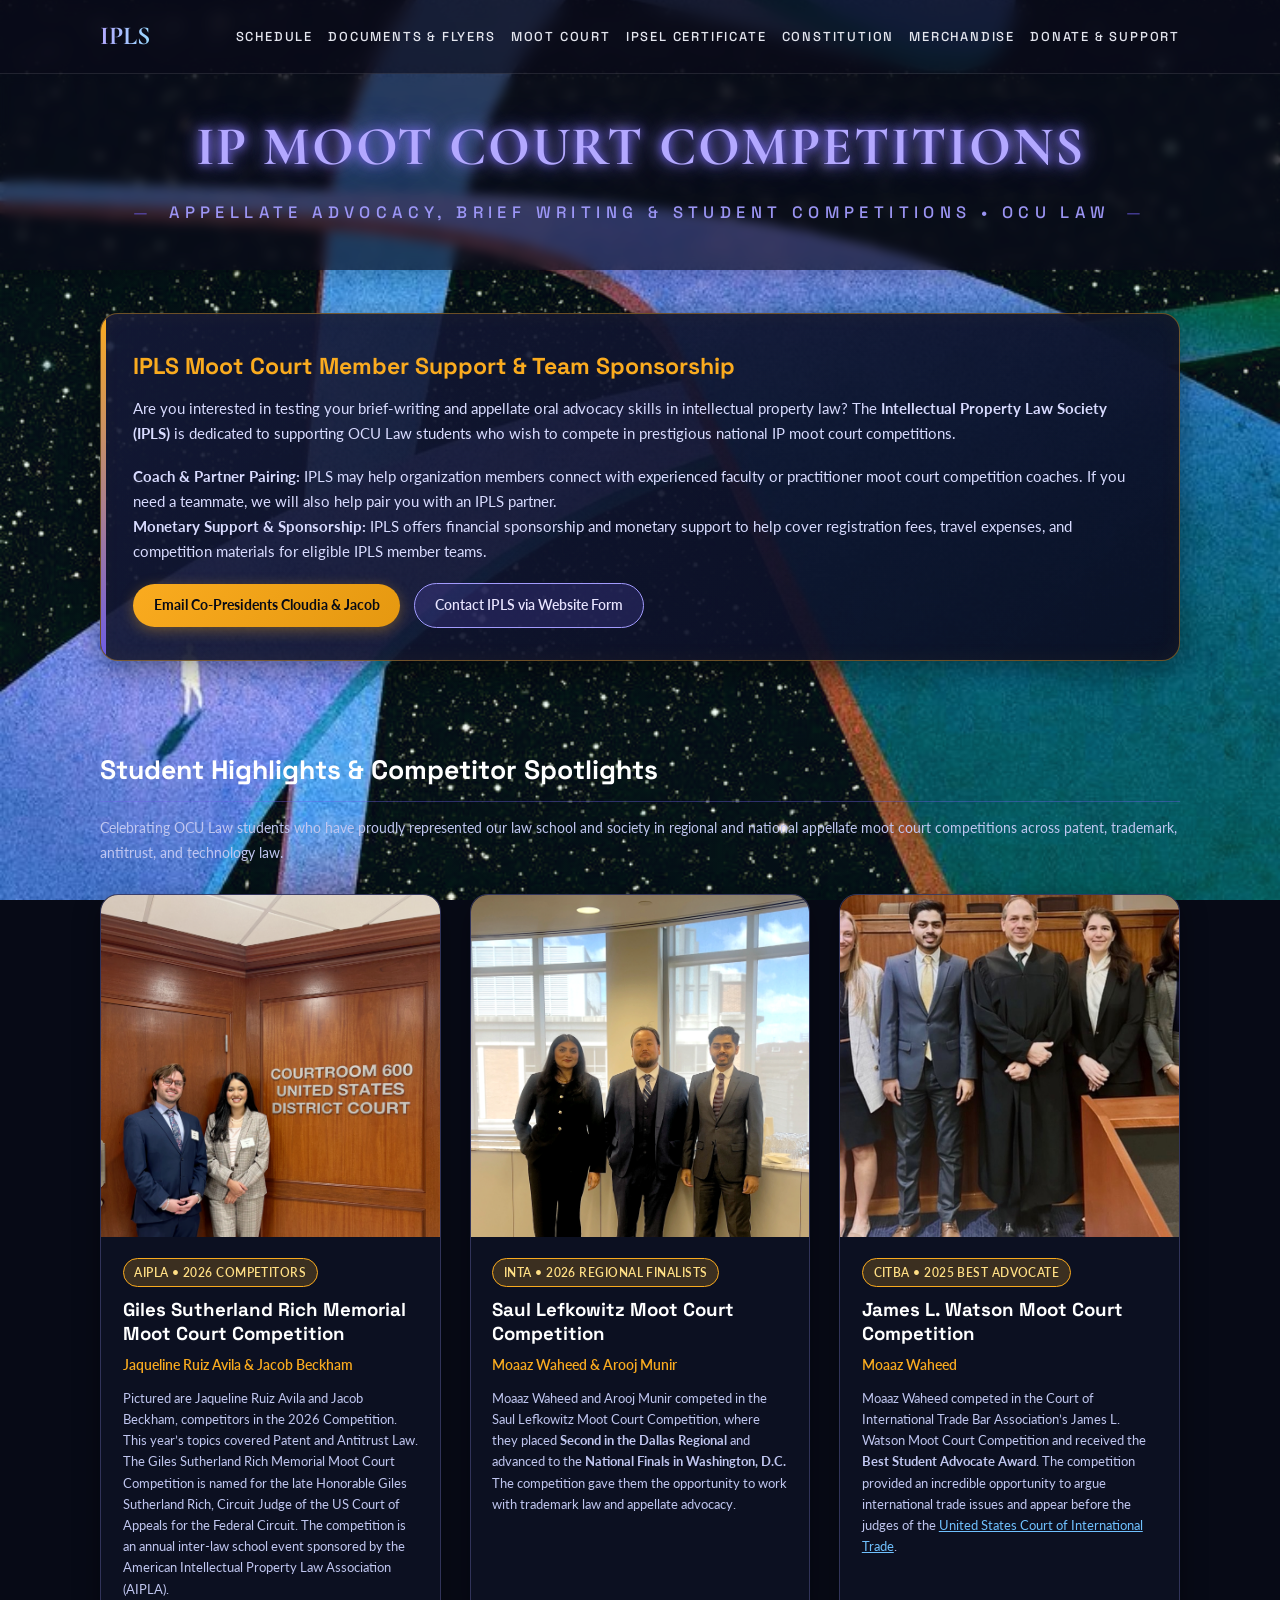
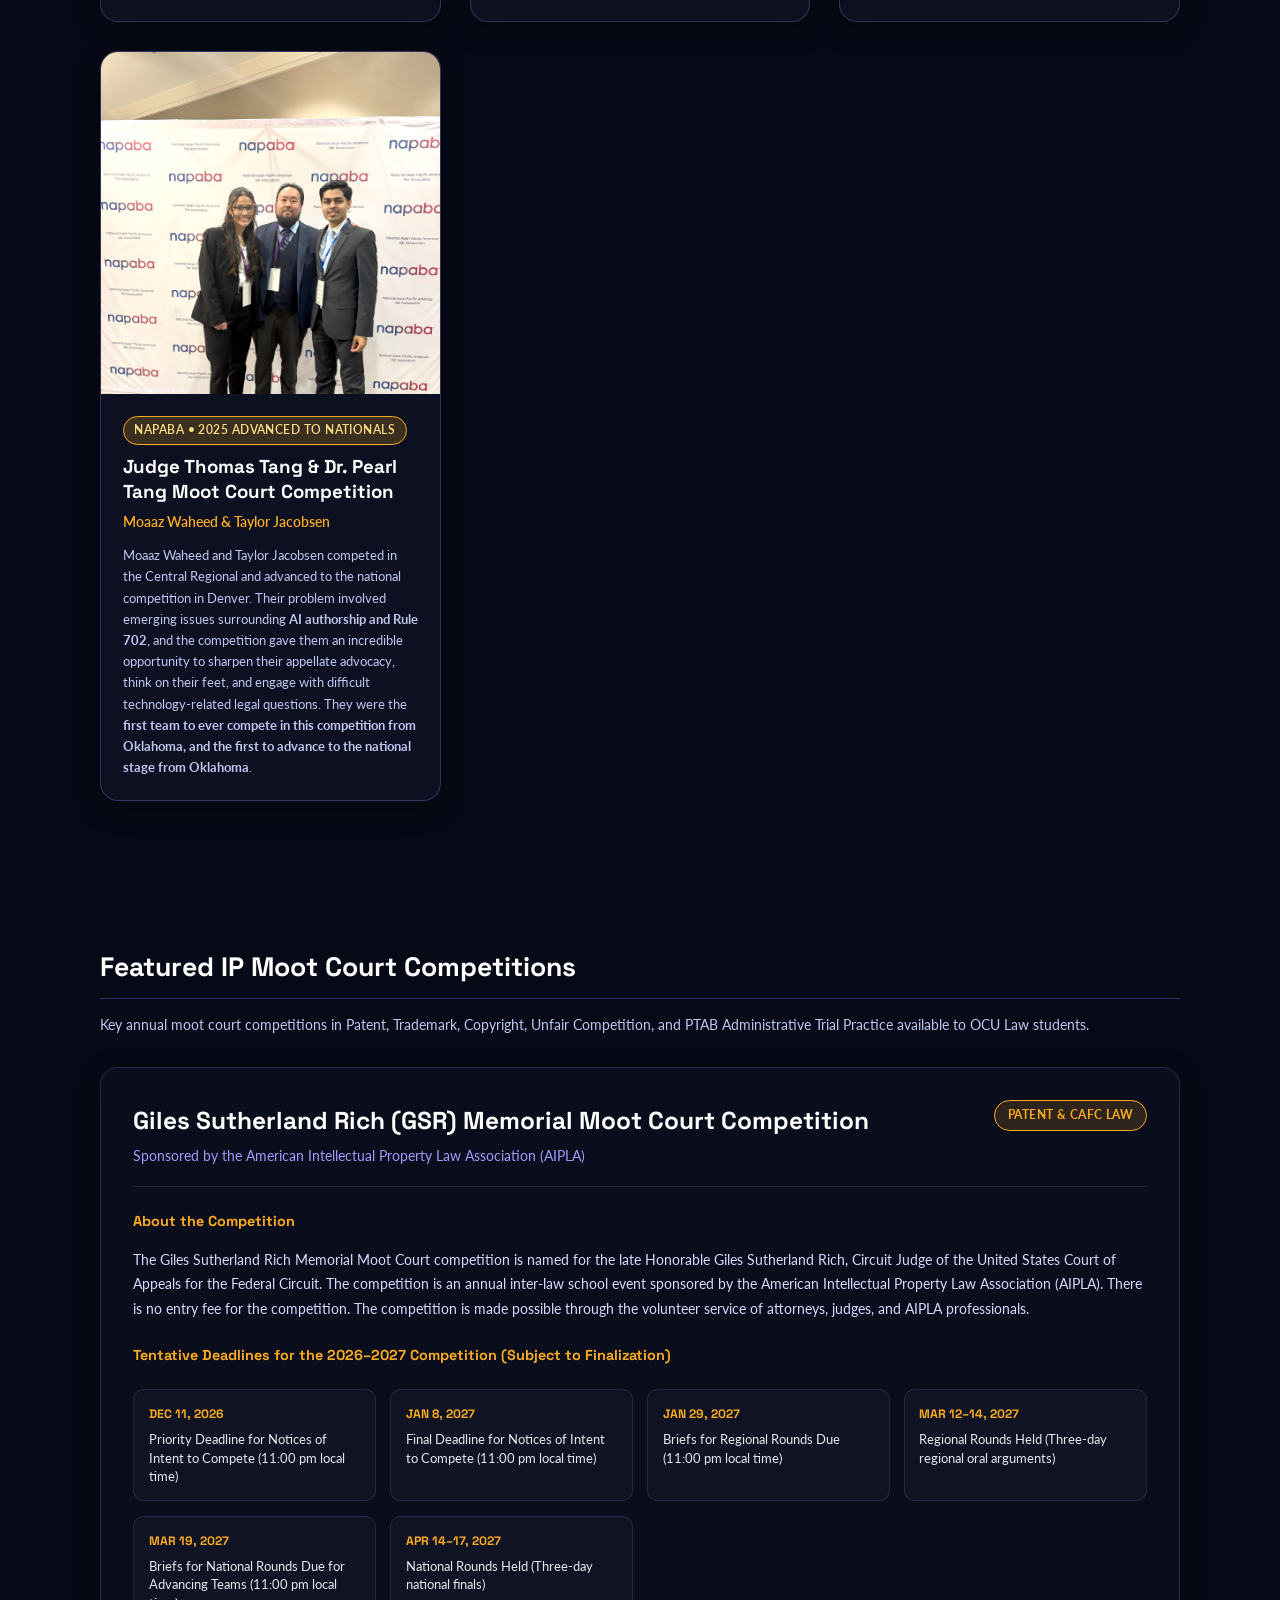
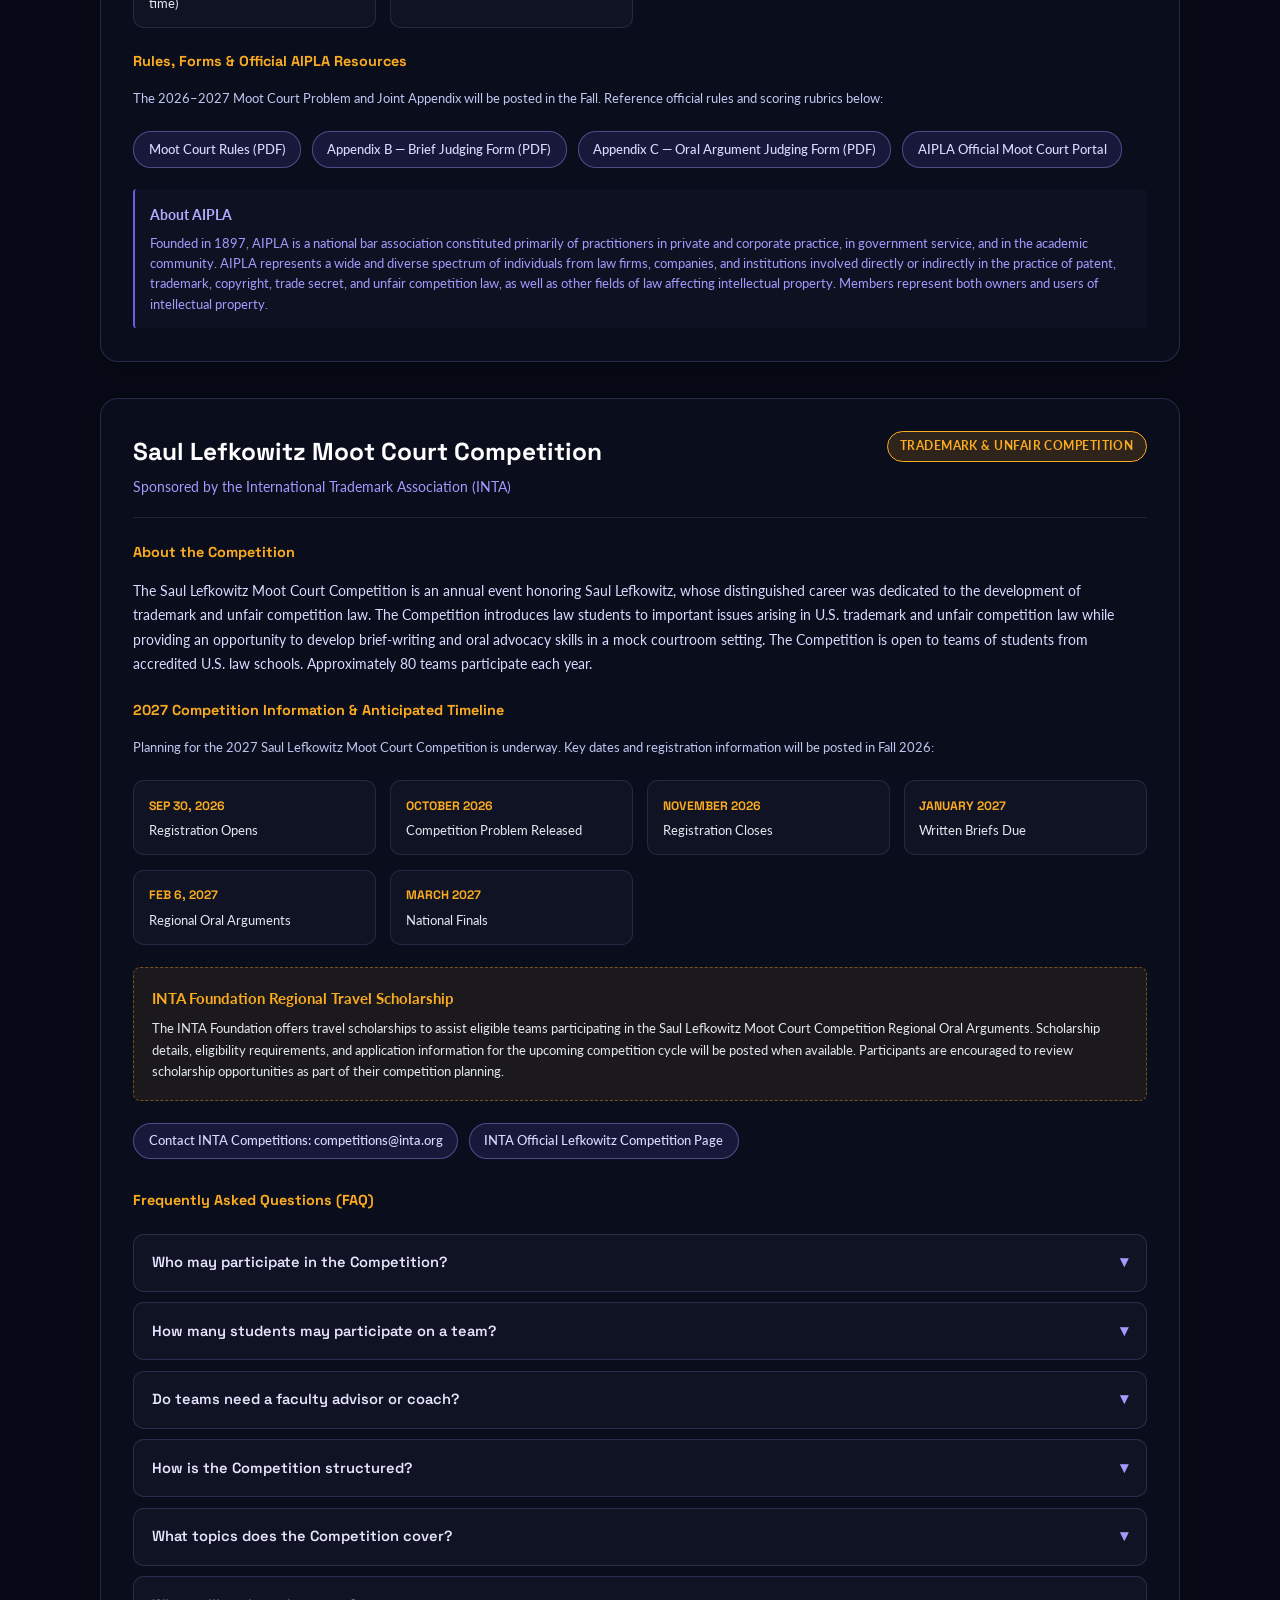
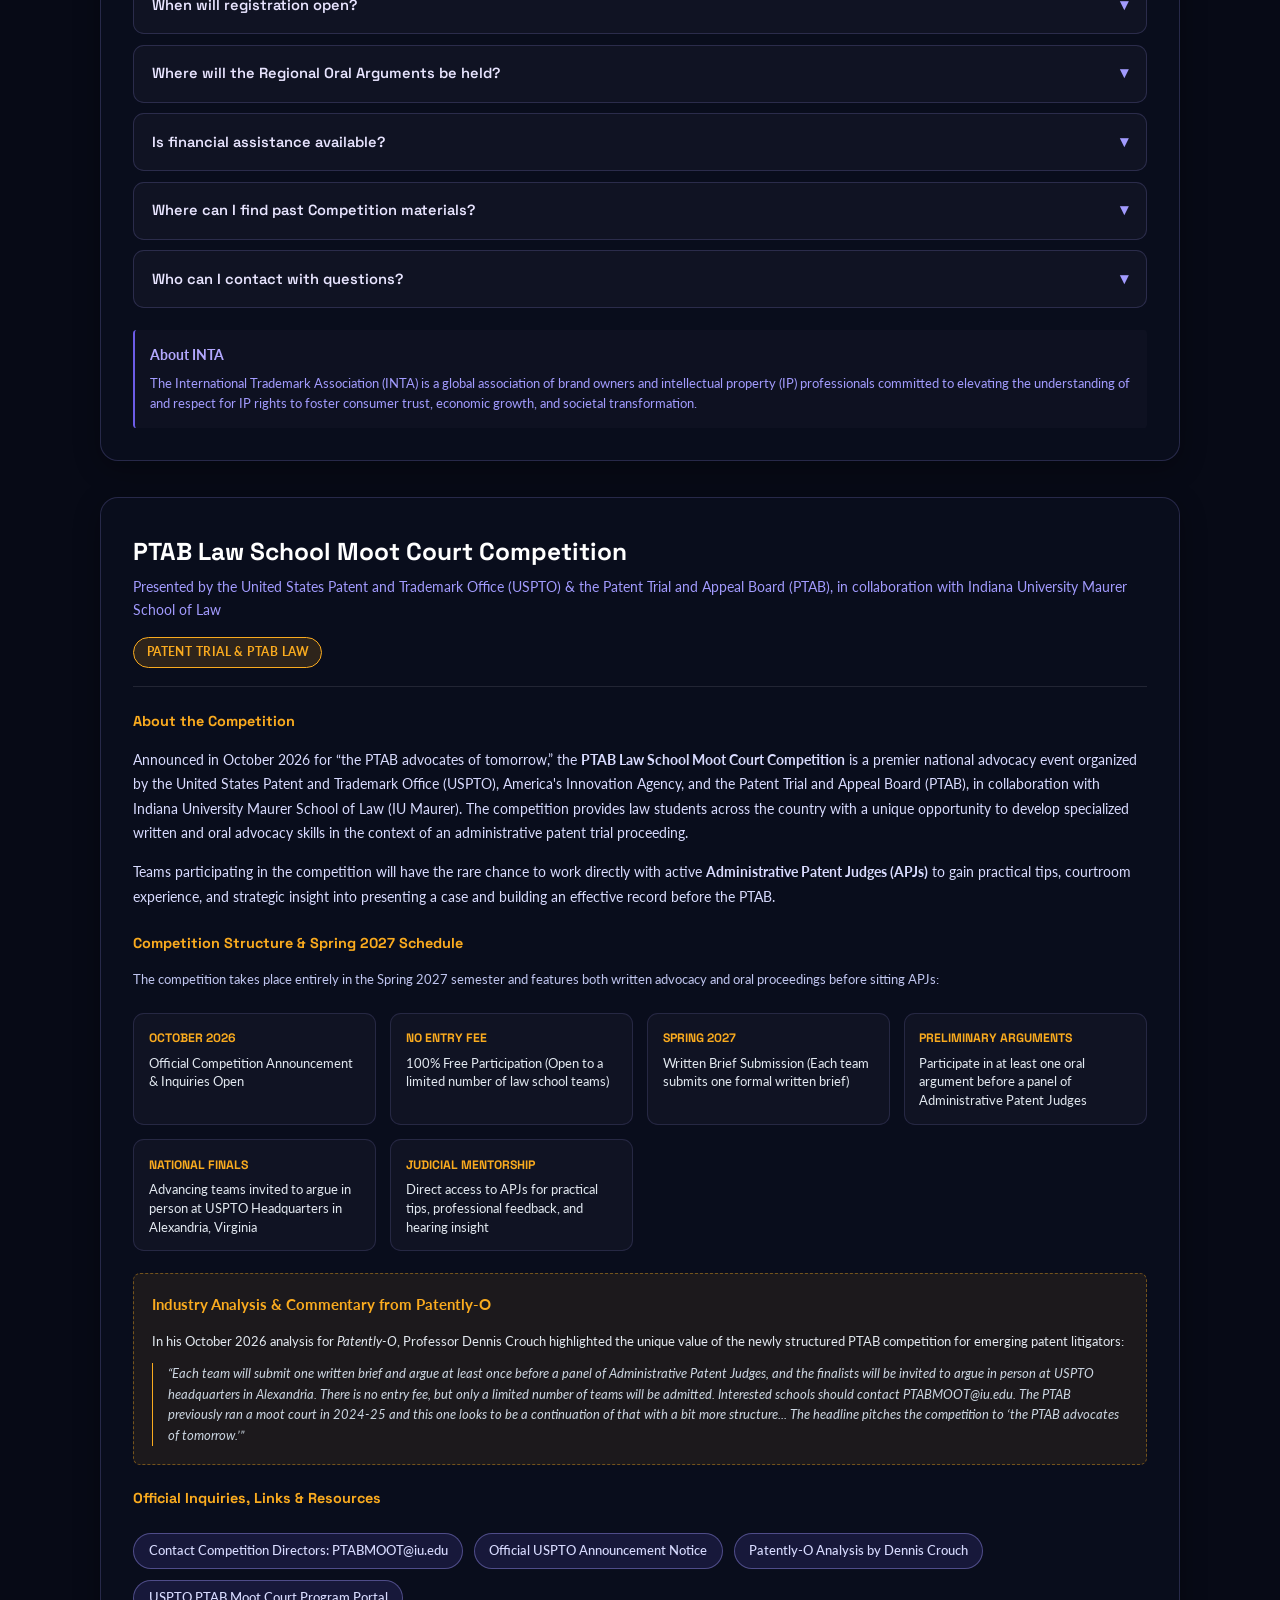
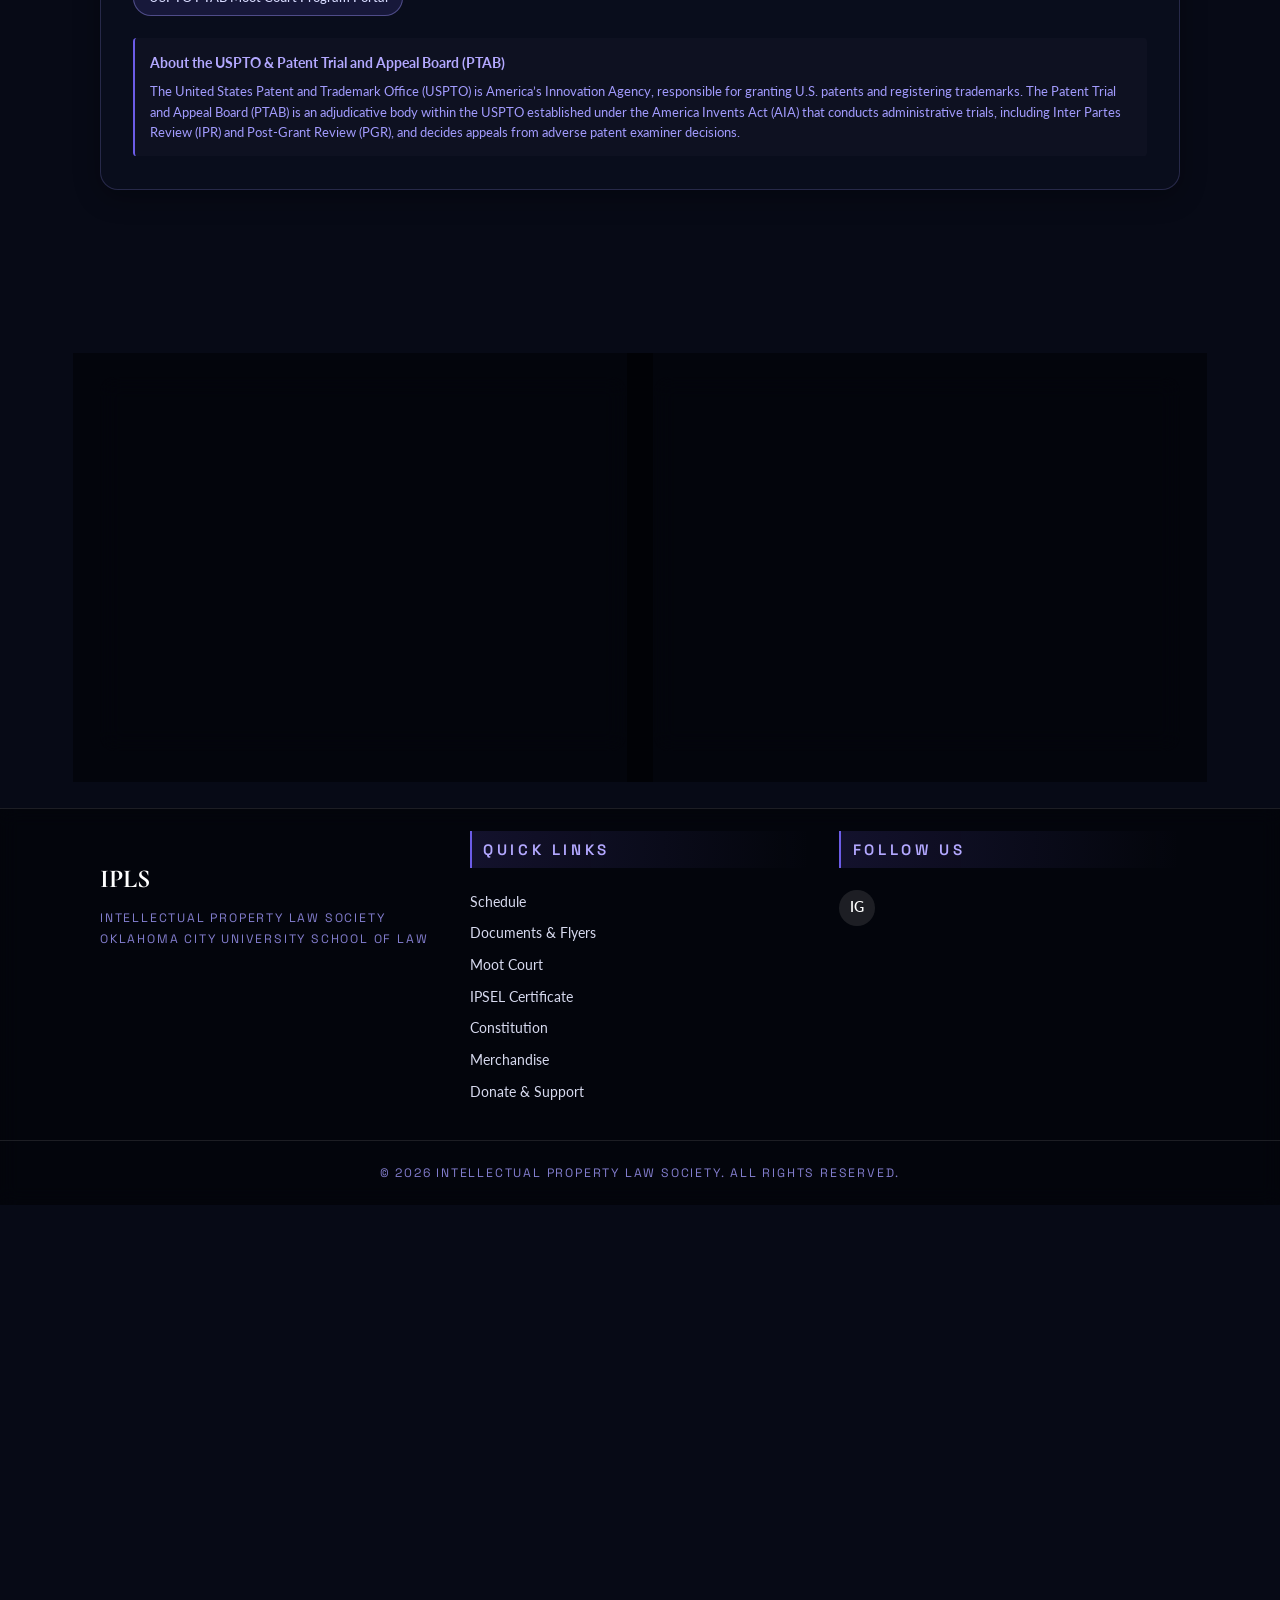
<file: moot-court.html>
<!DOCTYPE html>
<html lang="en">

<head>
  <meta charset="utf-8" />
  <meta name="viewport" content="width=device-width, initial-scale=1" />
  <title>Moot Court Competitions • Intellectual Property Law Society</title>
  <meta name="description"
    content="Explore IP moot court competitions available for OCU Law students, student competitor highlights, coach & partner matching, and IPLS sponsorship support." />

  <link rel="icon" href="assets/images/icons/favicon.png" type="image/png" />
  <link rel="stylesheet" href="assets/css/styles.css" />
  <link
    href="https://fonts.googleapis.com/css2?family=Lato:wght@400;500;700&family=Cormorant+Garamond:wght@600;700&family=Space+Grotesk:wght@400;500;600;700&display=swap"
    rel="stylesheet">
  <script src="assets/js/main.js" defer></script>
  <!-- Moot Court page-only narrow-screen refinements. Desktop styles unchanged. -->
  <style>
    @media (max-width: 768px) {
      /* Flex children should not expand the entire page on narrow phones. */
      main.layout > section {
        box-sizing: border-box;
        width: 100%;
        min-width: 0;
        max-width: 100%;
      }

      .moot-spotlight-grid,
      .timeline-grid {
        grid-template-columns: minmax(0, 1fr);
      }

      .moot-support-banner,
      .moot-spotlight-card,
      .competition-full-card {
        box-sizing: border-box;
        min-width: 0;
        max-width: 100%;
      }

      .moot-support-banner,
      .competition-full-card {
        padding: clamp(1.1rem, 4vw, 1.5rem);
      }

      .competition-header > div {
        min-width: 0;
        max-width: 100%;
      }

      .competition-header h3,
      .faq-summary,
      .resource-pill,
      .moot-competition-chip,
      .moot-support-actions > a {
        overflow-wrap: anywhere;
      }

      .resource-pill,
      .moot-competition-chip,
      .moot-support-actions > a {
        box-sizing: border-box;
        max-width: 100%;
        white-space: normal;
      }
    }
  </style>
</head>

<body>
  <!-- Top Navigation -->
  <nav class="top-nav">
    <div class="nav-container">
      <a href="index.html" class="nav-logo">IPLS</a>
      <div class="hamburger" id="hamburger">
        <span></span>
        <span></span>
        <span></span>
      </div>
      <ul class="nav-links" id="nav-links">
        <li><a href="schedule.html">Schedule</a></li>
        <li><a href="documents.html">Documents &amp; Flyers</a></li>
        <li><a href="moot-court.html" class="active">Moot Court</a></li>
        <li><a href="ipsel.html">IPSEL Certificate</a></li>
        <li><a href="constitution.html">Constitution</a></li>
        <li><a href="merchandise.html">Merchandise</a></li>
        <li><a href="donate.html">Donate &amp; Support</a></li>
      </ul>
    </div>
  </nav>

  <!-- Aurora Shimmer Overlay -->
  <div class="aurora-shimmer"></div>

  <!-- Banner -->
  <header class="club-banner slide-up">
    <div class="container">
      <h1>IP Moot Court Competitions</h1>
      <h2>Appellate Advocacy, Brief Writing &amp; Student Competitions • OCU Law</h2>
    </div>
  </header>

  <!-- Layout -->
  <main class="layout" style="flex-direction: column; max-width: 1200px;">
    
    <!-- IPLS Member Support & Sponsorship Notice Banner -->
    <section class="moot-support-banner fade-in">
      <h3>IPLS Moot Court Member Support &amp; Team Sponsorship</h3>
      <p>
        Are you interested in testing your brief-writing and appellate oral advocacy skills in intellectual property law? The <strong>Intellectual Property Law Society (IPLS)</strong> is dedicated to supporting OCU Law students who wish to compete in prestigious national IP moot court competitions.
      </p>
      <p>
        <strong>Coach &amp; Partner Pairing:</strong> IPLS may help organization members connect with experienced faculty or practitioner moot court competition coaches. If you need a teammate, we will also help pair you with an IPLS partner.<br />
        <strong>Monetary Support &amp; Sponsorship:</strong> IPLS offers financial sponsorship and monetary support to help cover registration fees, travel expenses, and competition materials for eligible IPLS member teams.
      </p>
      <div class="moot-support-actions">
        <a href="mailto:cozeir@my.okcu.edu,jacob.beckham@my.okcu.edu?subject=IPLS%20Moot%20Court%20Inquiry%20-%20Interest%20in%20Competing" class="btn-support-gold">
          Email Co-Presidents Cloudia &amp; Jacob
        </a>
        <a href="#contactSection" class="btn-support-purple">
          Contact IPLS via Website Form
        </a>
      </div>
    </section>

    <!-- Student Competitor Spotlights Section -->
    <section style="margin-bottom: 3.5rem;">
      <h2 style="font-family: 'Space Grotesk', sans-serif; color: #fff; font-size: 1.85rem; margin-bottom: 0.5rem; text-align: left; border-bottom: 2px solid rgba(108, 92, 231, 0.4); padding-bottom: 0.5rem;">
        Student Highlights &amp; Competitor Spotlights
      </h2>
      <p style="color: #c0c6f0; text-align: left; margin-bottom: 2rem; font-size: 1rem;">
        Celebrating OCU Law students who have proudly represented our law school and society in regional and national appellate moot court competitions across patent, trademark, antitrust, and technology law.
      </p>

      <div class="moot-spotlight-grid">
        
        <!-- Spotlight 1: GSR 2026 -->
        <article class="moot-spotlight-card">
          <div class="moot-photo-frame">
            <img src="assets/images/moot-court/moot-gsr-2026.png" alt="Jaqueline Ruiz Avila and Jacob Beckham at the 2026 GSR Competition" />
          </div>
          <div class="moot-spotlight-body">
            <span class="moot-competition-chip gold">AIPLA • 2026 Competitors</span>
            <h3>Giles Sutherland Rich Memorial Moot Court Competition</h3>
            <div class="moot-spotlight-competitors">
              Jaqueline Ruiz Avila &amp; Jacob Beckham
            </div>
            <p>
              Pictured are Jaqueline Ruiz Avila and Jacob Beckham, competitors in the 2026 Competition. This year’s topics covered Patent and Antitrust Law. The Giles Sutherland Rich Memorial Moot Court Competition is named for the late Honorable Giles Sutherland Rich, Circuit Judge of the US Court of Appeals for the Federal Circuit. The competition is an annual inter-law school event sponsored by the American Intellectual Property Law Association (AIPLA).
            </p>
          </div>
        </article>

        <!-- Spotlight 2: Saul Lefkowitz 2026 -->
        <article class="moot-spotlight-card">
          <div class="moot-photo-frame">
            <img src="assets/images/moot-court/moot-lefkowitz-2026.png" alt="Moaaz Waheed and Arooj Munir at the Saul Lefkowitz Moot Court Competition" />
          </div>
          <div class="moot-spotlight-body">
            <span class="moot-competition-chip gold">INTA • 2026 Regional Finalists</span>
            <h3>Saul Lefkowitz Moot Court Competition</h3>
            <div class="moot-spotlight-competitors">
              Moaaz Waheed &amp; Arooj Munir
            </div>
            <p>
              Moaaz Waheed and Arooj Munir competed in the Saul Lefkowitz Moot Court Competition, where they placed <strong>Second in the Dallas Regional</strong> and advanced to the <strong>National Finals in Washington, D.C.</strong> The competition gave them the opportunity to work with trademark law and appellate advocacy.
            </p>
          </div>
        </article>

        <!-- Spotlight 3: Watson 2025 -->
        <article class="moot-spotlight-card">
          <div class="moot-photo-frame">
            <img src="assets/images/moot-court/moot-watson-2025.png" alt="Moaaz Waheed receiving Best Student Advocate Award at the James L. Watson Moot Court" />
          </div>
          <div class="moot-spotlight-body">
            <span class="moot-competition-chip gold">CITBA • 2025 Best Advocate</span>
            <h3>James L. Watson Moot Court Competition</h3>
            <div class="moot-spotlight-competitors">
              Moaaz Waheed
            </div>
            <p>
              Moaaz Waheed competed in the Court of International Trade Bar Association’s James L. Watson Moot Court Competition and received the <strong>Best Student Advocate Award</strong>. The competition provided an incredible opportunity to argue international trade issues and appear before the judges of the <a href="https://www.cit.uscourts.gov/" target="_blank" rel="noopener noreferrer" style="color: #70c1ff; text-decoration: underline;">United States Court of International Trade</a>.
            </p>
          </div>
        </article>

        <!-- Spotlight 4: Thomas Tang 2025 -->
        <article class="moot-spotlight-card">
          <div class="moot-photo-frame">
            <img src="assets/images/moot-court/moot-tang-2025.png" alt="Moaaz Waheed and Taylor Jacobsen at the NAPABA Thomas Tang Moot Court Competition" />
          </div>
          <div class="moot-spotlight-body">
            <span class="moot-competition-chip gold">NAPABA • 2025 Advanced to Nationals</span>
            <h3>Judge Thomas Tang &amp; Dr. Pearl Tang Moot Court Competition</h3>
            <div class="moot-spotlight-competitors">
              Moaaz Waheed &amp; Taylor Jacobsen
            </div>
            <p>
              Moaaz Waheed and Taylor Jacobsen competed in the Central Regional and advanced to the national competition in Denver. Their problem involved emerging issues surrounding <strong>AI authorship and Rule 702</strong>, and the competition gave them an incredible opportunity to sharpen their appellate advocacy, think on their feet, and engage with difficult technology-related legal questions. They were the <strong>first team to ever compete in this competition from Oklahoma, and the first to advance to the national stage from Oklahoma</strong>.
            </p>
          </div>
        </article>

      </div>
    </section>

    <!-- Featured Competitions Breakdown -->
    <section style="margin-bottom: 3.5rem;">
      <h2 style="font-family: 'Space Grotesk', sans-serif; color: #fff; font-size: 1.85rem; margin-bottom: 0.5rem; text-align: left; border-bottom: 2px solid rgba(108, 92, 231, 0.4); padding-bottom: 0.5rem;">
        Featured IP Moot Court Competitions
      </h2>
      <p style="color: #c0c6f0; text-align: left; margin-bottom: 2rem; font-size: 1rem;">
        Key annual moot court competitions in Patent, Trademark, Copyright, Unfair Competition, and PTAB Administrative Trial Practice available to OCU Law students.
      </p>

      <!-- Competition 1: AIPLA GSR -->
      <article class="competition-full-card">
        <div class="competition-header">
          <div>
            <h3>Giles Sutherland Rich (GSR) Memorial Moot Court Competition</h3>
            <div style="color: #a29bfe; font-size: 0.95rem; margin-top: 0.25rem;">
              Sponsored by the American Intellectual Property Law Association (AIPLA)
            </div>
          </div>
          <span class="competition-org-badge">Patent &amp; CAFC Law</span>
        </div>

        <h4 style="color: #faab1f; font-family: 'Space Grotesk', sans-serif; margin: 1rem 0 0.5rem 0;">About the Competition</h4>
        <p style="color: #d8dbff; line-height: 1.7; margin-bottom: 1rem;">
          The Giles Sutherland Rich Memorial Moot Court competition is named for the late Honorable Giles Sutherland Rich, Circuit Judge of the United States Court of Appeals for the Federal Circuit. The competition is an annual inter-law school event sponsored by the American Intellectual Property Law Association (AIPLA). There is no entry fee for the competition. The competition is made possible through the volunteer service of attorneys, judges, and AIPLA professionals.
        </p>

        <h4 style="color: #faab1f; font-family: 'Space Grotesk', sans-serif; margin: 1.5rem 0 0.5rem 0;">Tentative Deadlines for the 2026–2027 Competition (Subject to Finalization)</h4>
        <div class="timeline-grid">
          <div class="timeline-item">
            <span class="date">Dec 11, 2026</span>
            <p class="event">Priority Deadline for Notices of Intent to Compete (11:00 pm local time)</p>
          </div>
          <div class="timeline-item">
            <span class="date">Jan 8, 2027</span>
            <p class="event">Final Deadline for Notices of Intent to Compete (11:00 pm local time)</p>
          </div>
          <div class="timeline-item">
            <span class="date">Jan 29, 2027</span>
            <p class="event">Briefs for Regional Rounds Due (11:00 pm local time)</p>
          </div>
          <div class="timeline-item">
            <span class="date">Mar 12–14, 2027</span>
            <p class="event">Regional Rounds Held (Three-day regional oral arguments)</p>
          </div>
          <div class="timeline-item">
            <span class="date">Mar 19, 2027</span>
            <p class="event">Briefs for National Rounds Due for Advancing Teams (11:00 pm local time)</p>
          </div>
          <div class="timeline-item">
            <span class="date">Apr 14–17, 2027</span>
            <p class="event">National Rounds Held (Three-day national finals)</p>
          </div>
        </div>

        <h4 style="color: #faab1f; font-family: 'Space Grotesk', sans-serif; margin: 1.5rem 0 0.5rem 0;">Rules, Forms &amp; Official AIPLA Resources</h4>
        <p style="color: #c0c6f0; font-size: 0.92rem; margin-bottom: 0.75rem;">
          The 2026–2027 Moot Court Problem and Joint Appendix will be posted in the Fall. Reference official rules and scoring rubrics below:
        </p>
        <div class="resource-links-row">
          <a href="https://www.aipla.org/docs/default-source/student-and-public-resources/moot-court/25-26'/2025-2026-aipla-gsr-moot-court-rules.pdf?sfvrsn=c7454ea4_1" target="_blank" rel="noopener noreferrer" class="resource-pill">
            Moot Court Rules (PDF)
          </a>
          <a href="https://www.aipla.org/docs/default-source/committee-documents/appendix-b--brief-judging-form.pdf?sfvrsn=f2ea33ea_1" target="_blank" rel="noopener noreferrer" class="resource-pill">
            Appendix B — Brief Judging Form (PDF)
          </a>
          <a href="https://www.aipla.org/docs/default-source/student-and-public-resources/moot-court/24-25/appendix-c---oral-argument-judging-formcee3563a-7d37-4821-889c-9189aaa592db.pdf?sfvrsn=cb5b5b6a_1" target="_blank" rel="noopener noreferrer" class="resource-pill">
            Appendix C — Oral Argument Judging Form (PDF)
          </a>
          <a href="https://www.aipla.org/resources/programs-awards/moot-court-competition" target="_blank" rel="noopener noreferrer" class="resource-pill">
            AIPLA Official Moot Court Portal
          </a>
        </div>

        <div style="background: rgba(255, 255, 255, 0.02); border-left: 3px solid #6c5ce7; padding: 1rem; border-radius: 4px; margin-top: 1.5rem;">
          <h5 style="color: #b3a8ff; margin: 0 0 0.4rem 0; font-size: 0.95rem;">About AIPLA</h5>
          <p style="margin: 0; font-size: 0.88rem; color: #a29bfe; line-height: 1.6;">
            Founded in 1897, AIPLA is a national bar association constituted primarily of practitioners in private and corporate practice, in government service, and in the academic community. AIPLA represents a wide and diverse spectrum of individuals from law firms, companies, and institutions involved directly or indirectly in the practice of patent, trademark, copyright, trade secret, and unfair competition law, as well as other fields of law affecting intellectual property. Members represent both owners and users of intellectual property.
          </p>
        </div>
      </article>

      <!-- Competition 2: INTA Saul Lefkowitz -->
      <article class="competition-full-card">
        <div class="competition-header">
          <div>
            <h3>Saul Lefkowitz Moot Court Competition</h3>
            <div style="color: #a29bfe; font-size: 0.95rem; margin-top: 0.25rem;">
              Sponsored by the International Trademark Association (INTA)
            </div>
          </div>
          <span class="competition-org-badge">Trademark &amp; Unfair Competition</span>
        </div>

        <h4 style="color: #faab1f; font-family: 'Space Grotesk', sans-serif; margin: 1rem 0 0.5rem 0;">About the Competition</h4>
        <p style="color: #d8dbff; line-height: 1.7; margin-bottom: 1rem;">
          The Saul Lefkowitz Moot Court Competition is an annual event honoring Saul Lefkowitz, whose distinguished career was dedicated to the development of trademark and unfair competition law. The Competition introduces law students to important issues arising in U.S. trademark and unfair competition law while providing an opportunity to develop brief-writing and oral advocacy skills in a mock courtroom setting. The Competition is open to teams of students from accredited U.S. law schools. Approximately 80 teams participate each year.
        </p>

        <h4 style="color: #faab1f; font-family: 'Space Grotesk', sans-serif; margin: 1.5rem 0 0.5rem 0;">2027 Competition Information &amp; Anticipated Timeline</h4>
        <p style="color: #c0c6f0; font-size: 0.92rem; margin-bottom: 0.75rem;">
          Planning for the 2027 Saul Lefkowitz Moot Court Competition is underway. Key dates and registration information will be posted in Fall 2026:
        </p>
        <div class="timeline-grid">
          <div class="timeline-item">
            <span class="date">Sep 30, 2026</span>
            <p class="event">Registration Opens</p>
          </div>
          <div class="timeline-item">
            <span class="date">October 2026</span>
            <p class="event">Competition Problem Released</p>
          </div>
          <div class="timeline-item">
            <span class="date">November 2026</span>
            <p class="event">Registration Closes</p>
          </div>
          <div class="timeline-item">
            <span class="date">January 2027</span>
            <p class="event">Written Briefs Due</p>
          </div>
          <div class="timeline-item">
            <span class="date">Feb 6, 2027</span>
            <p class="event">Regional Oral Arguments</p>
          </div>
          <div class="timeline-item">
            <span class="date">March 2027</span>
            <p class="event">National Finals</p>
          </div>
        </div>

        <div style="background: rgba(250, 171, 31, 0.08); border: 1px dashed rgba(250, 171, 31, 0.4); border-radius: 8px; padding: 1.25rem; margin: 1.5rem 0;">
          <h4 style="color: #faab1f; margin: 0 0 0.5rem 0; font-size: 1.05rem;">INTA Foundation Regional Travel Scholarship</h4>
          <p style="color: #e2e8f0; font-size: 0.92rem; line-height: 1.6; margin: 0;">
            The INTA Foundation offers travel scholarships to assist eligible teams participating in the Saul Lefkowitz Moot Court Competition Regional Oral Arguments. Scholarship details, eligibility requirements, and application information for the upcoming competition cycle will be posted when available. Participants are encouraged to review scholarship opportunities as part of their competition planning.
          </p>
        </div>

        <div class="resource-links-row">
          <a href="mailto:competitions@inta.org" class="resource-pill">
            Contact INTA Competitions: competitions@inta.org
          </a>
          <a href="https://www.inta.org/about/awards-competitions/saul-lefkowitz-moot-court-competition/" target="_blank" rel="noopener noreferrer" class="resource-pill">
            INTA Official Lefkowitz Competition Page
          </a>
        </div>

        <h4 style="color: #faab1f; font-family: 'Space Grotesk', sans-serif; margin: 2rem 0 1rem 0;">Frequently Asked Questions (FAQ)</h4>
        
        <div class="faq-accordion-group">
          
          <details class="faq-item">
            <summary class="faq-summary">Who may participate in the Competition?</summary>
            <div class="faq-content">
              The Saul Lefkowitz Moot Court Competition is open to teams from accredited U.S. law schools. Eligibility requirements and participation rules for the 2027 Competition will be published with the official competition launch.
            </div>
          </details>

          <details class="faq-item">
            <summary class="faq-summary">How many students may participate on a team?</summary>
            <div class="faq-content">
              Team composition requirements are outlined in the official Competition Rules, which are updated annually and will be published when registration opens.
            </div>
          </details>

          <details class="faq-item">
            <summary class="faq-summary">Do teams need a faculty advisor or coach?</summary>
            <div class="faq-content">
              Teams are encouraged to work with a faculty advisor, coach, or practitioner mentor. IPLS may help pair interested teams with a competition coach. Additional guidance will be included in the Competition Rules.
            </div>
          </details>

          <details class="faq-item">
            <summary class="faq-summary">How is the Competition structured?</summary>
            <div class="faq-content">
              Participating teams submit a written brief and compete in regional oral arguments. Teams advancing from the regional rounds move on to the National Finals Competition.
            </div>
          </details>

          <details class="faq-item">
            <summary class="faq-summary">What topics does the Competition cover?</summary>
            <div class="faq-content">
              The Competition focuses on issues arising in U.S. trademark and unfair competition law. A new Competition Problem is drafted each year.
            </div>
          </details>

          <details class="faq-item">
            <summary class="faq-summary">When will registration open?</summary>
            <div class="faq-content">
              Information regarding registration, competition timelines, and key deadlines for the 2027 Competition will be posted in Fall 2026.
            </div>
          </details>

          <details class="faq-item">
            <summary class="faq-summary">Where will the Regional Oral Arguments be held?</summary>
            <div class="faq-content">
              Regional competition locations and dates will be announced as part of the official 2027 Competition launch.
            </div>
          </details>

          <details class="faq-item">
            <summary class="faq-summary">Is financial assistance available?</summary>
            <div class="faq-content">
              Yes. The INTA Foundation offers travel scholarship opportunities to eligible teams participating in the Regional Oral Arguments. Additionally, IPLS offers sponsorship support for organization member teams.
            </div>
          </details>

          <details class="faq-item">
            <summary class="faq-summary">Where can I find past Competition materials?</summary>
            <div class="faq-content">
              Reference materials from the 2026 Competition, including the Competition Problem and Competition Rules, are available on the <a href="https://www.inta.org/about/awards-competitions/saul-lefkowitz-moot-court-competition/" target="_blank" rel="noopener noreferrer" style="color: #70c1ff; text-decoration: underline;">INTA website</a>. Please note that materials are updated annually and should be used for reference purposes only.
            </div>
          </details>

          <details class="faq-item">
            <summary class="faq-summary">Who can I contact with questions?</summary>
            <div class="faq-content">
              Questions regarding the Competition may be directed to <a href="mailto:competitions@inta.org" style="color: #faab1f; text-decoration: underline;">competitions@inta.org</a> or to the IPLS Co-Presidents.
            </div>
          </details>

        </div>

        <div style="background: rgba(255, 255, 255, 0.02); border-left: 3px solid #6c5ce7; padding: 1rem; border-radius: 4px; margin-top: 1.5rem;">
          <h5 style="color: #b3a8ff; margin: 0 0 0.4rem 0; font-size: 0.95rem;">About INTA</h5>
          <p style="margin: 0; font-size: 0.88rem; color: #a29bfe; line-height: 1.6;">
            The International Trademark Association (INTA) is a global association of brand owners and intellectual property (IP) professionals committed to elevating the understanding of and respect for IP rights to foster consumer trust, economic growth, and societal transformation.
          </p>
        </div>
      </article>

      <!-- Competition 3: USPTO / PTAB Law School Moot Court -->
      <article class="competition-full-card">
        <div class="competition-header">
          <div>
            <h3>PTAB Law School Moot Court Competition</h3>
            <div style="color: #a29bfe; font-size: 0.95rem; margin-top: 0.25rem;">
              Presented by the United States Patent and Trademark Office (USPTO) &amp; the Patent Trial and Appeal Board (PTAB), in collaboration with Indiana University Maurer School of Law
            </div>
          </div>
          <span class="competition-org-badge">Patent Trial &amp; PTAB Law</span>
        </div>

        <h4 style="color: #faab1f; font-family: 'Space Grotesk', sans-serif; margin: 1rem 0 0.5rem 0;">About the Competition</h4>
        <p style="color: #d8dbff; line-height: 1.7; margin-bottom: 1rem;">
          Announced in October 2026 for “the PTAB advocates of tomorrow,” the <strong>PTAB Law School Moot Court Competition</strong> is a premier national advocacy event organized by the United States Patent and Trademark Office (USPTO), America's Innovation Agency, and the Patent Trial and Appeal Board (PTAB), in collaboration with Indiana University Maurer School of Law (IU Maurer). The competition provides law students across the country with a unique opportunity to develop specialized written and oral advocacy skills in the context of an administrative patent trial proceeding.
        </p>
        <p style="color: #d8dbff; line-height: 1.7; margin-bottom: 1rem;">
          Teams participating in the competition will have the rare chance to work directly with active <strong>Administrative Patent Judges (APJs)</strong> to gain practical tips, courtroom experience, and strategic insight into presenting a case and building an effective record before the PTAB.
        </p>

        <h4 style="color: #faab1f; font-family: 'Space Grotesk', sans-serif; margin: 1.5rem 0 0.5rem 0;">Competition Structure &amp; Spring 2027 Schedule</h4>
        <p style="color: #c0c6f0; font-size: 0.92rem; margin-bottom: 0.75rem;">
          The competition takes place entirely in the Spring 2027 semester and features both written advocacy and oral proceedings before sitting APJs:
        </p>
        <div class="timeline-grid">
          <div class="timeline-item">
            <span class="date">October 2026</span>
            <p class="event">Official Competition Announcement &amp; Inquiries Open</p>
          </div>
          <div class="timeline-item">
            <span class="date">No Entry Fee</span>
            <p class="event">100% Free Participation (Open to a limited number of law school teams)</p>
          </div>
          <div class="timeline-item">
            <span class="date">Spring 2027</span>
            <p class="event">Written Brief Submission (Each team submits one formal written brief)</p>
          </div>
          <div class="timeline-item">
            <span class="date">Preliminary Arguments</span>
            <p class="event">Participate in at least one oral argument before a panel of Administrative Patent Judges</p>
          </div>
          <div class="timeline-item">
            <span class="date">National Finals</span>
            <p class="event">Advancing teams invited to argue in person at USPTO Headquarters in Alexandria, Virginia</p>
          </div>
          <div class="timeline-item">
            <span class="date">Judicial Mentorship</span>
            <p class="event">Direct access to APJs for practical tips, professional feedback, and hearing insight</p>
          </div>
        </div>

        <div style="background: rgba(250, 171, 31, 0.08); border: 1px dashed rgba(250, 171, 31, 0.4); border-radius: 8px; padding: 1.25rem; margin: 1.5rem 0;">
          <h4 style="color: #faab1f; margin: 0 0 0.5rem 0; font-size: 1.05rem;">Industry Analysis &amp; Commentary from Patently-O</h4>
          <p style="color: #e2e8f0; font-size: 0.92rem; line-height: 1.6; margin-bottom: 0.75rem;">
            In his October 2026 analysis for <em>Patently-O</em>, Professor Dennis Crouch highlighted the unique value of the newly structured PTAB competition for emerging patent litigators:
          </p>
          <p style="color: #cbd5e1; font-size: 0.9rem; line-height: 1.6; font-style: italic; margin: 0; padding-left: 1rem; border-left: 2px solid #faab1f;">
            “Each team will submit one written brief and argue at least once before a panel of Administrative Patent Judges, and the finalists will be invited to argue in person at USPTO headquarters in Alexandria. There is no entry fee, but only a limited number of teams will be admitted. Interested schools should contact PTABMOOT@iu.edu. The PTAB previously ran a moot court in 2024-25 and this one looks to be a continuation of that with a bit more structure... The headline pitches the competition to ‘the PTAB advocates of tomorrow.’”
          </p>
        </div>

        <h4 style="color: #faab1f; font-family: 'Space Grotesk', sans-serif; margin: 1.5rem 0 0.5rem 0;">Official Inquiries, Links &amp; Resources</h4>
        <div class="resource-links-row">
          <a href="mailto:PTABMOOT@iu.edu" class="resource-pill">
            Contact Competition Directors: PTABMOOT@iu.edu
          </a>
          <a href="https://www.uspto.gov/subscription-center/2026/uspto-announces-new-ptab-moot-court-competition-ptab-advocates-tomorrow" target="_blank" rel="noopener noreferrer" class="resource-pill">
            Official USPTO Announcement Notice
          </a>
          <a href="https://patentlyo.com/patent/2026/10/ptab-law-school-moot-court-competition-set-for-spring-2027.html" target="_blank" rel="noopener noreferrer" class="resource-pill">
            Patently-O Analysis by Dennis Crouch
          </a>
          <a href="https://www.uspto.gov/patents/ptab/moot-court-competition" target="_blank" rel="noopener noreferrer" class="resource-pill">
            USPTO PTAB Moot Court Program Portal
          </a>
        </div>

        <div style="background: rgba(255, 255, 255, 0.02); border-left: 3px solid #6c5ce7; padding: 1rem; border-radius: 4px; margin-top: 1.5rem;">
          <h5 style="color: #b3a8ff; margin: 0 0 0.4rem 0; font-size: 0.95rem;">About the USPTO &amp; Patent Trial and Appeal Board (PTAB)</h5>
          <p style="margin: 0; font-size: 0.88rem; color: #a29bfe; line-height: 1.6;">
            The United States Patent and Trademark Office (USPTO) is America’s Innovation Agency, responsible for granting U.S. patents and registering trademarks. The Patent Trial and Appeal Board (PTAB) is an adjudicative body within the USPTO established under the America Invents Act (AIA) that conducts administrative trials, including Inter Partes Review (IPR) and Post-Grant Review (PGR), and decides appeals from adverse patent examiner decisions.
          </p>
        </div>
      </article>

    </section>

  </main>

  <!-- Contact & Newsletter -->
  <section class="engage-section fade-in" id="contactSection">
    <div class="engage-container">
      <div class="contact-form-box">
        <h2>Contact Us</h2>
        <form id="contactForm">
          <input type="text" id="name" placeholder="Your Name" required />
          <input type="email" id="email" placeholder="Your Email" required />
          <textarea id="message" rows="4" placeholder="Your Message (Let us know if you are interested in Moot Court coaching, partner matching, or sponsorship!)" required></textarea>
          <button type="submit" class="btn">Send Message</button>
        </form>
      </div>
      <div class="social-invitation-box">
        <h2>Follow Us on Instagram</h2>
        <p style="color: #d8dbff; line-height: 1.6; margin-bottom: 1rem;">
          Stay connected with the Intellectual Property Law Society! Follow our official Instagram page for upcoming event announcements, moot court highlights, attorney panel updates, and behind-the-scenes OCU Law moments.
        </p>
        <div style="margin-top: auto; text-align: center;">
          <a href="https://www.instagram.com/iplaw_society/" target="_blank" rel="noopener noreferrer" class="btn-instagram">
            Follow Us on Instagram
          </a>
        </div>
      </div>
    </div>
  </section>

  <!-- Site Footer -->
  <footer class="site-footer">
    <div class="footer-inner">
      <div class="footer-grid">
        <div class="footer-brand">
          <h3>IPLS</h3>
          <p>Intellectual Property Law Society<br>Oklahoma City University School of Law</p>
        </div>
        <div class="footer-links">
          <h4>Quick Links</h4>
          <ul>
            <li><a href="schedule.html">Schedule</a></li>
            <li><a href="documents.html">Documents &amp; Flyers</a></li>
            <li><a href="moot-court.html">Moot Court</a></li>
            <li><a href="ipsel.html">IPSEL Certificate</a></li>
            <li><a href="constitution.html">Constitution</a></li>
            <li><a href="merchandise.html">Merchandise</a></li>
            <li><a href="donate.html">Donate &amp; Support</a></li>
          </ul>
        </div>
        <div class="footer-social">
          <h4>Follow Us</h4>
          <div class="social-icons">
            <a href="https://www.instagram.com/iplaw_society/" target="_blank" rel="noopener noreferrer" class="social-icon" title="Follow Us on Instagram">IG</a>
          </div>
        </div>
      </div>
      <div class="footer-bottom">
        <p>&copy; 2026 Intellectual Property Law Society. All rights reserved.</p>
      </div>
    </div>
  </footer>
</body>

</html>
</file>
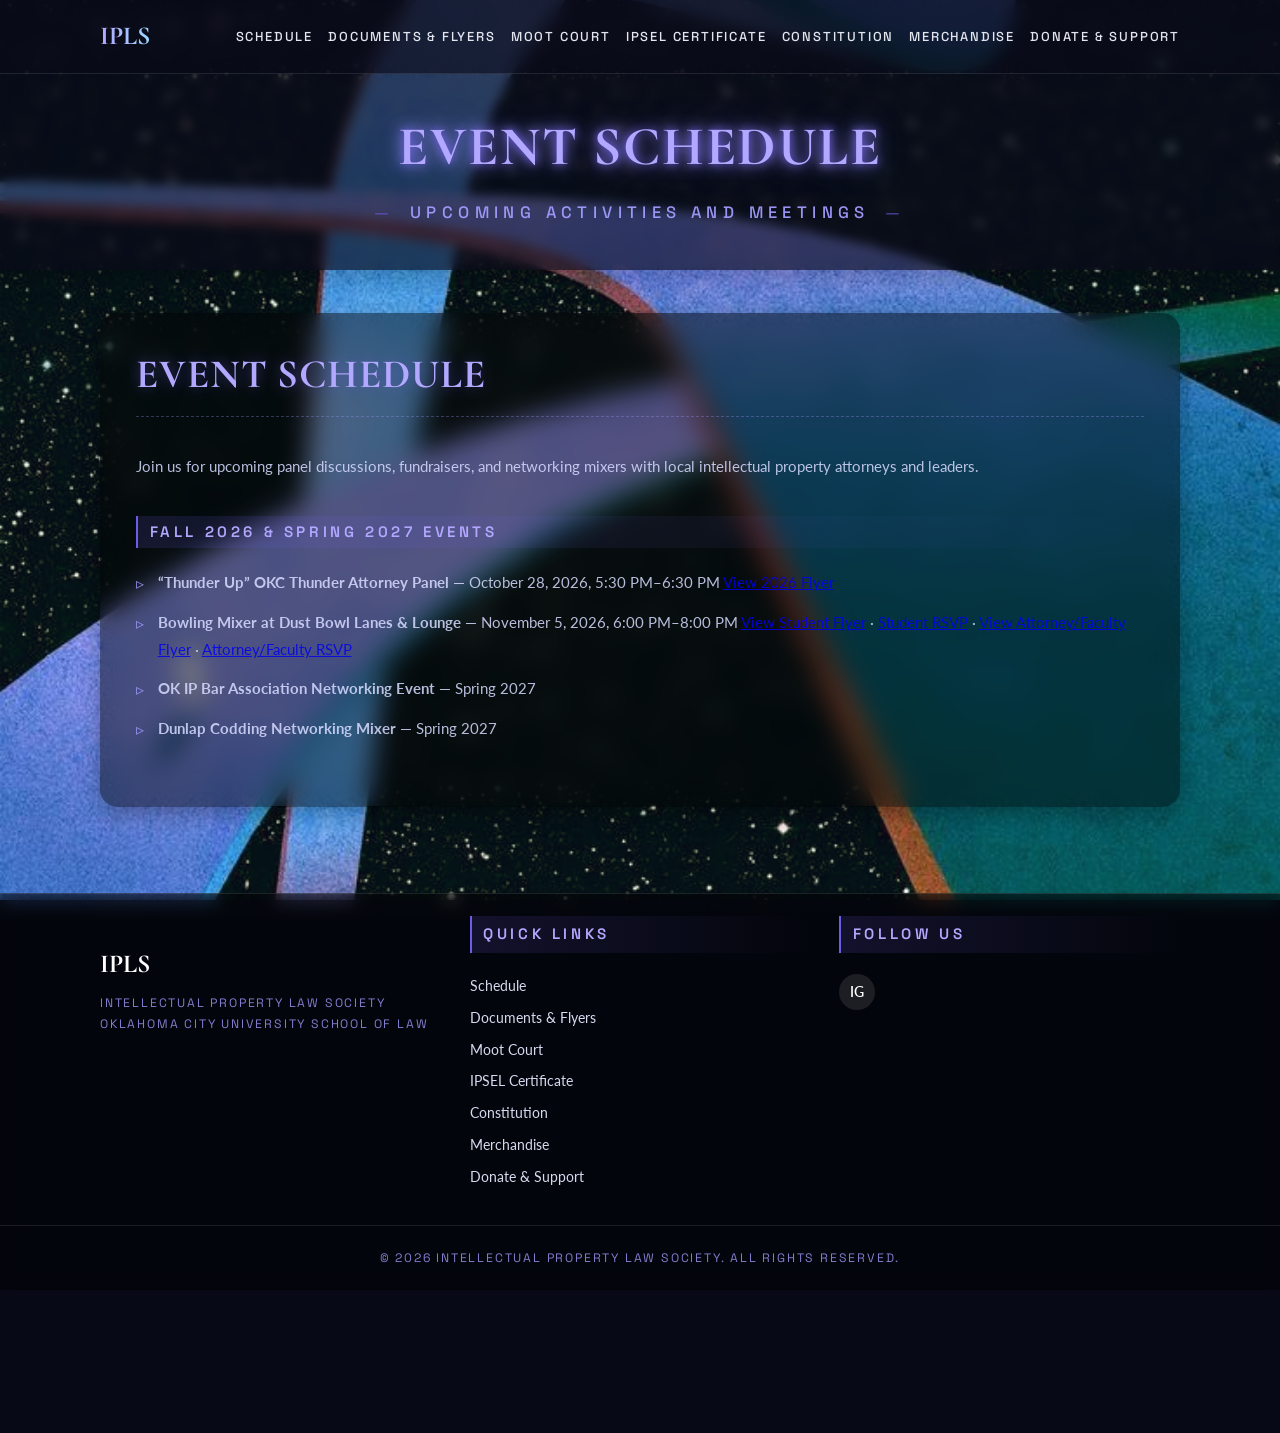
<file: schedule.html>
<!DOCTYPE html>
<html lang="en">
<head>
  <meta charset="utf-8" />
  <meta name="viewport" content="width=device-width, initial-scale=1" />
  <title>Schedule • Intellectual Property Law Society</title>
  <link rel="icon" href="assets/images/icons/favicon.png" type="image/png" />
  <link rel="stylesheet" href="assets/css/styles.css" />
  <link href="https://fonts.googleapis.com/css2?family=Lato:wght@400;500&family=Cormorant+Garamond:wght@600;700&family=Space+Grotesk:wght@400;500&display=swap" rel="stylesheet">
  <script src="assets/js/main.js" defer></script>
</head>

<body>
  <!-- Top Navigation -->
  <nav class="top-nav">
    <div class="nav-container">
      <a href="index.html" class="nav-logo">IPLS</a>
      <div class="hamburger" id="hamburger">
        <span></span>
        <span></span>
        <span></span>
      </div>
      <ul class="nav-links" id="nav-links">
        <li><a href="schedule.html" class="active">Schedule</a></li>
        <li><a href="documents.html">Documents &amp; Flyers</a></li>
        <li><a href="moot-court.html">Moot Court</a></li>
        <li><a href="ipsel.html">IPSEL Certificate</a></li>
        <li><a href="constitution.html">Constitution</a></li>
        <li><a href="merchandise.html">Merchandise</a></li>
        <li><a href="donate.html">Donate &amp; Support</a></li>
      </ul>
    </div>
  </nav>

  <!-- Aurora Shimmer Overlay -->
  <div class="aurora-shimmer"></div>

  <!-- Banner -->
  <header class="club-banner slide-up">
    <div class="container">
      <h1>Event Schedule</h1>
      <h2>Upcoming Activities and Meetings</h2>
    </div>
  </header>

  <!-- Layout -->
  <main class="layout">
    <section class="card">
      <h1>Event Schedule</h1>
      <p>Join us for upcoming panel discussions, fundraisers, and networking mixers with local intellectual property attorneys and leaders.</p>

      <h2>Fall 2026 &amp; Spring 2027 Events</h2>
      <ul>
        <li><strong>“Thunder Up” OKC Thunder Attorney Panel</strong> — October 28, 2026, 5:30 PM–6:30 PM <a href="assets/images/flyers/Thunder_Up_Attorney_Panel_2026.png" target="_blank" rel="noopener noreferrer">View 2026 Flyer</a></li>
        <li><strong>Bowling Mixer at Dust Bowl Lanes &amp; Lounge</strong> — November 5, 2026, 6:00 PM–8:00 PM <a href="assets/images/flyers/Bowling_Mixer_2026_Student_RSVP.png" target="_blank" rel="noopener noreferrer">View Student Flyer</a> · <a href="https://docs.google.com/forms/d/e/1FAIpQLSf8Rdj8Zj1t8PhjP6ENv2BTuJMGII2a5aevQVXxZHS2TN519A/viewform" target="_blank" rel="noopener noreferrer">Student RSVP</a> · <a href="assets/images/flyers/Bowling_Mixer_2026_Attorney_Faculty_RSVP.png" target="_blank" rel="noopener noreferrer">View Attorney/Faculty Flyer</a> · <a href="https://docs.google.com/forms/d/e/1FAIpQLScb_CDO2FMUidb27ARMQMjJGCq2tlf2bSg0PaYLHhX8qkJ9dA/viewform" target="_blank" rel="noopener noreferrer">Attorney/Faculty RSVP</a></li>
        <li><strong>OK IP Bar Association Networking Event</strong> — Spring 2027</li>
        <li><strong>Dunlap Codding Networking Mixer</strong> — Spring 2027</li>
      </ul>
    </section>
  </main>

  <!-- Site Footer -->
  <footer class="site-footer">
    <div class="footer-inner">
      <div class="footer-grid">
        <div class="footer-brand">
          <h3>IPLS</h3>
          <p>Intellectual Property Law Society<br>Oklahoma City University School of Law</p>
        </div>
        <div class="footer-links">
          <h4>Quick Links</h4>
          <ul>
            <li><a href="schedule.html">Schedule</a></li>
            <li><a href="documents.html">Documents &amp; Flyers</a></li>
            <li><a href="moot-court.html">Moot Court</a></li>
            <li><a href="ipsel.html">IPSEL Certificate</a></li>
            <li><a href="constitution.html">Constitution</a></li>
            <li><a href="merchandise.html">Merchandise</a></li>
            <li><a href="donate.html">Donate &amp; Support</a></li>
          </ul>
        </div>
        <div class="footer-social">
          <h4>Follow Us</h4>
          <div class="social-icons">
            <a href="https://www.instagram.com/iplaw_society/" target="_blank" rel="noopener noreferrer" class="social-icon" title="Follow Us on Instagram">IG</a>
          </div>
        </div>
      </div>
      <div class="footer-bottom">
        <p>&copy; 2026 Intellectual Property Law Society. All rights reserved.</p>
      </div>
    </div>
  </footer>
</body>
</html>
</file>
<file: assets/css/styles.css>
/* ================================
   OCU LAW | IPLS Website Styles
   Theme: Cosmic Highways Edition
   ================================ */

/* --- Global Typography & Background --- */
html,
body {
  background-color: #070a16;
  /* fallback tone */
}

body {
  font-family: "Lato", sans-serif;
  line-height: 1.7;
  color: #d8dbff;
  margin: 0;

  /* Background image: Cosmic Highways */
  background:
    linear-gradient(rgba(5, 10, 25, 0.85), rgba(5, 10, 25, 0.85)),
    url("../images/backgrounds/Cosmic-Highways.jpg") center bottom / cover no-repeat fixed;
  background-attachment: fixed;
  background-size: cover;
  background-repeat: no-repeat;
  background-blend-mode: lighten;
  animation: cosmicDrift 240s ease-in-out infinite alternate;
  overflow-x: hidden;
}

/* Subtle animated cosmic drift */
@keyframes cosmicDrift {
  0% {
    background-position: center bottom;
  }

  50% {
    background-position: center 85%;
  }

  100% {
    background-position: center bottom;
  }
}

/* --- Aurora shimmer overlay (optional artistic glow) --- */
.aurora-shimmer {
  position: fixed;
  inset: 0;
  background: linear-gradient(120deg,
      rgba(150, 200, 255, 0.05),
      rgba(255, 200, 250, 0.08),
      rgba(180, 255, 230, 0.05));
  background-size: 400% 400%;
  mix-blend-mode: overlay;
  animation: auroraFlow 90s ease-in-out infinite;
  pointer-events: none;
  z-index: -1;
}

@keyframes auroraFlow {
  0% {
    background-position: 0% 50%;
  }

  50% {
    background-position: 100% 50%;
  }

  100% {
    background-position: 0% 50%;
  }
}

/* --- Banner --- */
.club-banner {
  position: relative;
  text-align: center;
  padding: 3rem 0;
  background: rgba(10, 10, 25, 0.65);
  backdrop-filter: blur(6px);
  box-shadow: 0 6px 30px rgba(0, 0, 0, 0.25);
}

.club-banner h1 {
  font-family: "Cormorant Garamond", serif;
  font-size: 3.8rem; /* Adjusted slightly to fit single line better */
  font-weight: 700;
  letter-spacing: 2px;
  line-height: 1.1;
  margin: 0;
  color: #b3a8ff;
  text-transform: uppercase;
  white-space: nowrap; /* Force 1 line */
  animation: retroGlowShift 8s ease-in-out infinite alternate;
  text-shadow:
    0 0 10px #6c5ce7,
    0 0 20px #a29bfe,
    0 0 40px rgba(108, 92, 231, 0.4);
}

@keyframes retroGlowShift {
  0% { color: #b3a8ff; } /* Pale lavender */
  50% { color: #ffd6ff; } /* Pale pink */
  100% { color: #9ad8ff; } /* Pale cyan */
}

.club-banner h2 {
  font-family: "Space Grotesk", sans-serif;
  font-size: 1.15rem;
  font-weight: 500;
  letter-spacing: 6px;
  color: #a29bfe;
  opacity: 0.95;
  margin: 1.5rem 0 0 0;
  text-transform: uppercase;
  position: relative;
  display: inline-block;
  padding: 0 1rem;
}

.club-banner h2::before,
.club-banner h2::after {
  content: "—";
  position: absolute;
  color: #6c5ce7;
  opacity: 0.6;
}

.club-banner h2::before { left: -1.5rem; }
.club-banner h2::after { right: -1.5rem; }

/* --- Layout --- */
.layout {
  display: flex;
  flex-wrap: wrap;
  gap: 2rem;
  padding: 3rem 2rem;
  max-width: 1200px;
  margin: 0 auto;
}

/* --- Sidebar --- */
.sidebar {
  flex: 1 1 220px;
  max-width: 250px;
  padding: 1.25rem;
  background: rgba(0, 0, 0, 0.4);
  border-radius: 1rem;
  box-shadow: 0 4px 16px rgba(0, 0, 0, 0.25);
  backdrop-filter: blur(12px);
}

.sidebar ul {
  list-style: none;
  padding: 0;
  margin: 0;
}

.sidebar li {
  margin-bottom: 0.9rem;
}

.sidebar a {
  font-family: "Space Grotesk", sans-serif;
  color: #a29bfe;
  text-decoration: none;
  font-weight: 500;
  text-transform: uppercase;
  letter-spacing: 2px;
  font-size: 0.9rem;
  transition: color 0.3s ease, transform 0.2s ease;
}

.sidebar a:hover {
  color: #ffd4f8;
  transform: translateX(4px);
}

/* --- Main Card --- */
.card {
  flex: 3 1 700px;
  background: rgba(0, 0, 0, 0.45);
  backdrop-filter: blur(15px);
  border-radius: 1.25rem;
  padding: 2.5rem;
  box-shadow: 0 8px 25px rgba(0, 0, 0, 0.3);
  transition: transform 0.3s ease, box-shadow 0.3s ease;
}

.card:hover {
  transform: translateY(-2px);
  box-shadow: 0 12px 30px rgba(0, 0, 0, 0.4);
}

.card h1,
.card h2,
.card h3 {
  color: #ffffff;
  font-family: "Space Grotesk", sans-serif;
  font-weight: 500;
  margin-top: 2.5rem;
  margin-bottom: 1.25rem;
  line-height: 1.3;
}

.card h1 {
  font-family: "Cormorant Garamond", serif;
  font-size: 2.8rem; /* Adjusted to fit layout without wrapping */
  font-weight: 700;
  letter-spacing: 1px;
  margin-top: 0;
  margin-bottom: 2.5rem;
  text-transform: uppercase;
  color: #b3a8ff;
  white-space: nowrap; /* Force 1 line */
  animation: retroGlowShift 8s ease-in-out infinite alternate;
  text-shadow: 0 0 15px rgba(108, 92, 231, 0.5);
  border-bottom: 2px dashed rgba(162, 155, 254, 0.3);
  padding-bottom: 1rem;
}

.card h2 {
  font-size: 1.05rem;
  letter-spacing: 4px;
  text-transform: uppercase;
  color: #b3a8ff;
  border-left: 3px solid #6c5ce7;
  padding-left: 0.8rem;
  margin-bottom: 1.5rem;
  display: block;
  background: linear-gradient(90deg, rgba(108, 92, 231, 0.15) 0%, transparent 100%);
  padding: 0.4rem 0.8rem;
  font-weight: 600;
}

.card h3 {
  font-size: 1.2rem;
  letter-spacing: 1px;
}

.card p {
  color: #d8dbff;
  font-family: "Lato", sans-serif;
  font-size: 1.05rem;
  line-height: 1.8;
  margin-bottom: 1.75rem;
  font-weight: 400;
  opacity: 0.85;
}

.card ul {
  font-family: "Lato", sans-serif;
  color: #d8dbff;
  font-size: 1.05rem;
  line-height: 1.8;
  margin-bottom: 2rem;
  padding-left: 0;
  list-style: none;
  /* Custom markers */
}

.card li {
  margin-bottom: 0.85rem;
  padding-left: 1.5rem;
  position: relative;
  opacity: 0.85;
}

.card li::before {
  content: "▹";
  /* Retro-tech bullet */
  position: absolute;
  left: 0;
  color: #a29bfe;
  font-size: 1.1rem;
}

/* --- Executive Board Grid --- */
.board-grid {
  display: grid;
  grid-template-columns: repeat(auto-fit, minmax(250px, 1fr));
  gap: 1.5rem;
  margin-top: 2rem;
}

.board-card {
  background: rgba(0, 0, 0, 0.45);
  backdrop-filter: blur(12px);
  border-radius: 1rem;
  padding: 1.5rem;
  box-shadow: 0 4px 20px rgba(0, 0, 0, 0.25);
  transition: transform 0.3s ease, box-shadow 0.3s ease;
}

.board-card:hover {
  transform: translateY(-3px);
  box-shadow: 0 8px 25px rgba(0, 0, 0, 0.4);
}

.board-card h3 {
  font-family: "Space Grotesk", sans-serif;
  font-size: 1.35rem;
  letter-spacing: 1.5px;
  text-transform: uppercase;
  color: #e8e4ff;
  margin-top: 0;
  margin-bottom: 0.4rem;
  text-shadow: 0 0 5px rgba(232, 228, 255, 0.4);
}

.board-card .role {
  font-family: "Space Grotesk", sans-serif;
  font-size: 0.85rem;
  letter-spacing: 2px;
  text-transform: uppercase;
  font-weight: 500;
  color: #a29bfe;
  margin-bottom: 1rem;
}

.board-card p {
  font-family: "Lato", sans-serif;
  font-size: 0.95rem;
  line-height: 1.6;
  opacity: 0.85;
}

.board-card .chip {
  display: inline-block;
  background: rgba(162, 155, 254, 0.15);
  color: #d8dbff;
  border-radius: 4px;
  padding: 0.3rem 0.6rem;
  font-family: "Space Grotesk", sans-serif;
  font-size: 0.75rem;
  text-transform: uppercase;
  letter-spacing: 1px;
  margin-right: 0.4rem;
  margin-bottom: 0.4rem;
}

/* --- Headshots --- */
.headshot {
  width: 100px;
  height: 100px;
  border-radius: 50%;
  object-fit: cover;
  margin-bottom: 1rem;
  border: 3px solid rgba(255, 255, 255, 0.2);
  box-shadow: 0 4px 15px rgba(0, 0, 0, 0.3);
  display: block;
}

/* --- Card Links (e.g., LinkedIn) --- */
.card-contact-row {
  display: flex;
  align-items: center;
  justify-content: flex-start;
  gap: 1.5rem;
  margin-top: 0.5rem;
}

.card-contact-row .mailto {
  margin: 0;
}

.card-social-link {
  display: inline-flex;
  align-items: center;
  justify-content: center;
  width: 32px;
  height: 32px;
  color: #c8baff;
  text-decoration: none;
  border-radius: 50%;
  background: rgba(255, 255, 255, 0.05);
  transition: all 0.3s ease;
}

.card-social-link:hover {
  background: rgba(255, 255, 255, 0.15);
  color: #fff;
  transform: translateY(-2px);
  box-shadow: 0 4px 10px rgba(162, 155, 254, 0.2);
}

.card-social-link svg {
  width: 16px;
  height: 16px;
  fill: currentColor;
}

/* --- Advisor Section (Improved Spacing & Readability) --- */
.advisor {
  margin-top: 4rem;
  /* more space above */
  padding: 2rem 0 3.5rem 0;
  /* padding top/bottom for breathing room */
  border-top: 1px solid rgba(255, 255, 255, 0.15);
  display: grid;
  grid-template-columns: 1.2fr 2.8fr;
  gap: 2rem;
  max-width: 1100px;
  margin-left: auto;
  margin-right: auto;
}

.advisor h2.footer-heading {
  margin-top: 0;
}

.advisor h3 {
  font-family: "Space Grotesk", sans-serif;
  font-size: 1.35rem;
  letter-spacing: 1.5px;
  text-transform: uppercase;
  color: #ffffff;
  margin-top: 0;
  margin-bottom: 0.8rem;
  text-shadow: 0 0 8px rgba(255, 255, 255, 0.3);
}

.advisor p {
  font-family: "Lato", sans-serif;
  color: #d8dbff;
  font-size: 1rem;
  line-height: 1.7;
  opacity: 0.85;
}

@media (max-width: 768px) {
  .advisor {
    grid-template-columns: 1fr;
    padding: 1.5rem 1rem 3rem 1rem;
  }
}

.footer-heading {
  font-family: "Space Grotesk", sans-serif;
  font-size: 1.05rem;
  letter-spacing: 4px;
  text-transform: uppercase;
  color: #b3a8ff;
  font-weight: 600;
  border-left: 3px solid #6c5ce7;
  background: linear-gradient(90deg, rgba(108, 92, 231, 0.15) 0%, transparent 100%);
  padding: 0.4rem 0.8rem;
  display: block;
  margin-bottom: 1.5rem;
}

/* --- Footer --- */
.site-footer {
  background: rgba(0, 0, 0, 0.45);
  backdrop-filter: blur(10px);
  text-align: center;
  padding: 1.5rem 0;
  border-top: 1px solid rgba(255, 255, 255, 0.1);
  margin-top: 3rem;
}

.site-footer .footer-inner p {
  font-family: "Space Grotesk", sans-serif;
  color: #a29bfe;
  font-size: 0.85rem;
  letter-spacing: 2px;
  text-transform: uppercase;
  opacity: 0.8;
  margin: 0;
}

/* --- Top Navigation --- */
.top-nav {
  position: sticky;
  top: 0;
  z-index: 1000;
  background: rgba(10, 10, 25, 0.85);
  backdrop-filter: blur(10px);
  border-bottom: 1px solid rgba(255, 255, 255, 0.1);
  padding: 1rem 0;
}

.nav-container {
  max-width: 1200px;
  margin: 0 auto;
  padding: 0 2rem;
  display: flex;
  justify-content: space-between;
  align-items: center;
}

.nav-logo {
  font-family: "Cormorant Garamond", serif;
  font-size: 1.8rem;
  font-weight: 700;
  color: #fff;
  text-decoration: none;
  background: linear-gradient(90deg, #b3a8ff, #9ad8ff);
  -webkit-background-clip: text;
  background-clip: text;
  -webkit-text-fill-color: transparent;
  color: transparent;
}

.nav-links {
  list-style: none;
  display: flex;
  gap: 2rem;
  margin: 0;
  padding: 0;
}

.nav-links a {
  font-family: "Space Grotesk", sans-serif;
  text-transform: uppercase;
  letter-spacing: 2px;
  color: #e4e6ef;
  text-decoration: none;
  font-weight: 500;
  font-size: 0.9rem;
  transition: color 0.3s ease;
}

.nav-links a:hover {
  color: #ffd4f8;
}

.hamburger {
  display: none;
  flex-direction: column;
  cursor: pointer;
  gap: 5px;
}

.hamburger span {
  width: 25px;
  height: 3px;
  background-color: #e4e6ef;
  border-radius: 3px;
  transition: all 0.3s ease;
}

/* --- Engagement Section --- */
.engage-section {
  max-width: 1200px;
  margin: 4rem auto;
  padding: 0 2rem;
}

.engage-container {
  display: grid;
  grid-template-columns: 1fr 1fr;
  gap: 2rem;
}

.contact-form-box,
.newsletter-box,
.social-invitation-box {
  background: rgba(0, 0, 0, 0.45);
  backdrop-filter: blur(12px);
  border-radius: 1rem;
  padding: 2rem;
  box-shadow: 0 4px 20px rgba(0, 0, 0, 0.25);
  display: flex;
  flex-direction: column;
  justify-content: space-between;
}

.contact-form-box h2,
.newsletter-box h2,
.social-invitation-box h2 {
  font-family: "Space Grotesk", sans-serif;
  font-size: 1.05rem;
  letter-spacing: 4px;
  text-transform: uppercase;
  color: #b3a8ff;
  font-weight: 600;
  border-left: 3px solid #6c5ce7;
  background: linear-gradient(90deg, rgba(108, 92, 231, 0.15) 0%, transparent 100%);
  padding: 0.4rem 0.8rem;
  display: block;
  margin-top: 0;
  margin-bottom: 1.25rem;
}

.btn-instagram {
  display: inline-flex;
  align-items: center;
  justify-content: center;
  gap: 0.5rem;
  padding: 0.85rem 1.5rem;
  background: linear-gradient(135deg, #833ab4, #fd1d1d, #fcb045);
  color: #fff;
  text-decoration: none;
  font-family: "Space Grotesk", sans-serif;
  font-weight: 700;
  font-size: 0.95rem;
  letter-spacing: 1px;
  border-radius: 30px;
  box-shadow: 0 4px 15px rgba(253, 29, 29, 0.35);
  transition: transform 0.25s ease, box-shadow 0.25s ease;
  margin-top: 1rem;
}

.btn-instagram:hover {
  transform: translateY(-3px);
  box-shadow: 0 8px 25px rgba(253, 29, 29, 0.55);
}

.contact-form-box input,
.contact-form-box textarea,
.newsletter-box input {
  width: 100%;
  padding: 0.8rem;
  margin-bottom: 1rem;
  background: rgba(255, 255, 255, 0.05);
  border: 1px solid rgba(162, 155, 254, 0.2);
  border-radius: 4px;
  color: #fff;
  font-family: "Space Grotesk", sans-serif;
  letter-spacing: 1px;
  box-sizing: border-box;
  transition: border-color 0.3s ease;
}

.contact-form-box input::placeholder,
.contact-form-box textarea::placeholder,
.newsletter-box input::placeholder {
  color: rgba(255, 255, 255, 0.5);
}

.contact-form-box input:focus,
.contact-form-box textarea:focus,
.newsletter-box input:focus {
  outline: none;
  border-color: #b3a8ff;
  background: rgba(255, 255, 255, 0.15);
}

.btn {
  background: linear-gradient(90deg, #6c5ce7, #a29bfe);
  color: #fff;
  border: none;
  padding: 0.8rem 1.5rem;
  border-radius: 4px;
  font-family: "Space Grotesk", sans-serif;
  text-transform: uppercase;
  letter-spacing: 2px;
  font-weight: 500;
  cursor: pointer;
  transition: opacity 0.3s, transform 0.2s;
  width: 100%;
}

.btn:hover {
  opacity: 0.9;
  transform: translateY(-2px);
}

.btn-outline {
  background: transparent;
  border: 2px solid #a29bfe;
  color: #a29bfe;
}

.btn-outline:hover {
  background: rgba(162, 155, 254, 0.1);
}

/* --- Redesigned Footer --- */
.footer-grid {
  display: grid;
  grid-template-columns: repeat(auto-fit, minmax(200px, 1fr));
  gap: 2rem;
  text-align: left;
  margin-bottom: 2rem;
  max-width: 1200px;
  margin-left: auto;
  margin-right: auto;
  padding: 0 2rem;
}

.footer-brand h3 {
  color: #fff;
  font-family: "Cormorant Garamond", serif;
  font-size: 1.8rem;
  margin-bottom: 0.5rem;
}

.footer-brand p {
  color: #d7daef;
  font-family: inherit;
}

.footer-links ul {
  list-style: none;
  padding: 0;
  margin: 0;
}

.footer-links h4,
.footer-social h4 {
  font-family: "Space Grotesk", sans-serif;
  font-size: 1.05rem;
  letter-spacing: 4px;
  text-transform: uppercase;
  color: #b3a8ff;
  font-weight: 600;
  border-left: 3px solid #6c5ce7;
  background: linear-gradient(90deg, rgba(108, 92, 231, 0.15) 0%, transparent 100%);
  padding: 0.4rem 0.8rem;
  display: block;
  margin-top: 0;
  margin-bottom: 1.5rem;
}

.footer-links li {
  margin-bottom: 0.5rem;
}

.footer-links a {
  color: #d7daef;
  text-decoration: none;
  transition: color 0.3s;
}

.footer-links a:hover {
  color: #ffd4f8;
}

.footer-social .social-icons {
  display: flex;
  gap: 1rem;
}

.social-icon {
  display: inline-flex;
  align-items: center;
  justify-content: center;
  width: 40px;
  height: 40px;
  background: rgba(255, 255, 255, 0.1);
  border-radius: 50%;
  color: #fff;
  text-decoration: none;
  font-weight: 600;
  transition: background 0.3s, transform 0.2s;
}

.social-icon:hover {
  background: rgba(255, 255, 255, 0.2);
  transform: translateY(-2px);
}

.footer-bottom {
  text-align: center;
  border-top: 1px solid rgba(255, 255, 255, 0.1);
  padding-top: 1.5rem;
}

/* --- Animations --- */
.fade-in {
  opacity: 0;
  transition: opacity 0.8s ease-out;
}

.slide-up {
  opacity: 0;
  transform: translateY(30px);
  transition: opacity 0.8s ease-out, transform 0.8s ease-out;
}

.appear {
  opacity: 1;
  transform: translateY(0);
}

/* --- Responsive --- */
@media (max-width: 768px) {
  .layout {
    flex-direction: column;
    padding: 2rem 1rem;
  }

  .sidebar {
    max-width: 100%;
  }

  .card {
    padding: 1.5rem;
  }

  .club-banner h1 {
    font-size: 2.6rem;
  }

  .club-banner h2 {
    font-size: 1.1rem;
  }

  .engage-container {
    grid-template-columns: 1fr;
  }

  .hamburger {
    display: flex;
  }

  .nav-links {
    position: absolute;
    top: 100%;
    left: 0;
    width: 100%;
    background: rgba(10, 10, 25, 0.95);
    flex-direction: column;
    align-items: center;
    padding: 1rem 0;
    gap: 1.5rem;
    clip-path: inset(0 0 100% 0);
    transition: clip-path 0.4s ease-in-out;
  }

  .nav-links.active {
    clip-path: inset(0 0 0 0);
  }

  .hamburger.active span:nth-child(1) {
    transform: rotate(45deg) translate(5px, 5px);
  }

  .hamburger.active span:nth-child(2) {
    opacity: 0;
  }

  .hamburger.active span:nth-child(3) {
    transform: rotate(-45deg) translate(6px, -6px);
  }
}

/* --- Merchandise Store & Product Configurator --- */
.merch-info-banner {
  background: rgba(10, 18, 38, 0.85);
  backdrop-filter: blur(10px);
  border: 1px solid rgba(179, 168, 255, 0.3);
  border-left: 4px solid #6c5ce7;
  border-radius: 0.75rem;
  padding: 1.25rem 1.5rem;
  margin-bottom: 2rem;
  box-shadow: 0 4px 20px rgba(0, 0, 0, 0.25);
}

.merch-info-banner h3 {
  margin: 0 0 0.5rem 0;
  color: #b3a8ff;
  font-family: 'Space Grotesk', sans-serif;
  font-size: 1.2rem;
}

.merch-info-banner ul {
  margin: 0.5rem 0 0 1.25rem;
  padding: 0;
  font-size: 0.95rem;
  color: #d8dbff;
}

.merch-info-banner li {
  margin-bottom: 0.35rem;
}

.merch-grid {
  display: grid;
  grid-template-columns: repeat(auto-fit, minmax(280px, 1fr));
  gap: 2rem;
  margin: 2rem 0;
}

.merch-card {
  background: rgba(15, 20, 38, 0.75);
  backdrop-filter: blur(10px);
  border: 1px solid rgba(179, 168, 255, 0.2);
  border-radius: 1rem;
  padding: 1.5rem;
  display: flex;
  flex-direction: column;
  justify-content: space-between;
  transition: transform 0.3s ease, border-color 0.3s ease, box-shadow 0.3s ease;
  box-shadow: 0 8px 24px rgba(0, 0, 0, 0.3);
}

.merch-card:hover {
  transform: translateY(-6px);
  border-color: rgba(179, 168, 255, 0.5);
  box-shadow: 0 12px 32px rgba(108, 92, 231, 0.25);
}

.merch-img-container {
  position: relative;
  width: 100%;
  height: 240px;
  border-radius: 0.75rem;
  overflow: hidden;
  background: rgba(0, 0, 0, 0.4);
  display: flex;
  align-items: center;
  justify-content: center;
  margin-bottom: 1.25rem;
  border: 1px solid rgba(255, 255, 255, 0.08);
}

.merch-img-container img {
  max-width: 90%;
  max-height: 90%;
  object-fit: contain;
  transition: transform 0.3s ease;
}

.merch-card:hover .merch-img-container img {
  transform: scale(1.05);
}

/* --- Vendor Photo Gallery Strip --- */
.photo-gallery-wrapper {
  margin-bottom: 1rem;
}

.photo-gallery-wrapper label {
  display: flex;
  justify-content: space-between;
  align-items: center;
  font-size: 0.85rem;
  font-weight: 600;
  letter-spacing: 1px;
  text-transform: uppercase;
  color: #a29bfe;
  margin-bottom: 0.4rem;
}

.photo-gallery-strip {
  display: flex;
  gap: 0.5rem;
  overflow-x: auto;
  padding: 0.4rem 0.2rem 0.6rem 0.2rem;
  scroll-behavior: smooth;
  /* Scrollbar styling */
  scrollbar-width: thin;
  scrollbar-color: #6c5ce7 rgba(255, 255, 255, 0.05);
}

.photo-gallery-strip::-webkit-scrollbar {
  height: 6px;
}

.photo-gallery-strip::-webkit-scrollbar-track {
  background: rgba(0, 0, 0, 0.2);
  border-radius: 3px;
}

.photo-gallery-strip::-webkit-scrollbar-thumb {
  background: #6c5ce7;
  border-radius: 3px;
}

.photo-thumb {
  flex: 0 0 54px;
  height: 54px;
  border-radius: 8px;
  border: 2px solid rgba(255, 255, 255, 0.15);
  background: rgba(0, 0, 0, 0.5);
  overflow: hidden;
  cursor: pointer;
  transition: all 0.2s ease;
  display: flex;
  align-items: center;
  justify-content: center;
  position: relative;
}

.photo-thumb img {
  max-width: 95%;
  max-height: 95%;
  object-fit: contain;
  transition: transform 0.2s ease;
}

.photo-thumb:hover {
  border-color: #a29bfe;
  transform: translateY(-2px);
}

.photo-thumb.active {
  border-color: #faab1f;
  box-shadow: 0 0 10px rgba(250, 171, 31, 0.6);
  transform: scale(1.05);
}

.photo-thumb .thumb-number {
  position: absolute;
  bottom: 2px;
  right: 2px;
  background: rgba(0, 0, 0, 0.75);
  color: #fff;
  font-size: 0.65rem;
  font-weight: 700;
  padding: 1px 4px;
  border-radius: 4px;
  line-height: 1;
}

.photo-thumb.details-thumb {
  border-color: #6c5ce7;
  background: rgba(108, 92, 231, 0.25);
}

.photo-thumb.details-thumb .thumb-number {
  background: #6c5ce7;
  color: #fff;
  font-size: 0.6rem;
  letter-spacing: 0.5px;
}

.btn-view-specs {
  width: 100%;
  padding: 0.5rem 0.75rem;
  background: rgba(108, 92, 231, 0.15);
  border: 1px solid rgba(179, 168, 255, 0.3);
  color: #b3a8ff;
  border-radius: 0.5rem;
  font-size: 0.85rem;
  font-weight: 600;
  cursor: pointer;
  transition: all 0.2s ease;
  margin-bottom: 0.75rem;
  display: inline-flex;
  align-items: center;
  justify-content: center;
  gap: 0.4rem;
}

.btn-view-specs:hover {
  background: rgba(108, 92, 231, 0.35);
  border-color: #a29bfe;
  color: #fff;
  box-shadow: 0 0 10px rgba(162, 155, 254, 0.3);
}

.merch-badge {
  position: absolute;
  top: 10px;
  right: 10px;
  background: linear-gradient(135deg, #6c5ce7, #a29bfe);
  color: #fff;
  font-weight: 700;
  font-size: 0.9rem;
  padding: 0.25rem 0.75rem;
  border-radius: 20px;
  box-shadow: 0 2px 8px rgba(0,0,0,0.3);
}

.merch-title {
  font-family: 'Space Grotesk', sans-serif;
  font-size: 1.4rem;
  font-weight: 600;
  color: #fff;
  margin: 0 0 0.5rem 0;
}

/* --- Lightbox Gallery Photo View --- */
.lightbox-overlay {
  position: fixed;
  inset: 0;
  background: rgba(4, 7, 18, 0.94);
  backdrop-filter: blur(12px);
  z-index: 2000;
  display: flex;
  flex-direction: column;
  align-items: center;
  justify-content: center;
  padding: 1.5rem;
  opacity: 0;
  pointer-events: none;
  transition: opacity 0.3s ease;
}

.lightbox-overlay.active {
  opacity: 1;
  pointer-events: auto;
}

.lightbox-container {
  position: relative;
  max-width: 90vw;
  max-height: 80vh;
  display: flex;
  flex-direction: column;
  align-items: center;
  justify-content: center;
}

.lightbox-img {
  max-width: 85vw;
  max-height: 70vh;
  object-fit: contain;
  border-radius: 12px;
  box-shadow: 0 20px 50px rgba(0, 0, 0, 0.8), 0 0 30px rgba(108, 92, 231, 0.3);
  border: 1px solid rgba(179, 168, 255, 0.3);
  transition: transform 0.25s ease;
}

.lightbox-caption {
  margin-top: 1rem;
  color: #fff;
  font-family: 'Space Grotesk', sans-serif;
  font-size: 1.15rem;
  text-align: center;
  background: rgba(15, 20, 38, 0.85);
  padding: 0.6rem 1.5rem;
  border-radius: 20px;
  border: 1px solid rgba(179, 168, 255, 0.3);
  box-shadow: 0 4px 15px rgba(0,0,0,0.4);
}

.lightbox-close {
  position: absolute;
  top: 1.5rem;
  right: 2rem;
  background: rgba(255, 255, 255, 0.1);
  border: 1px solid rgba(255, 255, 255, 0.2);
  color: #fff;
  font-size: 1.8rem;
  width: 44px;
  height: 44px;
  border-radius: 50%;
  cursor: pointer;
  display: flex;
  align-items: center;
  justify-content: center;
  transition: background 0.2s ease, transform 0.2s ease;
  z-index: 2010;
}

.lightbox-close:hover {
  background: rgba(255, 118, 117, 0.4);
  transform: scale(1.1);
}

.lightbox-nav {
  position: absolute;
  top: 50%;
  transform: translateY(-50%);
  background: rgba(255, 255, 255, 0.1);
  border: 1px solid rgba(255, 255, 255, 0.2);
  color: #fff;
  font-size: 2rem;
  width: 50px;
  height: 50px;
  border-radius: 50%;
  cursor: pointer;
  display: flex;
  align-items: center;
  justify-content: center;
  transition: background 0.2s ease, transform 0.2s ease;
  z-index: 2010;
  user-select: none;
}

.lightbox-nav:hover {
  background: rgba(108, 92, 231, 0.6);
  transform: translateY(-50%) scale(1.1);
}

.lightbox-prev {
  left: 2rem;
}

.lightbox-next {
  right: 2rem;
}

.zoom-hint-badge {
  position: absolute;
  bottom: 8px;
  left: 8px;
  background: rgba(0, 0, 0, 0.7);
  backdrop-filter: blur(4px);
  color: #a29bfe;
  font-size: 0.75rem;
  padding: 0.2rem 0.6rem;
  border-radius: 6px;
  border: 1px solid rgba(255, 255, 255, 0.15);
  pointer-events: none;
  opacity: 0.9;
  letter-spacing: 0.5px;
}


.merch-price {
  font-size: 1.3rem;
  font-weight: 700;
  color: #faab1f;
  margin-bottom: 1rem;
}

.merch-options {
  display: flex;
  flex-direction: column;
  gap: 0.85rem;
  margin-bottom: 1.25rem;
}

.option-group label {
  display: block;
  font-size: 0.85rem;
  font-weight: 600;
  letter-spacing: 1px;
  text-transform: uppercase;
  color: #a29bfe;
  margin-bottom: 0.4rem;
}

.color-swatches {
  display: flex;
  gap: 0.5rem;
  flex-wrap: wrap;
}

.color-btn {
  padding: 0.35rem 0.75rem;
  border-radius: 20px;
  border: 1px solid rgba(255, 255, 255, 0.2);
  background: rgba(255, 255, 255, 0.05);
  color: #fff;
  font-size: 0.85rem;
  cursor: pointer;
  transition: all 0.2s ease;
  display: inline-flex;
  align-items: center;
  gap: 0.35rem;
}

.color-btn.active, .color-btn:hover {
  background: rgba(108, 92, 231, 0.4);
  border-color: #a29bfe;
  color: #fff;
  box-shadow: 0 0 10px rgba(162, 155, 254, 0.4);
}

.color-dot {
  width: 12px;
  height: 12px;
  border-radius: 50%;
  display: inline-block;
  border: 1px solid rgba(255,255,255,0.5);
}

.logo-select {
  width: 100%;
  padding: 0.5rem 0.75rem;
  background: rgba(10, 15, 30, 0.8);
  border: 1px solid rgba(179, 168, 255, 0.3);
  border-radius: 0.5rem;
  color: #fff;
  font-size: 0.9rem;
  outline: none;
  cursor: pointer;
  transition: border-color 0.2s ease;
}

.logo-select:focus {
  border-color: #a29bfe;
}

.qty-control {
  display: inline-flex;
  align-items: center;
  border: 1px solid rgba(255, 255, 255, 0.2);
  border-radius: 0.5rem;
  overflow: hidden;
  background: rgba(0, 0, 0, 0.3);
}

.qty-btn {
  background: none;
  border: none;
  color: #fff;
  width: 32px;
  height: 32px;
  cursor: pointer;
  font-size: 1.1rem;
  font-weight: 700;
  display: flex;
  align-items: center;
  justify-content: center;
  transition: background 0.2s ease;
}

.qty-btn:hover {
  background: rgba(255, 255, 255, 0.15);
}

.qty-input {
  width: 40px;
  text-align: center;
  background: none;
  border: none;
  color: #fff;
  font-weight: 600;
  font-size: 0.95rem;
}

.btn-add-cart {
  width: 100%;
  padding: 0.75rem;
  background: linear-gradient(135deg, #6c5ce7, #4834d4);
  color: #fff;
  border: none;
  border-radius: 0.6rem;
  font-weight: 600;
  font-size: 0.95rem;
  cursor: pointer;
  transition: transform 0.2s ease, box-shadow 0.2s ease;
  display: inline-flex;
  align-items: center;
  justify-content: center;
  gap: 0.5rem;
  box-shadow: 0 4px 15px rgba(108, 92, 231, 0.3);
}

.btn-add-cart:hover {
  transform: translateY(-2px);
  box-shadow: 0 6px 20px rgba(108, 92, 231, 0.5);
  background: linear-gradient(135deg, #7d6dfa, #5641e8);
}

/* --- Cart & Order Checkout Drawer --- */
.merch-order-section {
  background: rgba(10, 15, 30, 0.85);
  backdrop-filter: blur(12px);
  border: 1px solid rgba(179, 168, 255, 0.25);
  border-radius: 1.25rem;
  padding: 2rem;
  margin-top: 3rem;
  box-shadow: 0 10px 35px rgba(0,0,0,0.4);
  text-align: left;
}

.cart-table-wrapper {
  overflow-x: auto;
  margin: 1.5rem 0;
}

.cart-table {
  width: 100%;
  border-collapse: collapse;
}

.cart-table th, .cart-table td {
  padding: 0.85rem 1rem;
  text-align: left;
  border-bottom: 1px solid rgba(255, 255, 255, 0.1);
}

.cart-table th {
  color: #a29bfe;
  font-weight: 600;
  text-transform: uppercase;
  font-size: 0.85rem;
  letter-spacing: 1px;
}

.btn-remove-item {
  background: none;
  border: none;
  color: #ff7675;
  cursor: pointer;
  font-size: 1.1rem;
  transition: color 0.2s ease;
}

.btn-remove-item:hover {
  color: #d63031;
}

.form-grid {
  display: grid;
  grid-template-columns: repeat(auto-fit, minmax(240px, 1fr));
  gap: 1.25rem;
  margin-top: 1.5rem;
}

.form-group {
  display: flex;
  flex-direction: column;
  gap: 0.4rem;
}

.form-group label {
  font-size: 0.9rem;
  font-weight: 600;
  color: #b3a8ff;
}

.form-group input, .form-group select, .form-group textarea {
  padding: 0.75rem 1rem;
  background: rgba(5, 10, 25, 0.7);
  border: 1px solid rgba(179, 168, 255, 0.3);
  border-radius: 0.6rem;
  color: #fff;
  font-size: 0.95rem;
  outline: none;
  transition: border-color 0.2s ease, box-shadow 0.2s ease;
}

.form-group input:focus, .form-group select:focus, .form-group textarea:focus {
  border-color: #a29bfe;
  box-shadow: 0 0 10px rgba(162, 155, 254, 0.3);
}

.terms-box {
  background: rgba(255, 255, 255, 0.04);
  border: 1px solid rgba(255, 255, 255, 0.1);
  border-radius: 0.6rem;
  padding: 1rem;
  font-size: 0.88rem;
  color: #c0c6f0;
  margin: 1.5rem 0;
  line-height: 1.5;
}

.venmo-placeholder-badge,
.venmo-badge {
  display: inline-flex;
  align-items: center;
  gap: 0.35rem;
  background: rgba(0, 140, 255, 0.15);
  border: 1px solid #008cff;
  color: #70c1ff;
  padding: 0.35rem 0.85rem;
  border-radius: 20px;
  font-weight: 700;
  font-size: 0.9rem;
  text-decoration: none;
  transition: all 0.2s ease;
}

.venmo-badge:hover {
  background: #008cff;
  color: #ffffff;
  box-shadow: 0 4px 15px rgba(0, 140, 255, 0.4);
  transform: translateY(-1px);
}

/* Modal styling */
.modal-overlay {
  position: fixed;
  inset: 0;
  background: rgba(5, 7, 18, 0.88);
  backdrop-filter: blur(8px);
  z-index: 1000;
  display: flex;
  align-items: center;
  justify-content: center;
  padding: 1.5rem;
  opacity: 0;
  pointer-events: none;
  transition: opacity 0.3s ease;
}

.modal-overlay.active {
  opacity: 1;
  pointer-events: auto;
}

.modal-content {
  background: #0d1224;
  border: 1px solid rgba(179, 168, 255, 0.4);
  border-radius: 1.25rem;
  max-width: 720px;
  width: 100%;
  max-height: 90vh;
  overflow-y: auto;
  padding: 2rem;
  box-shadow: 0 15px 40px rgba(0, 0, 0, 0.6);
  position: relative;
  color: #e2e8f0;
  text-align: left;
}

.modal-header {
  border-bottom: 1px solid rgba(255, 255, 255, 0.1);
  padding-bottom: 1rem;
  margin-bottom: 1.25rem;
  display: flex;
  justify-content: space-between;
  align-items: center;
}

.modal-header h2 {
  margin: 0;
  color: #faab1f;
  font-family: 'Space Grotesk', sans-serif;
  font-size: 1.5rem;
}

.modal-close {
  background: none;
  border: none;
  color: #a29bfe;
  font-size: 1.5rem;
  cursor: pointer;
}

/* =========================================
   Moot Court Page Dedicated Styles
   ========================================= */

/* IPLS Support & Sponsorship Banner */
.moot-support-banner {
  background: linear-gradient(135deg, rgba(20, 25, 55, 0.9), rgba(10, 14, 35, 0.95));
  border: 1.5px solid rgba(250, 171, 31, 0.4);
  border-radius: 1.25rem;
  padding: 2.25rem;
  margin-bottom: 2.5rem;
  box-shadow: 0 10px 35px rgba(0, 0, 0, 0.4), inset 0 0 25px rgba(250, 171, 31, 0.05);
  position: relative;
  overflow: hidden;
  text-align: left;
}

.moot-support-banner::before {
  content: "";
  position: absolute;
  top: 0;
  left: 0;
  width: 5px;
  height: 100%;
  background: linear-gradient(180deg, #faab1f, #6c5ce7);
}

.moot-support-banner h3 {
  font-family: 'Space Grotesk', sans-serif;
  color: #faab1f;
  font-size: 1.6rem;
  margin: 0 0 0.75rem 0;
}

.moot-support-banner p {
  color: #d8dbff;
  font-size: 1.02rem;
  line-height: 1.7;
  margin: 0 0 1.25rem 0;
}

.moot-support-actions {
  display: flex;
  flex-wrap: wrap;
  gap: 1rem;
  align-items: center;
}

.btn-support-gold {
  display: inline-flex;
  align-items: center;
  gap: 0.5rem;
  background: linear-gradient(135deg, #faab1f, #e59810);
  color: #070a16;
  font-weight: 700;
  font-size: 0.95rem;
  padding: 0.7rem 1.4rem;
  border-radius: 30px;
  text-decoration: none;
  box-shadow: 0 4px 15px rgba(250, 171, 31, 0.35);
  transition: all 0.25s ease;
}

.btn-support-gold:hover {
  background: linear-gradient(135deg, #ffd166, #faab1f);
  transform: translateY(-2px);
  box-shadow: 0 6px 20px rgba(250, 171, 31, 0.5);
  color: #070a16;
}

.btn-support-purple {
  display: inline-flex;
  align-items: center;
  gap: 0.5rem;
  background: rgba(108, 92, 231, 0.2);
  border: 1px solid #a29bfe;
  color: #e8e4ff;
  font-weight: 600;
  font-size: 0.95rem;
  padding: 0.7rem 1.4rem;
  border-radius: 30px;
  text-decoration: none;
  transition: all 0.25s ease;
}

.btn-support-purple:hover {
  background: rgba(108, 92, 231, 0.4);
  color: #fff;
  transform: translateY(-2px);
}

/* Student Highlights Spotlight Grid */
.moot-spotlight-grid {
  display: grid;
  grid-template-columns: repeat(auto-fit, minmax(320px, 1fr));
  gap: 2rem;
  margin: 2rem 0 3rem 0;
}

.moot-spotlight-card {
  background: rgba(13, 18, 36, 0.85);
  border: 1px solid rgba(162, 155, 254, 0.25);
  border-radius: 1.25rem;
  overflow: hidden;
  box-shadow: 0 8px 30px rgba(0, 0, 0, 0.35);
  display: flex;
  flex-direction: column;
  transition: transform 0.3s ease, border-color 0.3s ease, box-shadow 0.3s ease;
  text-align: left;
}

.moot-spotlight-card:hover {
  transform: translateY(-4px);
  border-color: rgba(250, 171, 31, 0.5);
  box-shadow: 0 12px 35px rgba(108, 92, 231, 0.3);
}

.moot-photo-frame {
  width: 100%;
  height: 380px;
  overflow: hidden;
  background: #060914;
  position: relative;
  display: flex;
  align-items: center;
  justify-content: center;
}

.moot-photo-frame img {
  width: 100%;
  height: 100%;
  object-fit: cover;
  object-position: center top;
  transition: transform 0.5s ease;
}

.moot-spotlight-card:hover .moot-photo-frame img {
  transform: scale(1.03);
}

.moot-spotlight-body {
  padding: 1.5rem;
  display: flex;
  flex-direction: column;
  flex-grow: 1;
}

.moot-competition-chip {
  align-self: flex-start;
  background: rgba(108, 92, 231, 0.3);
  border: 1px solid #a29bfe;
  color: #e0d7ff;
  font-size: 0.8rem;
  font-weight: 600;
  padding: 0.25rem 0.75rem;
  border-radius: 20px;
  margin-bottom: 0.75rem;
  text-transform: uppercase;
  letter-spacing: 0.5px;
}

.moot-competition-chip.gold {
  background: rgba(250, 171, 31, 0.2);
  border-color: #faab1f;
  color: #ffdf85;
}

.moot-spotlight-body h3 {
  font-family: 'Space Grotesk', sans-serif;
  color: #fff;
  font-size: 1.3rem;
  margin: 0 0 0.5rem 0;
  line-height: 1.3;
}

.moot-spotlight-competitors {
  color: #faab1f;
  font-size: 0.95rem;
  font-weight: 600;
  margin-bottom: 0.75rem;
}

.moot-spotlight-body p {
  color: #c0c6f0;
  font-size: 0.92rem;
  line-height: 1.6;
  margin: 0;
  flex-grow: 1;
}

/* Competition Cards (AIPLA GSR & INTA Saul Lefkowitz) */
.competition-full-card {
  background: rgba(10, 14, 30, 0.8);
  border: 1px solid rgba(162, 155, 254, 0.2);
  border-radius: 1.25rem;
  padding: 2.25rem;
  margin-bottom: 2.5rem;
  text-align: left;
  box-shadow: 0 8px 30px rgba(0, 0, 0, 0.3);
}

.competition-header {
  display: flex;
  flex-wrap: wrap;
  justify-content: space-between;
  align-items: flex-start;
  gap: 1rem;
  border-bottom: 1px solid rgba(255, 255, 255, 0.1);
  padding-bottom: 1.25rem;
  margin-bottom: 1.5rem;
}

.competition-header h3 {
  font-family: 'Space Grotesk', sans-serif;
  color: #fff;
  font-size: 1.7rem;
  margin: 0;
}

.competition-org-badge {
  background: rgba(250, 171, 31, 0.15);
  border: 1px solid #faab1f;
  color: #faab1f;
  font-weight: 700;
  font-size: 0.85rem;
  padding: 0.3rem 0.85rem;
  border-radius: 20px;
  text-transform: uppercase;
  letter-spacing: 0.5px;
}

/* Timeline component */
.timeline-grid {
  display: grid;
  grid-template-columns: repeat(auto-fit, minmax(240px, 1fr));
  gap: 1rem;
  margin: 1.5rem 0;
}

.timeline-item {
  background: rgba(255, 255, 255, 0.03);
  border: 1px solid rgba(162, 155, 254, 0.15);
  border-radius: 0.75rem;
  padding: 1rem;
  display: flex;
  flex-direction: column;
}

.timeline-item .date {
  color: #faab1f;
  font-family: 'Space Grotesk', sans-serif;
  font-size: 0.85rem;
  font-weight: 700;
  text-transform: uppercase;
  margin-bottom: 0.35rem;
}

.timeline-item .event {
  color: #e2e8f0;
  font-size: 0.92rem;
  line-height: 1.4;
  margin: 0;
}

/* Resources & Links row */
.resource-links-row {
  display: flex;
  flex-wrap: wrap;
  gap: 0.75rem;
  margin: 1.5rem 0;
}

.resource-pill {
  display: inline-flex;
  align-items: center;
  gap: 0.4rem;
  background: rgba(108, 92, 231, 0.15);
  border: 1px solid rgba(162, 155, 254, 0.4);
  color: #d8dbff;
  font-size: 0.88rem;
  padding: 0.45rem 1rem;
  border-radius: 20px;
  text-decoration: none;
  font-weight: 500;
  transition: all 0.2s ease;
}

.resource-pill:hover {
  background: rgba(108, 92, 231, 0.35);
  border-color: #faab1f;
  color: #fff;
  transform: translateY(-1px);
}

/* Interactive Collapsible FAQ Section */
.faq-accordion-group {
  display: flex;
  flex-direction: column;
  gap: 0.75rem;
  margin-top: 1.5rem;
}

.faq-item {
  background: rgba(255, 255, 255, 0.03);
  border: 1px solid rgba(162, 155, 254, 0.18);
  border-radius: 0.75rem;
  transition: all 0.25s ease;
  overflow: hidden;
}

.faq-item[open] {
  border-color: rgba(250, 171, 31, 0.4);
  background: rgba(255, 255, 255, 0.05);
}

.faq-summary {
  padding: 1rem 1.25rem;
  cursor: pointer;
  font-family: 'Space Grotesk', sans-serif;
  font-size: 1.02rem;
  font-weight: 600;
  color: #e8e4ff;
  display: flex;
  justify-content: space-between;
  align-items: center;
  user-select: none;
}

.faq-summary:hover {
  color: #faab1f;
}

.faq-summary::-webkit-details-marker {
  display: none;
}

.faq-summary::after {
  content: "▾";
  font-size: 1.1rem;
  color: #a29bfe;
  transition: transform 0.25s ease;
}

.faq-item[open] .faq-summary::after {
  transform: rotate(180deg);
  color: #faab1f;
}

.faq-content {
  padding: 0 1.25rem 1.25rem 1.25rem;
  color: #cbd5e1;
  font-size: 0.95rem;
  line-height: 1.65;
  border-top: 1px solid rgba(255, 255, 255, 0.05);
  margin-top: 0.25rem;
  padding-top: 0.75rem;
}

/* ==========================================================================
   IPSEL Certificate Page Specific Styles
   ========================================================================== */
.ipsel-overview-banner {
  background: linear-gradient(135deg, rgba(13, 18, 36, 0.9), rgba(24, 18, 48, 0.9));
  border: 1px solid rgba(250, 171, 31, 0.35);
  border-radius: 1.25rem;
  padding: 2.5rem;
  margin-bottom: 3rem;
  position: relative;
  overflow: hidden;
  box-shadow: 0 12px 40px rgba(0, 0, 0, 0.45);
  text-align: left;
}

.ipsel-overview-banner::before {
  content: "";
  position: absolute;
  top: 0;
  left: 0;
  width: 5px;
  height: 100%;
  background: linear-gradient(180deg, #faab1f, #6c5ce7);
}

.ipsel-overview-banner h3 {
  font-family: 'Space Grotesk', sans-serif;
  color: #faab1f;
  font-size: 1.65rem;
  margin: 0 0 0.85rem 0;
}

.ipsel-overview-banner p {
  color: #d8dbff;
  font-size: 1.02rem;
  line-height: 1.7;
  margin: 0 0 1.25rem 0;
}

/* Faculty Spotlight Card */
.faculty-spotlight-card {
  background: rgba(13, 18, 36, 0.85);
  border: 1px solid rgba(162, 155, 254, 0.25);
  border-radius: 1.25rem;
  padding: 2.25rem;
  margin-bottom: 3.5rem;
  display: grid;
  grid-template-columns: 280px 1fr;
  gap: 2.5rem;
  align-items: start;
  box-shadow: 0 10px 35px rgba(0, 0, 0, 0.4);
  text-align: left;
  transition: border-color 0.3s ease, box-shadow 0.3s ease;
}

.faculty-spotlight-card:hover {
  border-color: rgba(250, 171, 31, 0.4);
  box-shadow: 0 12px 40px rgba(108, 92, 231, 0.25);
}

.faculty-photo-col {
  display: flex;
  flex-direction: column;
  align-items: center;
}

.faculty-photo-col img {
  width: 100%;
  max-width: 280px;
  border-radius: 1rem;
  object-fit: cover;
  box-shadow: 0 8px 25px rgba(0, 0, 0, 0.5);
  border: 2px solid rgba(162, 155, 254, 0.3);
}

.faculty-details-col h3 {
  font-family: 'Space Grotesk', sans-serif;
  color: #fff;
  font-size: 1.75rem;
  margin: 0 0 0.35rem 0;
}

.faculty-details-col .faculty-title {
  color: #faab1f;
  font-size: 1.05rem;
  font-weight: 600;
  margin-bottom: 0.5rem;
  font-family: 'Space Grotesk', sans-serif;
}

.faculty-details-col .faculty-subtitle {
  color: #a29bfe;
  font-size: 0.95rem;
  margin-bottom: 1.25rem;
}

.faculty-bio-text {
  color: #d8dbff;
  font-size: 0.96rem;
  line-height: 1.7;
  margin-bottom: 1.5rem;
}

.faculty-bio-text p {
  margin: 0 0 0.85rem 0;
}

/* Pillar Requirement Cards */
.ipsel-pillars-grid {
  display: flex;
  flex-direction: column;
  gap: 2.5rem;
  margin-bottom: 3.5rem;
}

.ipsel-pillar-card {
  background: rgba(13, 18, 36, 0.85);
  border: 1px solid rgba(162, 155, 254, 0.22);
  border-radius: 1.25rem;
  padding: 2.25rem;
  box-shadow: 0 8px 30px rgba(0, 0, 0, 0.35);
  text-align: left;
  transition: transform 0.3s ease, border-color 0.3s ease;
}

.ipsel-pillar-card:hover {
  border-color: rgba(250, 171, 31, 0.35);
}

.pillar-header {
  display: flex;
  justify-content: space-between;
  align-items: flex-start;
  flex-wrap: wrap;
  gap: 1rem;
  border-bottom: 1px solid rgba(162, 155, 254, 0.15);
  padding-bottom: 1.25rem;
  margin-bottom: 1.5rem;
}

.pillar-header h3 {
  font-family: 'Space Grotesk', sans-serif;
  color: #fff;
  font-size: 1.5rem;
  margin: 0 0 0.25rem 0;
}

.pillar-badge {
  background: rgba(250, 171, 31, 0.15);
  border: 1px solid rgba(250, 171, 31, 0.5);
  color: #ffdf85;
  font-size: 0.82rem;
  font-weight: 700;
  padding: 0.35rem 0.85rem;
  border-radius: 20px;
  text-transform: uppercase;
  letter-spacing: 0.5px;
}

.course-badge-grid {
  display: grid;
  grid-template-columns: repeat(auto-fill, minmax(260px, 1fr));
  gap: 1rem;
  margin: 1rem 0 1.5rem 0;
}

.course-item-box {
  background: rgba(255, 255, 255, 0.03);
  border: 1px solid rgba(162, 155, 254, 0.18);
  border-radius: 0.75rem;
  padding: 1rem 1.15rem;
  display: flex;
  justify-content: space-between;
  align-items: center;
  gap: 0.75rem;
  transition: all 0.2s ease;
}

.course-item-box:hover {
  background: rgba(108, 92, 231, 0.12);
  border-color: rgba(250, 171, 31, 0.4);
  transform: translateY(-2px);
}

.course-name {
  color: #e8e4ff;
  font-weight: 600;
  font-size: 0.95rem;
}

.course-credits {
  background: rgba(108, 92, 231, 0.3);
  border: 1px solid rgba(162, 155, 254, 0.3);
  color: #cbd5e1;
  font-size: 0.78rem;
  font-weight: 600;
  padding: 0.2rem 0.55rem;
  border-radius: 12px;
  white-space: nowrap;
}

.course-credits.required {
  background: rgba(250, 171, 31, 0.2);
  border-color: #faab1f;
  color: #ffdf85;
}

/* Article Feature Card */
.article-feature-card {
  background: linear-gradient(135deg, rgba(16, 22, 45, 0.92), rgba(28, 20, 56, 0.92));
  border: 1px solid rgba(250, 171, 31, 0.35);
  border-radius: 1.25rem;
  padding: 2.25rem;
  margin-bottom: 3.5rem;
  box-shadow: 0 10px 35px rgba(0, 0, 0, 0.45);
  text-align: left;
}

.article-feature-card h3 {
  font-family: 'Space Grotesk', sans-serif;
  color: #faab1f;
  font-size: 1.45rem;
  margin: 0 0 0.5rem 0;
}

.article-source-meta {
  color: #a29bfe;
  font-size: 0.92rem;
  font-style: italic;
  margin-bottom: 1.25rem;
}

.article-quote-block {
  border-left: 3px solid #6c5ce7;
  padding-left: 1.25rem;
  margin: 1.25rem 0;
  color: #d8dbff;
  font-size: 0.98rem;
  line-height: 1.75;
}

.article-quote-block p {
  margin: 0 0 0.85rem 0;
}

.article-quote-block p:last-child {
  margin-bottom: 0;
}

@media (max-width: 850px) {
  .faculty-spotlight-card {
    grid-template-columns: 1fr;
    text-align: center;
    gap: 1.5rem;
  }
  
  .faculty-photo-col {
    margin: 0 auto;
  }
  
  .faculty-details-col {
    text-align: left;
  }
}
/* ============================================================
   Mobile layout corrections (2026-10)
   Prevent off-screen headings and narrow-screen overflow while
   preserving the existing desktop design and visual theme.
   ============================================================ */
@media (max-width: 768px) {
  /* Keep all box padding inside the available mobile width. */
  .layout,
  .layout .card,
  .club-banner .container,
  .board-grid,
  .board-card,
  .engage-section,
  .engage-container,
  .engage-container > *,
  .footer-grid,
  .advisor-grid,
  .advisor-grid > * {
    box-sizing: border-box;
    min-width: 0;
    max-width: 100%;
  }

  /* Previously forced onto one line even at phone widths. */
  .club-banner h1 {
    white-space: normal;
    font-size: clamp(1.9rem, 7.5vw, 2.6rem);
    line-height: 1.13;
    letter-spacing: 0.04em;
    overflow-wrap: normal;
    padding: 0 0.5rem;
  }

  .club-banner h2 {
    display: block;
    box-sizing: border-box;
    width: 100%;
    max-width: 100%;
    font-size: clamp(0.75rem, 3.2vw, 1.1rem);
    letter-spacing: 0.14em;
    line-height: 1.6;
    padding: 0 1rem;
    margin-top: 1rem;
  }

  /* Decorative dashes previously hung outside the mobile heading. */
  .club-banner h2::before,
  .club-banner h2::after {
    display: none;
  }

  .layout .card {
    flex: 1 1 auto;
    width: 100%;
  }

  .card h1 {
    white-space: normal;
    font-size: clamp(2rem, 8vw, 2.8rem);
  }

  .card h2,
  .board-card h3,
  .board-card .role,
  .board-card .mailto {
    overflow-wrap: anywhere;
  }

  .board-grid,
  .engage-container,
  .footer-grid {
    grid-template-columns: minmax(0, 1fr);
  }

  /* Override the homepage's inline 300px-minimum advisor grid. */
  .advisor-grid {
    grid-template-columns: minmax(0, 1fr) !important;
  }

  /* Override the inline 'white-space: nowrap' on the legal citation. */
  .advisor-grid .board-card .role {
    white-space: normal !important;
    overflow-wrap: anywhere;
  }

  .board-card .chip {
    max-width: 100%;
    box-sizing: border-box;
    white-space: normal;
    overflow-wrap: anywhere;
  }

  .card-contact-row {
    flex-wrap: wrap;
  }
}


/* ============================================================
   Mobile background correction (2026-10)
   iOS Safari may size fixed BODY backgrounds against the full,
   very tall document instead of the screen. Render the original
   Cosmic Highways artwork in a viewport-fixed layer on mobile.
   Desktop background and all content styles stay unchanged.
   ============================================================ */
@media (max-width: 768px) {
  body {
    /* Keep the fallback color while preventing the page-sized image
       from being painted a second time. */
    background: #070a16;
    background-attachment: scroll;
    background-blend-mode: normal;
    animation: none;
    isolation: isolate;
  }

  body::before {
    content: "";
    position: fixed;
    inset: 0;
    z-index: -1;
    pointer-events: none;
    background-image:
      linear-gradient(rgba(5, 10, 25, 0.85), rgba(5, 10, 25, 0.85)),
      url("../images/backgrounds/Cosmic-Highways.jpg");
    background-position: center center;
    background-size: cover;
    background-repeat: no-repeat;
    background-blend-mode: lighten;
  }
}

/* ============================================================
   Desktop default visual scale (2026-10)
   Match the preferred Firefox 90% desktop view site-wide.
   Applies only to desktop-width screens; phone/tablet layouts
   and the mobile background correction remain unchanged.
   This changes the website rendering, not the browser zoom UI.
   ============================================================ */
@media screen and (min-width: 1024px) {
  html {
    zoom: 90%;
  }
}

/* At narrower desktop widths, let long titles wrap naturally. */
@media screen and (min-width: 1024px) and (max-width: 1399px) {
  .card h1 { white-space: normal; }
}

/* Keep the desktop navigation usable in smaller laptop windows. */
@media screen and (min-width: 1024px) and (max-width: 1199px) {
  .club-banner h1 { white-space: normal; }
  .nav-links { gap: 1rem; }
  .nav-links a { font-size: 0.8rem; letter-spacing: 1.5px; }
}

/* ==========================================================================
   Donation & Support Page Dedicated Styles
   ========================================================================== */

/* Impact Grid */
.impact-grid {
  display: grid;
  grid-template-columns: repeat(auto-fit, minmax(280px, 1fr));
  gap: 1.5rem;
  margin: 1.5rem 0 2rem 0;
}

.impact-card {
  background: rgba(13, 18, 36, 0.75);
  border: 1px solid rgba(162, 155, 254, 0.25);
  border-radius: 1rem;
  padding: 1.5rem;
  box-shadow: 0 6px 20px rgba(0, 0, 0, 0.3);
  transition: transform 0.25s ease, border-color 0.25s ease, box-shadow 0.25s ease;
  display: flex;
  flex-direction: column;
}

.impact-card:hover {
  transform: translateY(-3px);
  border-color: rgba(250, 171, 31, 0.5);
  box-shadow: 0 10px 25px rgba(108, 92, 231, 0.25);
}

.impact-card h3 {
  font-family: 'Space Grotesk', sans-serif;
  color: #faab1f;
  font-size: 1.25rem;
  margin: 0 0 0.6rem 0;
}

.impact-card p {
  color: #c0c6f0;
  font-size: 0.92rem;
  line-height: 1.5;
  margin: 0 0 0.75rem 0;
}

.impact-card ul {
  padding-left: 1.2rem;
  margin: 0;
  color: #d8dbff;
  font-size: 0.88rem;
  line-height: 1.6;
}

.impact-card li {
  margin-bottom: 0.4rem;
}

/* Giving Tiers Grid */
.donation-tiers-grid {
  display: grid;
  grid-template-columns: repeat(auto-fit, minmax(130px, 1fr));
  gap: 0.85rem;
  margin-bottom: 1rem;
}

.tier-btn {
  background: rgba(10, 15, 30, 0.75);
  border: 1.5px solid rgba(162, 155, 254, 0.3);
  border-radius: 12px;
  padding: 0.85rem 0.6rem;
  cursor: pointer;
  display: flex;
  flex-direction: column;
  align-items: center;
  justify-content: center;
  gap: 0.3rem;
  transition: all 0.2s ease;
  color: #fff;
  user-select: none;
}

.tier-btn:hover {
  background: rgba(108, 92, 231, 0.25);
  border-color: #a29bfe;
  transform: translateY(-2px);
}

.tier-btn.active {
  background: linear-gradient(135deg, rgba(108, 92, 231, 0.6), rgba(72, 52, 212, 0.75));
  border-color: #faab1f;
  box-shadow: 0 0 15px rgba(250, 171, 31, 0.35);
  transform: translateY(-2px);
}

.tier-amount {
  font-family: 'Space Grotesk', sans-serif;
  font-size: 1.4rem;
  font-weight: 700;
  color: #faab1f;
}

.tier-btn.active .tier-amount {
  color: #ffd6ff;
}

.tier-desc {
  font-size: 0.82rem;
  color: #c0c6f0;
  text-transform: uppercase;
  letter-spacing: 0.5px;
  font-weight: 600;
}

.custom-amount-wrap {
  position: relative;
  display: flex;
  align-items: center;
}

.currency-prefix {
  position: absolute;
  left: 0.85rem;
  color: #a29bfe;
  font-weight: 700;
  font-size: 1.05rem;
  pointer-events: none;
}

.custom-amount-wrap input {
  padding-left: 1.85rem !important;
  font-size: 1rem;
  font-weight: 600;
  color: #faab1f !important;
}

/* Donation page: phone-safe layout and controls. */
@media (max-width: 768px) {
  .impact-grid { grid-template-columns: minmax(0,1fr); }
  .impact-card, .donation-tiers-grid, .form-grid { min-width: 0; max-width: 100%; }
  .donation-tiers-grid { grid-template-columns: repeat(2, minmax(0,1fr)); }
  #donationForm select, #donationForm input, #donationForm textarea { max-width:100%; box-sizing:border-box; }
  #donationConfirmModal .modal-content { width: 100%; max-width: 100%; box-sizing: border-box; padding: 1.15rem; }
  #donationConfirmModal .modal-header h2 { font-size: clamp(1.1rem, 4.6vw, 1.4rem); overflow-wrap:anywhere; }
  #donationConfirmModal .modal-close { flex: 0 0 auto; margin-left:0.5rem; }
}
@media (max-width: 360px) {
  .donation-tiers-grid { grid-template-columns: minmax(0,1fr); }
}
/* Fit the eighth desktop nav link without changing the mobile menu. */
@media (min-width: 769px) and (max-width: 1199px) {
  .nav-links { gap: 0.7rem; }
  .nav-links a { font-size: 0.78rem; letter-spacing: 0.065em; white-space:nowrap; }
}
@media (min-width: 1200px) {
  .nav-links { gap: 1.05rem; }
  .nav-links a { white-space: nowrap; }
}

/* Donation navigation: accommodate eighth link on tablet-sized screens.
   Desktop 1024px+ and established phone navigation remain unchanged. */
@media screen and (min-width: 769px) and (max-width: 1023px) {
  .hamburger { display: flex; }
  .nav-links {
    position: absolute;
    top: 100%;
    left: 0;
    width: 100%;
    background: rgba(10, 10, 25, 0.95);
    flex-direction: column;
    align-items: center;
    padding: 1rem 0;
    gap: 1.5rem;
    clip-path: inset(0 0 100% 0);
    transition: clip-path 0.4s ease-in-out;
  }
  .nav-links.active { clip-path: inset(0 0 0 0); }
  .hamburger.active span:nth-child(1) { transform: rotate(45deg) translate(5px, 5px); }
  .hamburger.active span:nth-child(2) { opacity: 0; }
  .hamburger.active span:nth-child(3) { transform: rotate(-45deg) translate(6px, -6px); }
}
</file>
